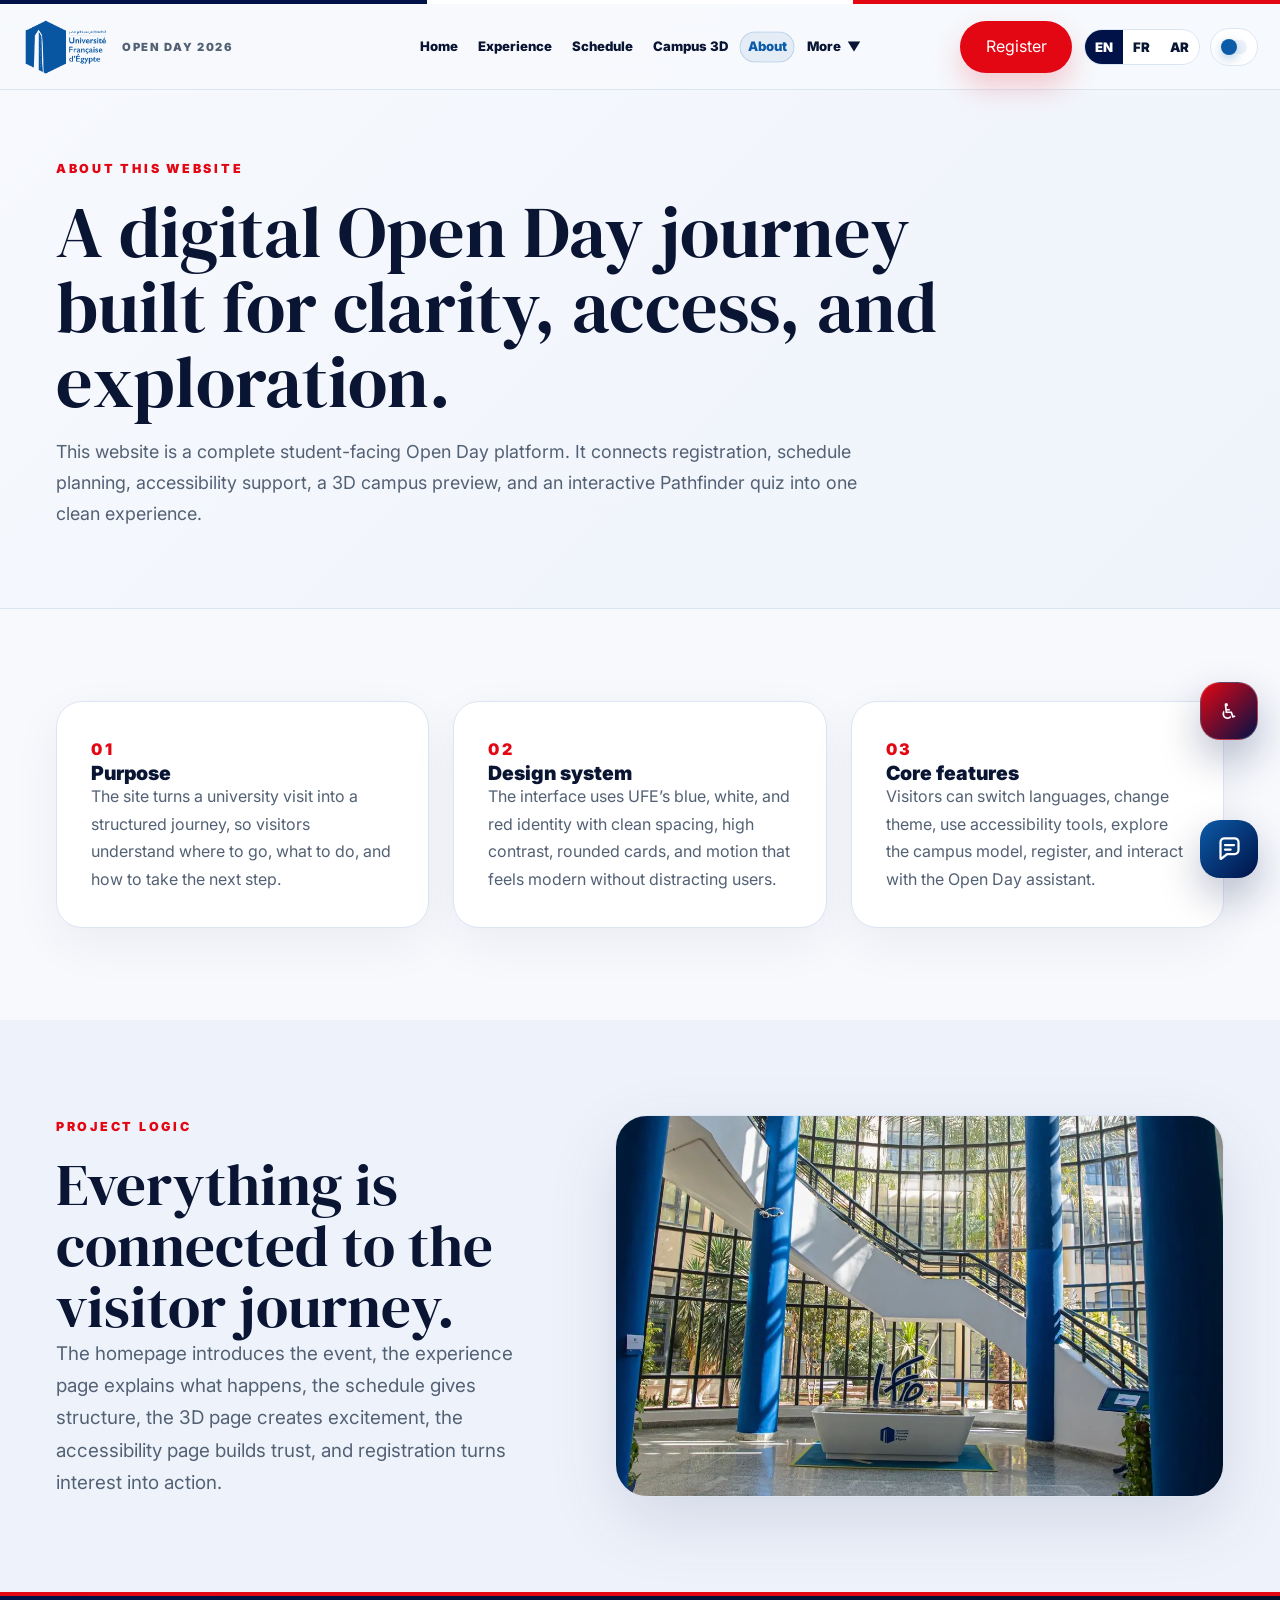
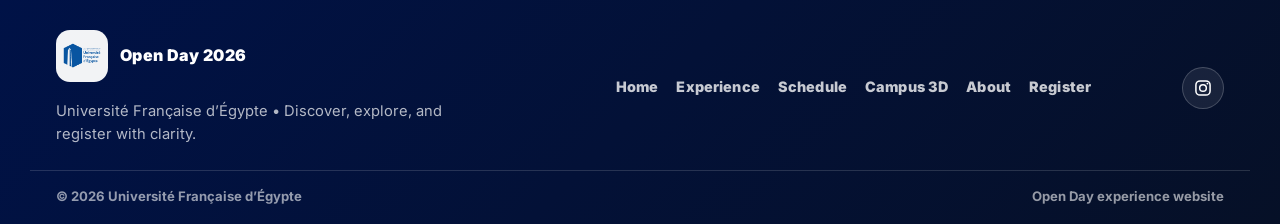
<file: pages/about.html>
<!DOCTYPE html><html lang="en"><head><meta charset="UTF-8"><meta name="viewport" content="width=device-width, initial-scale=1.0"><title>About the Website — UFE Open Day 2026</title><link rel="stylesheet" href="../styles/main.css"></head><body><a class="skip-link" href="#main">Skip to content</a>
<div class="tricolor-bar"></div>
<nav class="nav" id="mainNav"><div class="container nav-inner">
<a href="../index.html" class="nav-logo"><img class="logo-img" src="../visuals/UFE_Logo_Blue.png" alt="UFE Logo"><span class="logo-sub" data-i18n="openDay">Open Day 2026</span></a>
<button class="nav-toggle" id="navToggle" aria-label="Toggle navigation"><span></span><span></span><span></span></button>
<div class="nav-links" id="navLinks">
<a href="../index.html" data-i18n="home">Home</a>
<a href="../pages/majors.html" data-i18n="experience">Experience</a>
<a href="../pages/schedule.html" data-i18n="schedule">Schedule</a>
<a href="../pages/campus3d.html" data-i18n="campus">Campus 3D</a>
<a href="../pages/about.html" data-i18n="about">About</a>
<div class="dropdown"><button class="menu-btn" type="button"><span data-i18n="menu">More</span> ▼</button><div class="dropdown-panel">
<a href="../pages/accessibility.html" data-i18n="accessibility">Accessibility</a>
<a href="../pages/quiz.html" data-i18n="quiz">Quiz</a>
<a href="../pages/admin.html">Admin</a>
<button id="accessToggle" type="button" data-i18n="access">Accessibility Tools</button>
</div></div>
</div>
            <div class="nav-actions">
<a href="../pages/register.html" class="nav-cta" data-i18n="register">Register</a>
<div class="nav-controls"><div class="lang-switcher"><button data-lang="en">EN</button><button data-lang="fr">FR</button><button data-lang="ar">AR</button></div><button class="theme-toggle" id="themeToggle" type="button" aria-label="Dark mode"></button></div></div></div></nav><main id="main"><header class="page-hero"><div class="container"><span class="eyebrow t" data-en="About this website" data-fr="À propos de ce site" data-ar="عن هذا الموقع">About this website</span><h1 class="t" data-en="A digital Open Day journey built for clarity, access, and exploration." data-fr="Un parcours digital pour la clarté, l’accès et l’exploration." data-ar="رحلة رقمية لليوم المفتوح مبنية للوضوح والإتاحة والاستكشاف.">A digital Open Day journey built for clarity, access, and exploration.</h1><p class="t" data-en="This website is a complete student-facing Open Day platform. It connects registration, schedule planning, accessibility support, a 3D campus preview, and an interactive Pathfinder quiz into one clean experience." data-fr="Ce site est une plateforme complète pour l’Open Day. Il relie l’inscription, le programme, l’accessibilité, l’aperçu 3D du campus et le quiz Pathfinder dans une expérience claire." data-ar="هذا الموقع منصة كاملة موجهة للطلاب في اليوم المفتوح. يجمع بين التسجيل والجدول ودعم الإتاحة ومعاينة الحرم ثلاثي الأبعاد واختبار باثفايندر في تجربة واحدة واضحة.">This website is a complete student-facing Open Day platform. It connects registration, schedule planning, accessibility support, a 3D campus preview, and an interactive Pathfinder quiz into one clean experience.</p></div></header><section class="section"><div class="container grid-3"><article class="card fade-up"><span class="num">01</span><h3 class="t" data-en="Purpose" data-fr="Objectif" data-ar="الهدف">Purpose</h3><p class="t" data-en="The site turns a university visit into a structured journey, so visitors understand where to go, what to do, and how to take the next step." data-fr="Le site transforme la visite en parcours structuré afin que les visiteurs sachent où aller, quoi faire et quelle étape suivre." data-ar="يحول الموقع الزيارة الجامعية إلى رحلة منظمة حتى يعرف الزوار أين يذهبون وماذا يفعلون وما هي الخطوة التالية.">The site turns a university visit into a structured journey, so visitors understand where to go, what to do, and how to take the next step.</p></article><article class="card fade-up"><span class="num">02</span><h3 class="t" data-en="Design system" data-fr="Système visuel" data-ar="النظام البصري">Design system</h3><p class="t" data-en="The interface uses UFE’s blue, white, and red identity with clean spacing, high contrast, rounded cards, and motion that feels modern without distracting users." data-fr="L’interface utilise l’identité bleu, blanc et rouge d’UFE avec des espacements propres, un contraste clair, des cartes arrondies et une animation légère." data-ar="تستخدم الواجهة هوية UFE بالأزرق والأبيض والأحمر مع مساحات نظيفة وتباين واضح وبطاقات مستديرة وحركة حديثة غير مشتتة.">The interface uses UFE’s blue, white, and red identity with clean spacing, high contrast, rounded cards, and motion that feels modern without distracting users.</p></article><article class="card fade-up"><span class="num">03</span><h3 class="t" data-en="Core features" data-fr="Fonctionnalités" data-ar="الخصائص الأساسية">Core features</h3><p class="t" data-en="Visitors can switch languages, change theme, use accessibility tools, explore the campus model, register, and interact with the Open Day assistant." data-fr="Les visiteurs peuvent changer de langue, de thème, utiliser les outils d’accessibilité, explorer le modèle 3D, s’inscrire et interagir avec l’assistant." data-ar="يمكن للزوار تغيير اللغة والمظهر واستخدام أدوات الإتاحة واستكشاف نموذج الحرم والتسجيل والتفاعل مع مساعد اليوم المفتوح.">Visitors can switch languages, change theme, use accessibility tools, explore the campus model, register, and interact with the Open Day assistant.</p></article></div></section><section class="section section-soft"><div class="container split"><div><span class="eyebrow t" data-en="Project logic" data-fr="Logique du projet" data-ar="منطق المشروع">Project logic</span><h2 class="t" data-en="Everything is connected to the visitor journey." data-fr="Tout est lié au parcours du visiteur." data-ar="كل شيء مرتبط برحلة الزائر.">Everything is connected to the visitor journey.</h2><p class="lead t" data-en="The homepage introduces the event, the experience page explains what happens, the schedule gives structure, the 3D page creates excitement, the accessibility page builds trust, and registration turns interest into action." data-fr="L’accueil présente l’événement, l’expérience explique le contenu, le programme structure la visite, la 3D crée l’intérêt, l’accessibilité construit la confiance et l’inscription transforme l’intérêt en action." data-ar="الصفحة الرئيسية تقدم الحدث، وصفحة التجربة تشرح ما سيحدث، والجدول ينظم الزيارة، وصفحة 3D تخلق الحماس، وصفحة الإتاحة تبني الثقة، والتسجيل يحول الاهتمام إلى إجراء.">The homepage introduces the event, the experience page explains what happens, the schedule gives structure, the 3D page creates excitement, the accessibility page builds trust, and registration turns interest into action.</p></div><div class="image-card"><img src="../visuals/about-hero.png" alt="UFE interior"></div></div></section></main><footer class="ufe-footer">
        <div class="container ufe-footer-inner">
            <div class="ufe-footer-brand">
                <a class="ufe-footer-logo" href="../index.html" aria-label="UFE Open Day Home">
                    <img class="ufe-footer-logo-img" src="../visuals/UFE_Logo_Blue.png" alt="UFE Logo">
                    <span class="t"
                        data-en="Open Day 2026"
                        data-fr="Open Day 2026"
                        data-ar="اليوم المفتوح 2026">Open Day 2026</span>
                </a>

                <p class="ufe-footer-copy t"
                    data-en="Université Française d’Égypte • Discover, explore, and register with clarity."
                    data-fr="Université Française d’Égypte • Découvrir, explorer et s’inscrire clairement."
                    data-ar="الجامعة الفرنسية في مصر • اكتشف، استكشف، وسجل بوضوح.">
                    Université Française d’Égypte • Discover, explore, and register with clarity.
                </p>
            </div>

            <nav class="ufe-footer-links" aria-label="Footer navigation">
                <a href="../index.html" data-i18n="home">Home</a>
                <a href="majors.html" data-i18n="experience">Experience</a>
                <a href="schedule.html" data-i18n="schedule">Schedule</a>
                <a href="campus3d.html" data-i18n="campus">Campus 3D</a>
                <a href="about.html" data-i18n="about">About</a>
                <a href="register.html" data-i18n="register">Register</a>
            </nav>

            <div class="ufe-footer-social">
                <a class="ufe-instagram-icon"
                    href="https://www.instagram.com/ufe_fans?igsh=b2RvZDdsczBjNmdx&utm_source=qr"
                    target="_blank"
                    rel="noopener noreferrer"
                    aria-label="Open UFE Instagram profile">
                    <svg viewBox="0 0 24 24" fill="none" aria-hidden="true">
                        <rect x="3.5" y="3.5" width="17" height="17" rx="5" stroke="currentColor" stroke-width="1.8"></rect>
                        <circle cx="12" cy="12" r="4" stroke="currentColor" stroke-width="1.8"></circle>
                        <circle cx="17.3" cy="6.7" r="1.1" fill="currentColor"></circle>
                    </svg>
                </a>
            </div>
        </div>

        <div class="container ufe-footer-bottom">
            <span class="t"
                data-en="© 2026 Université Française d’Égypte"
                data-fr="© 2026 Université Française d’Égypte"
                data-ar="© 2026 الجامعة الفرنسية في مصر">
                © 2026 Université Française d’Égypte
            </span>
            <span class="t"
                data-en="Open Day experience website"
                data-fr="Site de l’expérience Open Day"
                data-ar="موقع تجربة اليوم المفتوح">
                Open Day experience website
            </span>
        </div>
    </footer>
<div class="access-panel" id="accessPanel"><button id="largeTextBtn" data-i18n="largeText">A+ Large Text</button><button id="contrastBtn" data-i18n="contrast">High Contrast</button><button id="motionBtn" data-i18n="motion">Reduce Motion</button><button id="readPageBtn" data-i18n="read">Read Page Aloud</button><button id="stopSpeechBtn" data-i18n="stop">Stop Speech</button></div>
<div class="chatbot" id="ufeChatbot"><button class="chatbot-launch" aria-label="Open chatbot"><svg viewBox="0 0 24 24" fill="none" aria-hidden="true"><path d="M4 5.5A3.5 3.5 0 0 1 7.5 2h9A3.5 3.5 0 0 1 20 5.5v7A3.5 3.5 0 0 1 16.5 16H10l-5.2 4.1c-.33.26-.8.02-.8-.4V5.5Z" stroke="currentColor" stroke-width="2" stroke-linejoin="round"/><path d="M8 8h8M8 12h5" stroke="currentColor" stroke-width="2" stroke-linecap="round"/></svg></button><div class="chatbot-panel"><div class="chatbot-head"><strong class="chatbot-title">UFE Assistant</strong><button class="chatbot-close" type="button">×</button></div><div class="chatbot-messages"><div class="bot-msg" data-fixed="hello">Hi! Ask me about Open Day.</div></div><form class="chatbot-form"><input aria-label="Chat message"><button type="submit">Send</button></form></div></div>
<script src="../js/data.js"></script><script src="../js/main.js"></script></body></html>
</file>
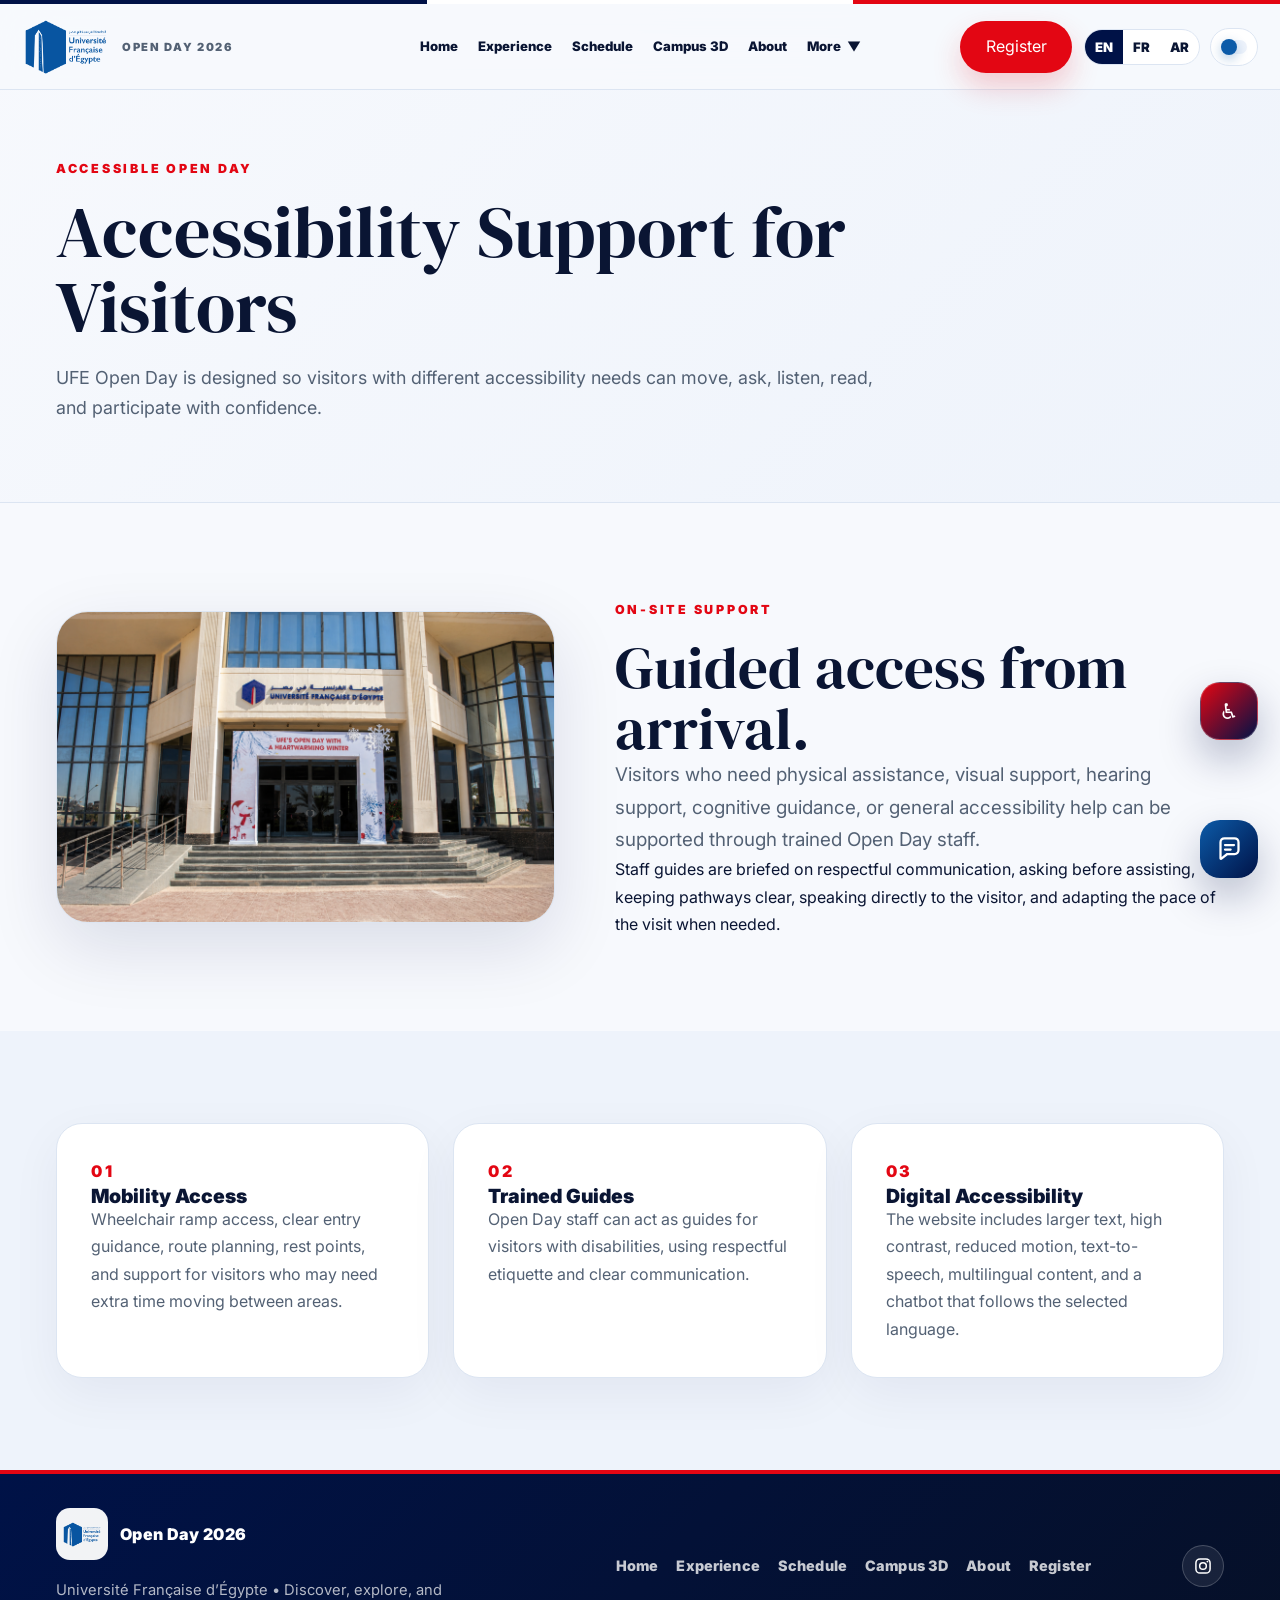
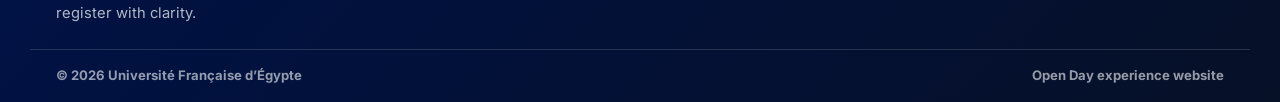
<file: pages/accessibility.html>
<!DOCTYPE html><html lang="en"><head><meta charset="UTF-8"><meta name="viewport" content="width=device-width, initial-scale=1.0"><title>Accessibility — UFE Open Day 2026</title><link rel="stylesheet" href="../styles/main.css"></head><body><a class="skip-link" href="#main">Skip to content</a>
<div class="tricolor-bar"></div>
<nav class="nav" id="mainNav"><div class="container nav-inner">
<a href="../index.html" class="nav-logo"><img class="logo-img" src="../visuals/UFE_Logo_Blue.png" alt="UFE Logo"><span class="logo-sub" data-i18n="openDay">Open Day 2026</span></a>
<button class="nav-toggle" id="navToggle" aria-label="Toggle navigation"><span></span><span></span><span></span></button>
<div class="nav-links" id="navLinks">
<a href="../index.html" data-i18n="home">Home</a>
<a href="../pages/majors.html" data-i18n="experience">Experience</a>
<a href="../pages/schedule.html" data-i18n="schedule">Schedule</a>
<a href="../pages/campus3d.html" data-i18n="campus">Campus 3D</a>
<a href="../pages/about.html" data-i18n="about">About</a>
<div class="dropdown"><button class="menu-btn" type="button"><span data-i18n="menu">More</span> ▼</button><div class="dropdown-panel">
<a href="../pages/accessibility.html" data-i18n="accessibility">Accessibility</a>
<a href="../pages/quiz.html" data-i18n="quiz">Quiz</a>
<a href="../pages/admin.html">Admin</a>
<button id="accessToggle" type="button" data-i18n="access">Accessibility Tools</button>
</div></div>
</div>
            <div class="nav-actions">
<a href="../pages/register.html" class="nav-cta" data-i18n="register">Register</a>
<div class="nav-controls"><div class="lang-switcher"><button data-lang="en">EN</button><button data-lang="fr">FR</button><button data-lang="ar">AR</button></div><button class="theme-toggle" id="themeToggle" type="button" aria-label="Dark mode"></button></div></div></div></nav><main id="main"><header class="page-hero"><div class="container"><span class="eyebrow t" data-en="Accessible Open Day" data-fr="Open Day accessible" data-ar="يوم مفتوح متاح للجميع">Accessible Open Day</span><h1 class="t" data-en="Accessibility Support for Visitors" data-fr="Accompagnement accessibilité pour les visiteurs" data-ar="دعم الإتاحة للزوار">Accessibility Support for Visitors</h1><p class="t" data-en="UFE Open Day is designed so visitors with different accessibility needs can move, ask, listen, read, and participate with confidence." data-fr="L’Open Day UFE est conçu pour que les visiteurs ayant différents besoins puissent se déplacer, demander, écouter, lire et participer en confiance." data-ar="تم تصميم اليوم المفتوح في UFE حتى يتمكن الزوار ذوو الاحتياجات المختلفة من الحركة والسؤال والاستماع والقراءة والمشاركة بثقة.">UFE Open Day is designed so visitors with different accessibility needs can move, ask, listen, read, and participate with confidence.</p></div></header><section class="section"><div class="container split"><div class="image-card"><img src="../visuals/accessibility-ramp.png" alt="Wheelchair ramp at UFE entrance"></div><div><span class="eyebrow t" data-en="On-site support" data-fr="Soutien sur place" data-ar="دعم داخل الموقع">On-site support</span><h2 class="t" data-en="Guided access from arrival." data-fr="Un accès guidé dès l’arrivée." data-ar="إتاحة موجهة منذ لحظة الوصول.">Guided access from arrival.</h2><p class="lead t" data-en="Visitors who need physical assistance, visual support, hearing support, cognitive guidance, or general accessibility help can be supported through trained Open Day staff." data-fr="Les visiteurs ayant besoin d’assistance physique, visuelle, auditive, cognitive ou générale peuvent être accompagnés par une équipe formée." data-ar="يمكن دعم الزوار الذين يحتاجون إلى مساعدة حركية أو بصرية أو سمعية أو إرشاد معرفي أو دعم عام من خلال فريق مدرب لليوم المفتوح.">Visitors who need physical assistance, visual support, hearing support, cognitive guidance, or general accessibility help can be supported through trained Open Day staff.</p><p class="t" data-en="Staff guides are briefed on respectful communication, asking before assisting, keeping pathways clear, speaking directly to the visitor, and adapting the pace of the visit when needed." data-fr="Les guides sont formés à communiquer avec respect, demander avant d’aider, garder les passages libres, parler directement au visiteur et adapter le rythme si nécessaire." data-ar="يتم تدريب المرشدين على التواصل باحترام، والسؤال قبل تقديم المساعدة، وإبقاء الممرات واضحة، والتحدث مباشرة مع الزائر، وتعديل سرعة الجولة عند الحاجة.">Staff guides are briefed on respectful communication, asking before assisting, keeping pathways clear, speaking directly to the visitor, and adapting the pace of the visit when needed.</p></div></div></section><section class="section section-soft"><div class="container grid-3"><article class="card fade-up"><span class="num">01</span><h3 class="t" data-en="Mobility Access" data-fr="Accès mobilité" data-ar="إتاحة الحركة">Mobility Access</h3><p class="t" data-en="Wheelchair ramp access, clear entry guidance, route planning, rest points, and support for visitors who may need extra time moving between areas." data-fr="Rampes, orientation claire, itinéraires, points de repos et soutien pour les visiteurs qui ont besoin de plus de temps." data-ar="منحدرات للكراسي المتحركة، إرشاد واضح للدخول، تخطيط للمسار، نقاط راحة، ودعم للزوار الذين يحتاجون وقتًا إضافيًا.">Wheelchair ramp access, clear entry guidance, route planning, rest points, and support for visitors who may need extra time moving between areas.</p></article><article class="card fade-up"><span class="num">02</span><h3 class="t" data-en="Trained Guides" data-fr="Guides formés" data-ar="مرشدون مدربون">Trained Guides</h3><p class="t" data-en="Open Day staff can act as guides for visitors with disabilities, using respectful etiquette and clear communication." data-fr="L’équipe Open Day peut guider les visiteurs en situation de handicap avec respect et communication claire." data-ar="يمكن لفريق اليوم المفتوح مرافقة الزوار ذوي الإعاقة بأسلوب محترم وتواصل واضح.">Open Day staff can act as guides for visitors with disabilities, using respectful etiquette and clear communication.</p></article><article class="card fade-up"><span class="num">03</span><h3 class="t" data-en="Digital Accessibility" data-fr="Accessibilité digitale" data-ar="الإتاحة الرقمية">Digital Accessibility</h3><p class="t" data-en="The website includes larger text, high contrast, reduced motion, text-to-speech, multilingual content, and a chatbot that follows the selected language." data-fr="Le site inclut grand texte, contraste élevé, mouvement réduit, synthèse vocale, contenu multilingue et chatbot lié à la langue choisie." data-ar="يتضمن الموقع تكبير النص والتباين العالي وتقليل الحركة والقراءة الصوتية والمحتوى متعدد اللغات وروبوت محادثة يتبع اللغة المختارة.">The website includes larger text, high contrast, reduced motion, text-to-speech, multilingual content, and a chatbot that follows the selected language.</p></article></div></section></main><footer class="ufe-footer">
        <div class="container ufe-footer-inner">
            <div class="ufe-footer-brand">
                <a class="ufe-footer-logo" href="../index.html" aria-label="UFE Open Day Home">
                    <img class="ufe-footer-logo-img" src="../visuals/UFE_Logo_Blue.png" alt="UFE Logo">
                    <span class="t"
                        data-en="Open Day 2026"
                        data-fr="Open Day 2026"
                        data-ar="اليوم المفتوح 2026">Open Day 2026</span>
                </a>

                <p class="ufe-footer-copy t"
                    data-en="Université Française d’Égypte • Discover, explore, and register with clarity."
                    data-fr="Université Française d’Égypte • Découvrir, explorer et s’inscrire clairement."
                    data-ar="الجامعة الفرنسية في مصر • اكتشف، استكشف، وسجل بوضوح.">
                    Université Française d’Égypte • Discover, explore, and register with clarity.
                </p>
            </div>

            <nav class="ufe-footer-links" aria-label="Footer navigation">
                <a href="../index.html" data-i18n="home">Home</a>
                <a href="majors.html" data-i18n="experience">Experience</a>
                <a href="schedule.html" data-i18n="schedule">Schedule</a>
                <a href="campus3d.html" data-i18n="campus">Campus 3D</a>
                <a href="about.html" data-i18n="about">About</a>
                <a href="register.html" data-i18n="register">Register</a>
            </nav>

            <div class="ufe-footer-social">
                <a class="ufe-instagram-icon"
                    href="https://www.instagram.com/ufe_fans?igsh=b2RvZDdsczBjNmdx&utm_source=qr"
                    target="_blank"
                    rel="noopener noreferrer"
                    aria-label="Open UFE Instagram profile">
                    <svg viewBox="0 0 24 24" fill="none" aria-hidden="true">
                        <rect x="3.5" y="3.5" width="17" height="17" rx="5" stroke="currentColor" stroke-width="1.8"></rect>
                        <circle cx="12" cy="12" r="4" stroke="currentColor" stroke-width="1.8"></circle>
                        <circle cx="17.3" cy="6.7" r="1.1" fill="currentColor"></circle>
                    </svg>
                </a>
            </div>
        </div>

        <div class="container ufe-footer-bottom">
            <span class="t"
                data-en="© 2026 Université Française d’Égypte"
                data-fr="© 2026 Université Française d’Égypte"
                data-ar="© 2026 الجامعة الفرنسية في مصر">
                © 2026 Université Française d’Égypte
            </span>
            <span class="t"
                data-en="Open Day experience website"
                data-fr="Site de l’expérience Open Day"
                data-ar="موقع تجربة اليوم المفتوح">
                Open Day experience website
            </span>
        </div>
    </footer>
<div class="access-panel" id="accessPanel"><button id="largeTextBtn" data-i18n="largeText">A+ Large Text</button><button id="contrastBtn" data-i18n="contrast">High Contrast</button><button id="motionBtn" data-i18n="motion">Reduce Motion</button><button id="readPageBtn" data-i18n="read">Read Page Aloud</button><button id="stopSpeechBtn" data-i18n="stop">Stop Speech</button></div>
<div class="chatbot" id="ufeChatbot"><button class="chatbot-launch" aria-label="Open chatbot"><svg viewBox="0 0 24 24" fill="none" aria-hidden="true"><path d="M4 5.5A3.5 3.5 0 0 1 7.5 2h9A3.5 3.5 0 0 1 20 5.5v7A3.5 3.5 0 0 1 16.5 16H10l-5.2 4.1c-.33.26-.8.02-.8-.4V5.5Z" stroke="currentColor" stroke-width="2" stroke-linejoin="round"/><path d="M8 8h8M8 12h5" stroke="currentColor" stroke-width="2" stroke-linecap="round"/></svg></button><div class="chatbot-panel"><div class="chatbot-head"><strong class="chatbot-title">UFE Assistant</strong><button class="chatbot-close" type="button">×</button></div><div class="chatbot-messages"><div class="bot-msg" data-fixed="hello">Hi! Ask me about Open Day.</div></div><form class="chatbot-form"><input aria-label="Chat message"><button type="submit">Send</button></form></div></div>
<script src="../js/data.js"></script><script src="../js/main.js"></script></body></html>
</file>
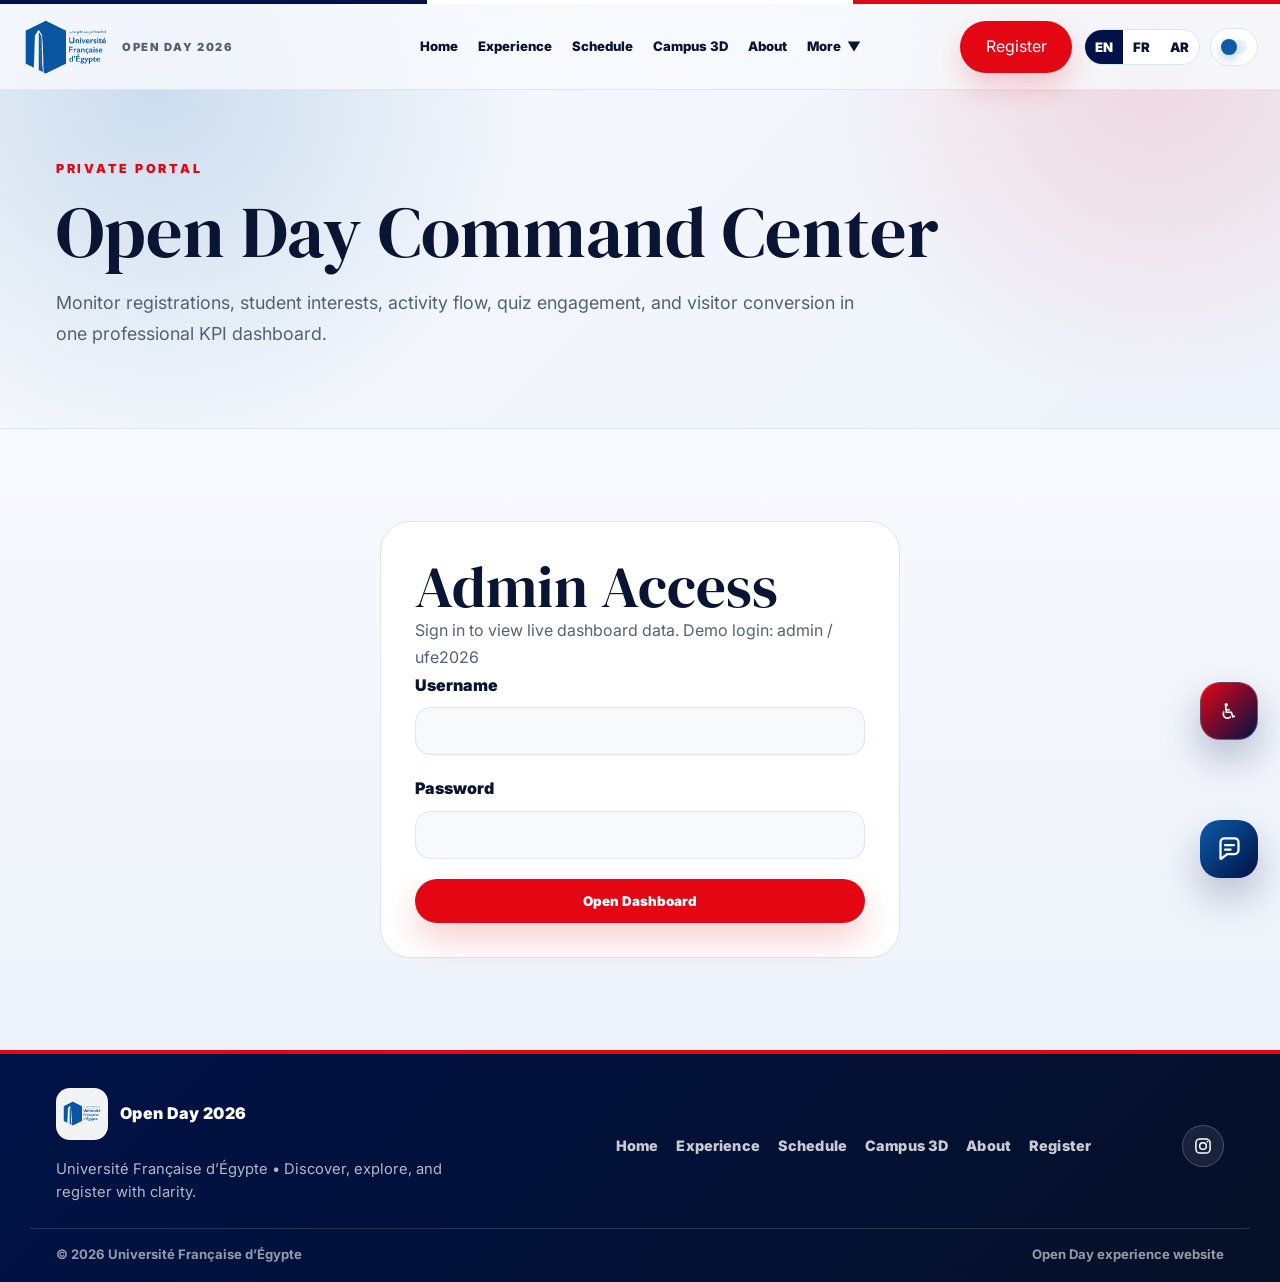
<file: pages/admin.html>
<!DOCTYPE html>
<html lang="en">
<head>
    <meta charset="UTF-8">
    <meta name="viewport" content="width=device-width, initial-scale=1.0">
    <title>Admin Dashboard — UFE Open Day 2026</title>
    <link rel="stylesheet" href="../styles/main.css">
</head>
<body>
<a class="skip-link" href="#main">Skip to content</a>
<div class="tricolor-bar"></div>
<nav class="nav" id="mainNav">
    <div class="container nav-inner">
        <a href="../index.html" class="nav-logo">
            <img class="logo-img" src="../visuals/UFE_Logo_Blue.png" alt="UFE Logo">
            <span class="logo-sub" data-i18n="openDay">Open Day 2026</span>
        </a>
        <button class="nav-toggle" id="navToggle" aria-label="Toggle navigation"><span></span><span></span><span></span></button>
        <div class="nav-links" id="navLinks">
            <a href="../index.html" data-i18n="home">Home</a>
            <a href="../pages/majors.html" data-i18n="experience">Experience</a>
            <a href="../pages/schedule.html" data-i18n="schedule">Schedule</a>
            <a href="../pages/campus3d.html" data-i18n="campus">Campus 3D</a>
            <a href="../pages/about.html" data-i18n="about">About</a>
            <div class="dropdown">
                <button class="menu-btn" type="button"><span data-i18n="menu">More</span> ▼</button>
                <div class="dropdown-panel">
                    <a href="../pages/accessibility.html" data-i18n="accessibility">Accessibility</a>
                    <a href="../pages/quiz.html" data-i18n="quiz">Quiz</a>
                    <a href="../pages/admin.html">Admin</a>
                    <button id="accessToggle" type="button" data-i18n="access">Accessibility Tools</button>
                </div>
            </div>
        </div>
        <div class="nav-actions">
            <a href="../pages/register.html" class="nav-cta" data-i18n="register">Register</a>
            <div class="nav-controls">
                <div class="lang-switcher"><button data-lang="en">EN</button><button data-lang="fr">FR</button><button data-lang="ar">AR</button></div>
                <button class="theme-toggle" id="themeToggle" type="button" aria-label="Dark mode"></button>
            </div>
        </div>
    </div>
</nav>

<main id="main">
    <header class="page-hero admin-page-hero">
        <div class="container">
            <span class="eyebrow t" data-en="Private Portal" data-fr="Portail privé" data-ar="بوابة خاصة">Private Portal</span>
            <h1 class="t" data-en="Open Day Command Center" data-fr="Centre de contrôle Open Day" data-ar="مركز إدارة اليوم المفتوح">Open Day Command Center</h1>
            <p class="t" data-en="Monitor registrations, student interests, activity flow, quiz engagement, and visitor conversion in one professional KPI dashboard." data-fr="Suivez inscriptions, intérêts étudiants, activité, quiz et conversion dans un tableau KPI professionnel." data-ar="تابع التسجيلات واهتمامات الطلاب وحركة التفاعل ونتائج الاختبار ومعدل التحويل من خلال لوحة مؤشرات احترافية واحدة.">Monitor registrations, student interests, activity flow, quiz engagement, and visitor conversion in one professional KPI dashboard.</p>
        </div>
    </header>

    <section class="section admin-section">
        <div class="container">
            <div class="admin-login" id="adminLogin">
                <h2 class="t" data-en="Admin Access" data-fr="Accès Admin" data-ar="دخول الإدارة">Admin Access</h2>
                <p class="muted t" data-en="Sign in to view live dashboard data. Demo login: admin / ufe2026" data-fr="Connectez-vous pour voir les données. Démo : admin / ufe2026" data-ar="سجل الدخول لعرض بيانات اللوحة. الدخول التجريبي: admin / ufe2026">Sign in to view live dashboard data. Demo login: admin / ufe2026</p>
                <p id="adminError" style="color:var(--red);font-weight:900"></p>
                <form id="adminLoginForm">
                    <div class="form-group"><label class="form-label t" data-en="Username" data-fr="Nom d’utilisateur" data-ar="اسم المستخدم">Username</label><input class="form-input" name="username" required></div>
                    <div class="form-group"><label class="form-label t" data-en="Password" data-fr="Mot de passe" data-ar="كلمة المرور">Password</label><input class="form-input" type="password" name="password" required></div>
                    <button class="btn btn-primary t" style="width:100%" data-en="Open Dashboard" data-fr="Ouvrir le tableau" data-ar="فتح لوحة التحكم">Open Dashboard</button>
                </form>
            </div>

            <div class="admin-dashboard admin-pro-shell" id="adminDashboard">
                <div class="admin-command-top">
                    <div>
                        <span class="admin-live-pill"><span></span> LIVE KPI VIEW</span>
                        <h2 class="t" data-en="Executive Performance Dashboard" data-fr="Tableau de performance" data-ar="لوحة الأداء التنفيذية">Executive Performance Dashboard</h2>
                        <p class="muted t" data-en="Built from browser localStorage for the demo site. When no live entries exist, the dashboard displays a clean sample preview so the interface still looks complete." data-fr="Données issues du localStorage du navigateur. Sans données, un aperçu démo est affiché." data-ar="تعتمد اللوحة على بيانات localStorage في المتصفح. عند عدم وجود بيانات فعلية، تظهر بيانات تجريبية منظمة لعرض شكل اللوحة الكامل.">Built from browser localStorage for the demo site. When no live entries exist, the dashboard displays a clean sample preview so the interface still looks complete.</p>
                    </div>
                    <div class="admin-command-actions">
                        <span id="adminKpiUpdated">Updated now</span>
                        <button class="admin-export-btn" id="adminExportCsv" type="button">Export CSV</button>
                    </div>
                </div>

                <div class="admin-kpi-grid">
                    <article class="admin-kpi-card"><span>Total Registrations</span><strong id="adminTotal">0</strong><small id="adminTotalDelta">Across all submitted forms</small></article>
                    <article class="admin-kpi-card"><span>Today</span><strong id="adminToday">0</strong><small>Same-day registrations</small></article>
                    <article class="admin-kpi-card"><span>Interactions</span><strong id="adminInteractions">0</strong><small>Clicks and page views</small></article>
                    <article class="admin-kpi-card"><span>Quiz Souvenirs</span><strong id="adminQuiz">0</strong><small>Completed quiz results</small></article>
                    <article class="admin-kpi-card"><span>Conversion Rate</span><strong id="adminConversion">0%</strong><small>Registration vs. page views</small></article>
                    <article class="admin-kpi-card"><span>Engagement Score</span><strong id="adminAvgEngagement">0</strong><small>Interactions per registration</small></article>
                </div>

                <div class="admin-chart-grid">
                    <section class="admin-panel admin-panel-large">
                        <div class="admin-panel-head"><div><h3>7-Day Registration Trend</h3><p>Daily volume of submitted forms.</p></div><span class="admin-tag">Admissions</span></div>
                        <div class="admin-bars" id="adminTrendBars"></div>
                    </section>
                    <section class="admin-panel">
                        <div class="admin-panel-head"><div><h3>Open Day Funnel</h3><p>From awareness to action.</p></div><span class="admin-tag">Journey</span></div>
                        <div class="admin-funnel" id="adminFunnel"></div>
                    </section>
                    <section class="admin-panel">
                        <div class="admin-panel-head"><div><h3>Major Interest</h3><p>Preferred paths from registration.</p></div><span class="admin-tag">Demand</span></div>
                        <div class="admin-horizontal-bars" id="adminMajorChart"></div>
                    </section>
                    <section class="admin-panel admin-panel-large">
                        <div class="admin-panel-head"><div><h3>Page Engagement</h3><p>Which pages visitors interact with most.</p></div><span class="admin-tag">UX</span></div>
                        <div class="admin-horizontal-bars page-bars" id="adminPageChart"></div>
                    </section>
                </div>

                <div class="admin-table-panel">
                    <div class="admin-panel-head"><div><h3>Registered Users</h3><p>Latest form submissions and preferred academic paths.</p></div><span class="admin-tag" id="adminDataMode">Live data</span></div>
                    <div style="overflow:auto"><table class="admin-table admin-pro-table"><thead><tr><th>Name</th><th>Email</th><th>Major</th><th>City</th><th>Date</th><th>Status</th></tr></thead><tbody id="adminTableBody"></tbody></table></div>
                </div>
            </div>
        </div>
    </section>
</main>

<footer class="ufe-footer">
    <div class="container ufe-footer-inner">
        <div class="ufe-footer-brand">
            <a class="ufe-footer-logo" href="../index.html" aria-label="UFE Open Day Home"><img class="ufe-footer-logo-img" src="../visuals/UFE_Logo_Blue.png" alt="UFE Logo"><span class="t" data-en="Open Day 2026" data-fr="Open Day 2026" data-ar="اليوم المفتوح 2026">Open Day 2026</span></a>
            <p class="ufe-footer-copy t" data-en="Université Française d’Égypte • Discover, explore, and register with clarity." data-fr="Université Française d’Égypte • Découvrir, explorer et s’inscrire clairement." data-ar="الجامعة الفرنسية في مصر • اكتشف، استكشف، وسجل بوضوح.">Université Française d’Égypte • Discover, explore, and register with clarity.</p>
        </div>
        <nav class="ufe-footer-links" aria-label="Footer navigation">
            <a href="../index.html" data-i18n="home">Home</a><a href="majors.html" data-i18n="experience">Experience</a><a href="schedule.html" data-i18n="schedule">Schedule</a><a href="campus3d.html" data-i18n="campus">Campus 3D</a><a href="about.html" data-i18n="about">About</a><a href="register.html" data-i18n="register">Register</a>
        </nav>
        <div class="ufe-footer-social"><a class="ufe-instagram-icon" href="https://www.instagram.com/ufe_fans?igsh=b2RvZDdsczBjNmdx&utm_source=qr" target="_blank" rel="noopener noreferrer" aria-label="Open UFE Instagram profile"><svg viewBox="0 0 24 24" fill="none" aria-hidden="true"><rect x="3.5" y="3.5" width="17" height="17" rx="5" stroke="currentColor" stroke-width="1.8"></rect><circle cx="12" cy="12" r="4" stroke="currentColor" stroke-width="1.8"></circle><circle cx="17.3" cy="6.7" r="1.1" fill="currentColor"></circle></svg></a></div>
    </div>
    <div class="container ufe-footer-bottom"><span class="t" data-en="© 2026 Université Française d’Égypte" data-fr="© 2026 Université Française d’Égypte" data-ar="© 2026 الجامعة الفرنسية في مصر">© 2026 Université Française d’Égypte</span><span class="t" data-en="Open Day experience website" data-fr="Site de l’expérience Open Day" data-ar="موقع تجربة اليوم المفتوح">Open Day experience website</span></div>
</footer>

<div class="access-panel" id="accessPanel"><button id="largeTextBtn" data-i18n="largeText">A+ Large Text</button><button id="contrastBtn" data-i18n="contrast">High Contrast</button><button id="motionBtn" data-i18n="motion">Reduce Motion</button><button id="readPageBtn" data-i18n="read">Read Page Aloud</button><button id="stopSpeechBtn" data-i18n="stop">Stop Speech</button></div>
<div class="chatbot" id="ufeChatbot"><button class="chatbot-launch" aria-label="Open chatbot"><svg viewBox="0 0 24 24" fill="none" aria-hidden="true"><path d="M4 5.5A3.5 3.5 0 0 1 7.5 2h9A3.5 3.5 0 0 1 20 5.5v7A3.5 3.5 0 0 1 16.5 16H10l-5.2 4.1c-.33.26-.8.02-.8-.4V5.5Z" stroke="currentColor" stroke-width="2" stroke-linejoin="round"/><path d="M8 8h8M8 12h5" stroke="currentColor" stroke-width="2" stroke-linecap="round"/></svg></button><div class="chatbot-panel"><div class="chatbot-head"><strong class="chatbot-title">UFE Assistant</strong><button class="chatbot-close" type="button">×</button></div><div class="chatbot-messages"><div class="bot-msg" data-fixed="hello">Hi! Ask me about Open Day.</div></div><form class="chatbot-form"><input aria-label="Chat message"><button type="submit">Send</button></form></div></div>
<script src="../js/data.js"></script><script src="../js/main.js"></script>
</body>
</html>
</file>
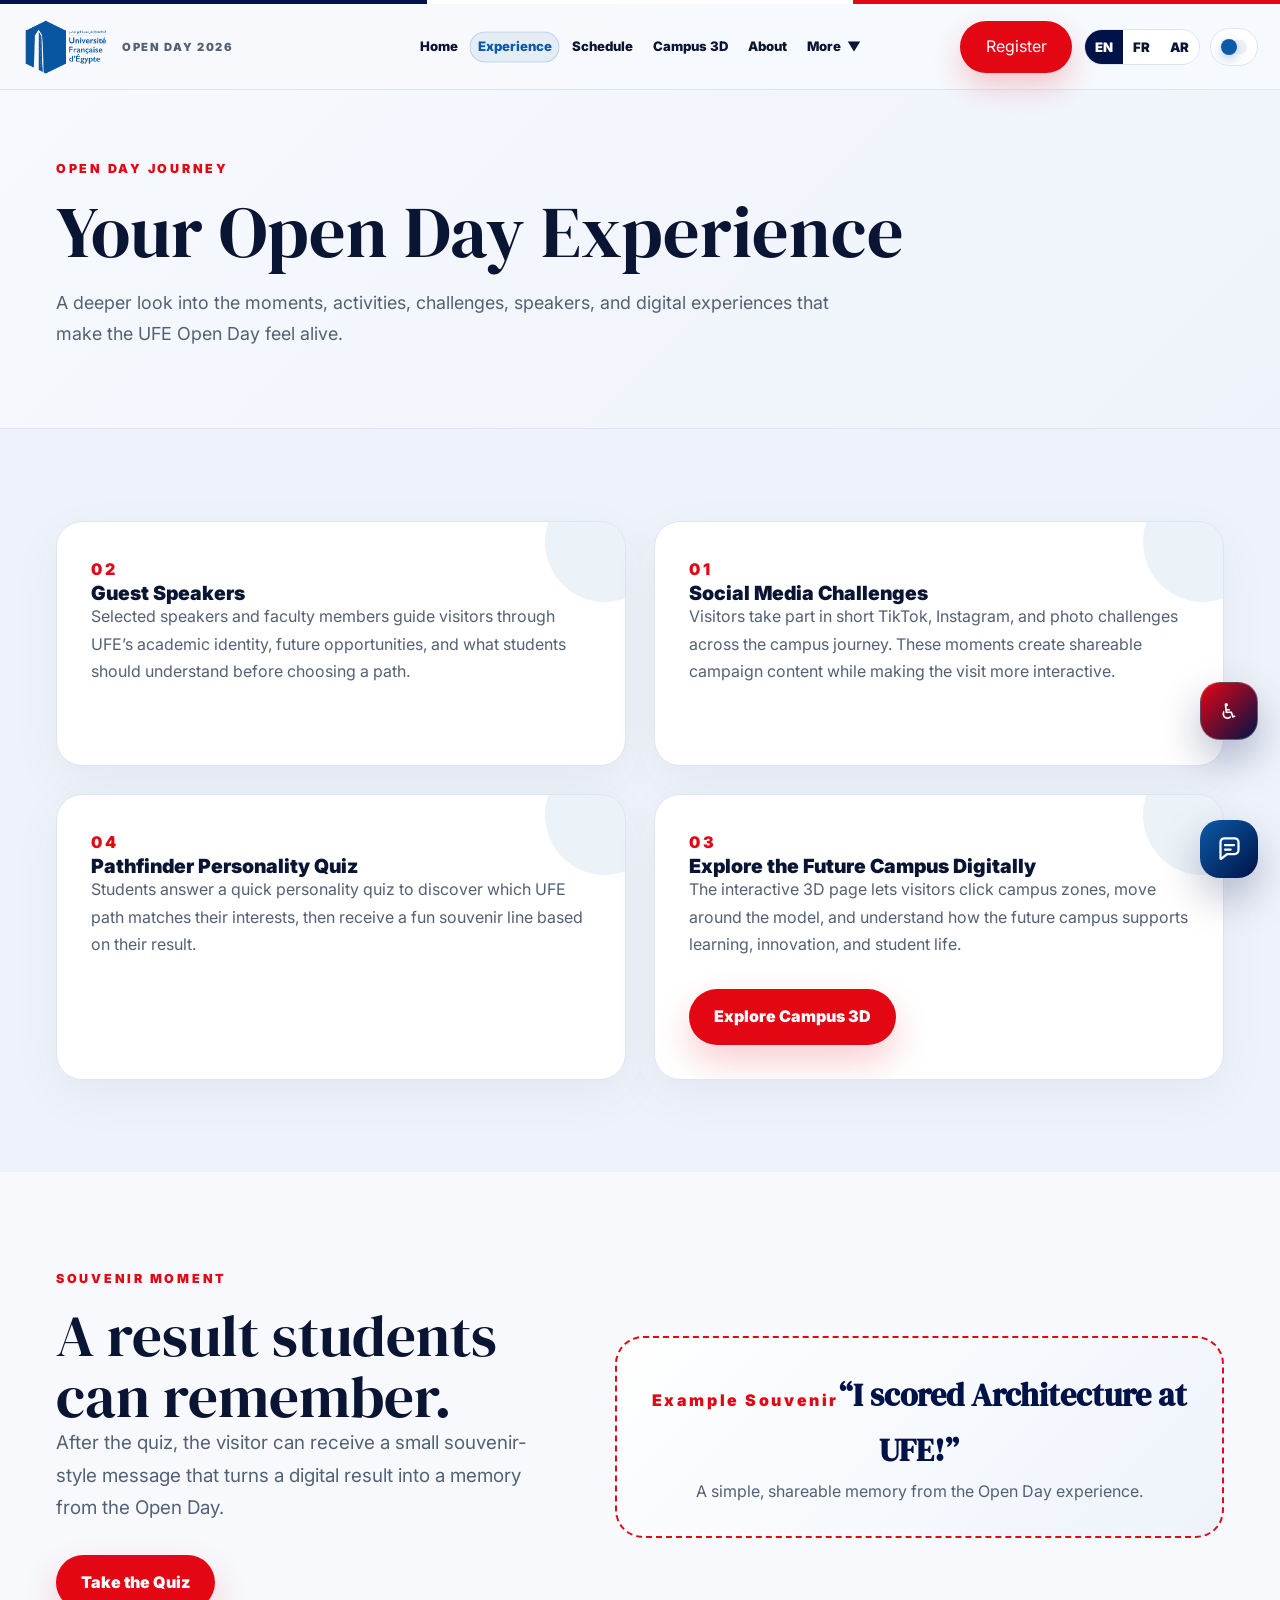
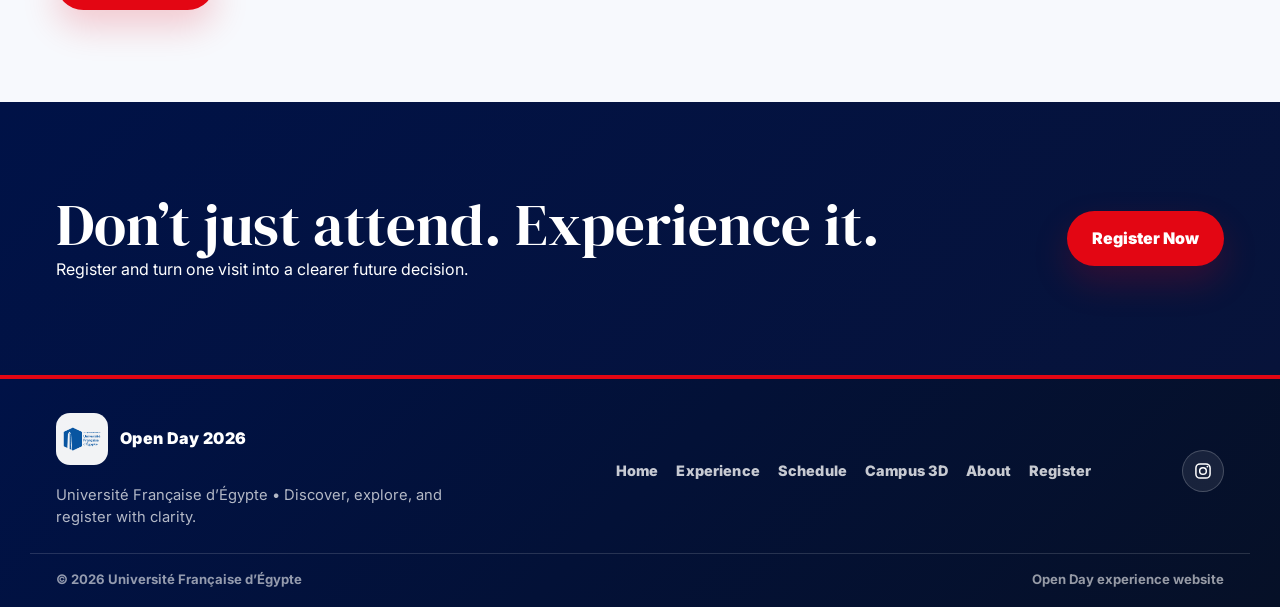
<file: pages/majors.html>
<!DOCTYPE html><html lang="en"><head><meta charset="UTF-8"><meta name="viewport" content="width=device-width, initial-scale=1.0"><title>Experience — UFE Open Day 2026</title><link rel="stylesheet" href="../styles/main.css"></head><body><a class="skip-link" href="#main">Skip to content</a>
<div class="tricolor-bar"></div>
<nav class="nav" id="mainNav"><div class="container nav-inner">
<a href="../index.html" class="nav-logo"><img class="logo-img" src="../visuals/UFE_Logo_Blue.png" alt="UFE Logo"><span class="logo-sub" data-i18n="openDay">Open Day 2026</span></a>
<button class="nav-toggle" id="navToggle" aria-label="Toggle navigation"><span></span><span></span><span></span></button>
<div class="nav-links" id="navLinks">
<a href="../index.html" data-i18n="home">Home</a>
<a href="../pages/majors.html" data-i18n="experience">Experience</a>
<a href="../pages/schedule.html" data-i18n="schedule">Schedule</a>
<a href="../pages/campus3d.html" data-i18n="campus">Campus 3D</a>
<a href="../pages/about.html" data-i18n="about">About</a>
<div class="dropdown"><button class="menu-btn" type="button"><span data-i18n="menu">More</span> ▼</button><div class="dropdown-panel">
<a href="../pages/accessibility.html" data-i18n="accessibility">Accessibility</a>
<a href="../pages/quiz.html" data-i18n="quiz">Quiz</a>
<a href="../pages/admin.html">Admin</a>
<button id="accessToggle" type="button" data-i18n="access">Accessibility Tools</button>
</div></div>
</div>
            <div class="nav-actions">
<a href="../pages/register.html" class="nav-cta" data-i18n="register">Register</a>
<div class="nav-controls"><div class="lang-switcher"><button data-lang="en">EN</button><button data-lang="fr">FR</button><button data-lang="ar">AR</button></div><button class="theme-toggle" id="themeToggle" type="button" aria-label="Dark mode"></button></div></div></div></nav><main id="main"><header class="page-hero"><div class="container"><span class="eyebrow t" data-en="Open Day Journey" data-fr="Parcours Open Day" data-ar="رحلة اليوم المفتوح">Open Day Journey</span><h1 class="t" data-en="Your Open Day Experience" data-fr="Votre expérience Open Day" data-ar="تجربتك في اليوم المفتوح">Your Open Day Experience</h1><p class="t" data-en="A deeper look into the moments, activities, challenges, speakers, and digital experiences that make the UFE Open Day feel alive." data-fr="Un aperçu des moments, activités, défis, intervenants et expériences digitales de l’Open Day UFE." data-ar="نظرة أعمق على اللحظات والأنشطة والتحديات والمتحدثين والتجارب الرقمية التي تجعل اليوم المفتوح تجربة حية.">A deeper look into the moments, activities, challenges, speakers, and digital experiences that make the UFE Open Day feel alive.</p></div></header><section class="section section-soft"><div class="container grid-2 experience-grid"><article class="card experience-card"><span class="num">02</span><h3 class="t" data-en="Guest Speakers" data-fr="Intervenants invités" data-ar="المتحدثون الضيوف">Guest Speakers</h3><p class="t" data-en="Selected speakers and faculty members guide visitors through UFE’s academic identity, future opportunities, and what students should understand before choosing a path." data-fr="Des intervenants et professeurs présentent l’identité académique d’UFE et les opportunités." data-ar="يوجه المتحدثون وأعضاء هيئة التدريس الزوار لفهم هوية UFE الأكاديمية والفرص المستقبلية قبل اختيار المسار.">Selected speakers and faculty members guide visitors through UFE’s academic identity, future opportunities, and what students should understand before choosing a path.</p></article><article class="card experience-card"><span class="num">01</span><h3 class="t" data-en="Social Media Challenges" data-fr="Défis réseaux sociaux" data-ar="تحديات السوشيال ميديا">Social Media Challenges</h3><p class="t" data-en="Visitors take part in short TikTok, Instagram, and photo challenges across the campus journey. These moments create shareable campaign content while making the visit more interactive." data-fr="Les visiteurs participent à de courts défis TikTok, Instagram et photo pendant le parcours." data-ar="يشارك الزوار في تحديات قصيرة لتیک توك وإنستجرام والتصوير خلال الرحلة، مما يجعل الزيارة أكثر تفاعلًا.">Visitors take part in short TikTok, Instagram, and photo challenges across the campus journey. These moments create shareable campaign content while making the visit more interactive.</p></article><article class="card experience-card"><span class="num">04</span><h3 class="t" data-en="Pathfinder Personality Quiz" data-fr="Quiz Pathfinder" data-ar="اختبار باثفايندر">Pathfinder Personality Quiz</h3><p class="t" data-en="Students answer a quick personality quiz to discover which UFE path matches their interests, then receive a fun souvenir line based on their result." data-fr="Les étudiants passent un quiz et reçoivent une phrase souvenir liée au résultat." data-ar="يجيب الطلاب على اختبار شخصية سريع لاكتشاف المسار الأقرب لهم ثم يحصلون على جملة تذكارية حسب النتيجة.">Students answer a quick personality quiz to discover which UFE path matches their interests, then receive a fun souvenir line based on their result.</p></article><article class="card experience-card"><span class="num">03</span><h3 class="t" data-en="Explore the Future Campus Digitally" data-fr="Explorer le futur campus" data-ar="استكشف الحرم المستقبلي رقميًا">Explore the Future Campus Digitally</h3><p class="t" data-en="The interactive 3D page lets visitors click campus zones, move around the model, and understand how the future campus supports learning, innovation, and student life." data-fr="La page 3D permet de cliquer sur les zones du campus et de comprendre leur rôle." data-ar="تتيح صفحة 3D للزوار الضغط على مناطق الحرم وفهم دور كل مساحة في التعلم والابتكار والحياة الطلابية.">The interactive 3D page lets visitors click campus zones, move around the model, and understand how the future campus supports learning, innovation, and student life.</p><div class="hero-actions"><a class="btn btn-primary t" href="campus3d.html" data-en="Explore Campus 3D" data-fr="Explorer le Campus 3D" data-ar="استكشف الحرم 3D">Explore Campus 3D</a></div></article></div></section><section class="section"><div class="container split"><div><span class="eyebrow t" data-en="Souvenir Moment" data-fr="Moment souvenir" data-ar="لحظة تذكارية">Souvenir Moment</span><h2 class="t" data-en="A result students can remember." data-fr="Un résultat à retenir." data-ar="نتيجة يتذكرها الطالب.">A result students can remember.</h2><p class="lead t" data-en="After the quiz, the visitor can receive a small souvenir-style message that turns a digital result into a memory from the Open Day." data-fr="Après le quiz, le visiteur reçoit un message souvenir transformant le résultat digital en mémoire." data-ar="بعد الاختبار يمكن للزائر الحصول على رسالة تذكارية تحول النتيجة الرقمية إلى ذكرى من اليوم المفتوح.">After the quiz, the visitor can receive a small souvenir-style message that turns a digital result into a memory from the Open Day.</p><div class="hero-actions"><a class="btn btn-primary t" href="quiz.html" data-en="Take the Quiz" data-fr="Faire le quiz" data-ar="ابدأ الاختبار">Take the Quiz</a></div></div><div class="souvenir"><span class="num t" data-en="Example Souvenir" data-fr="Exemple souvenir" data-ar="مثال تذكاري">Example Souvenir</span><strong class="t" data-en="“I scored Architecture at UFE!”" data-fr="« J’ai obtenu Architecture à UFE ! »" data-ar="أنا مناسب لمسار العمارة في UFE!">“I scored Architecture at UFE!”</strong><p class="muted t" data-en="A simple, shareable memory from the Open Day experience." data-fr="Un souvenir simple et partageable de l’Open Day." data-ar="ذكرى بسيطة قابلة للمشاركة من تجربة اليوم المفتوح.">A simple, shareable memory from the Open Day experience.</p></div></div></section><section class="section dark-cta"><div class="container cta-row"><div><h2 class="t" data-en="Don’t just attend. Experience it." data-fr="Ne venez pas seulement. Vivez l’expérience." data-ar="لا تحضر فقط. عش التجربة.">Don’t just attend. Experience it.</h2><p class="t" data-en="Register and turn one visit into a clearer future decision." data-fr="Inscrivez-vous et transformez une visite en décision plus claire." data-ar="سجل وحول زيارة واحدة إلى قرار أوضح للمستقبل.">Register and turn one visit into a clearer future decision.</p></div><a href="register.html" class="btn btn-primary t" data-en="Register Now" data-fr="S’inscrire" data-ar="سجل الآن">Register Now</a></div></section></main><footer class="ufe-footer">
        <div class="container ufe-footer-inner">
            <div class="ufe-footer-brand">
                <a class="ufe-footer-logo" href="../index.html" aria-label="UFE Open Day Home">
                    <img class="ufe-footer-logo-img" src="../visuals/UFE_Logo_Blue.png" alt="UFE Logo">
                    <span class="t"
                        data-en="Open Day 2026"
                        data-fr="Open Day 2026"
                        data-ar="اليوم المفتوح 2026">Open Day 2026</span>
                </a>

                <p class="ufe-footer-copy t"
                    data-en="Université Française d’Égypte • Discover, explore, and register with clarity."
                    data-fr="Université Française d’Égypte • Découvrir, explorer et s’inscrire clairement."
                    data-ar="الجامعة الفرنسية في مصر • اكتشف، استكشف، وسجل بوضوح.">
                    Université Française d’Égypte • Discover, explore, and register with clarity.
                </p>
            </div>

            <nav class="ufe-footer-links" aria-label="Footer navigation">
                <a href="../index.html" data-i18n="home">Home</a>
                <a href="majors.html" data-i18n="experience">Experience</a>
                <a href="schedule.html" data-i18n="schedule">Schedule</a>
                <a href="campus3d.html" data-i18n="campus">Campus 3D</a>
                <a href="about.html" data-i18n="about">About</a>
                <a href="register.html" data-i18n="register">Register</a>
            </nav>

            <div class="ufe-footer-social">
                <a class="ufe-instagram-icon"
                    href="https://www.instagram.com/ufe_fans?igsh=b2RvZDdsczBjNmdx&utm_source=qr"
                    target="_blank"
                    rel="noopener noreferrer"
                    aria-label="Open UFE Instagram profile">
                    <svg viewBox="0 0 24 24" fill="none" aria-hidden="true">
                        <rect x="3.5" y="3.5" width="17" height="17" rx="5" stroke="currentColor" stroke-width="1.8"></rect>
                        <circle cx="12" cy="12" r="4" stroke="currentColor" stroke-width="1.8"></circle>
                        <circle cx="17.3" cy="6.7" r="1.1" fill="currentColor"></circle>
                    </svg>
                </a>
            </div>
        </div>

        <div class="container ufe-footer-bottom">
            <span class="t"
                data-en="© 2026 Université Française d’Égypte"
                data-fr="© 2026 Université Française d’Égypte"
                data-ar="© 2026 الجامعة الفرنسية في مصر">
                © 2026 Université Française d’Égypte
            </span>
            <span class="t"
                data-en="Open Day experience website"
                data-fr="Site de l’expérience Open Day"
                data-ar="موقع تجربة اليوم المفتوح">
                Open Day experience website
            </span>
        </div>
    </footer>
<div class="access-panel" id="accessPanel"><button id="largeTextBtn" data-i18n="largeText">A+ Large Text</button><button id="contrastBtn" data-i18n="contrast">High Contrast</button><button id="motionBtn" data-i18n="motion">Reduce Motion</button><button id="readPageBtn" data-i18n="read">Read Page Aloud</button><button id="stopSpeechBtn" data-i18n="stop">Stop Speech</button></div>
<div class="chatbot" id="ufeChatbot"><button class="chatbot-launch" aria-label="Open chatbot"><svg viewBox="0 0 24 24" fill="none" aria-hidden="true"><path d="M4 5.5A3.5 3.5 0 0 1 7.5 2h9A3.5 3.5 0 0 1 20 5.5v7A3.5 3.5 0 0 1 16.5 16H10l-5.2 4.1c-.33.26-.8.02-.8-.4V5.5Z" stroke="currentColor" stroke-width="2" stroke-linejoin="round"/><path d="M8 8h8M8 12h5" stroke="currentColor" stroke-width="2" stroke-linecap="round"/></svg></button><div class="chatbot-panel"><div class="chatbot-head"><strong class="chatbot-title">UFE Assistant</strong><button class="chatbot-close" type="button">×</button></div><div class="chatbot-messages"><div class="bot-msg" data-fixed="hello">Hi! Ask me about Open Day.</div></div><form class="chatbot-form"><input aria-label="Chat message"><button type="submit">Send</button></form></div></div>
<script src="../js/data.js"></script><script src="../js/main.js"></script></body></html>
</file>
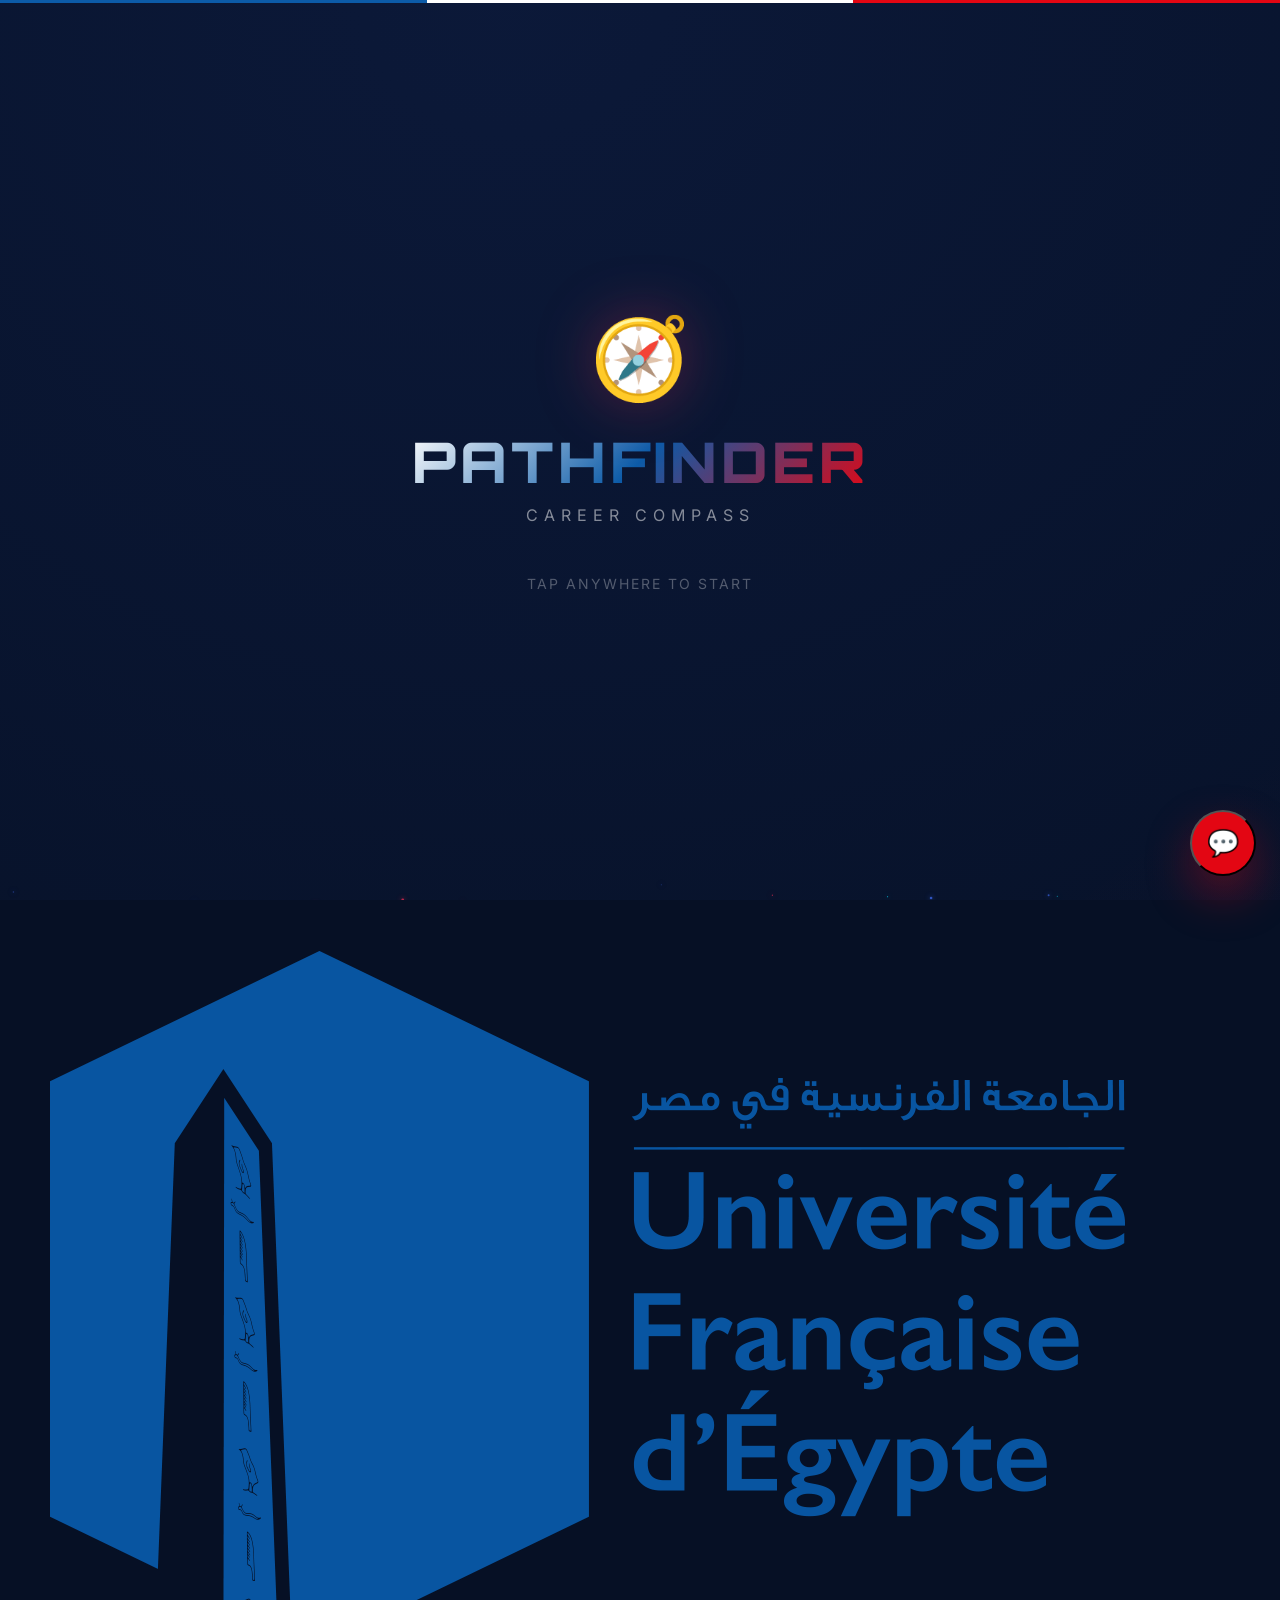
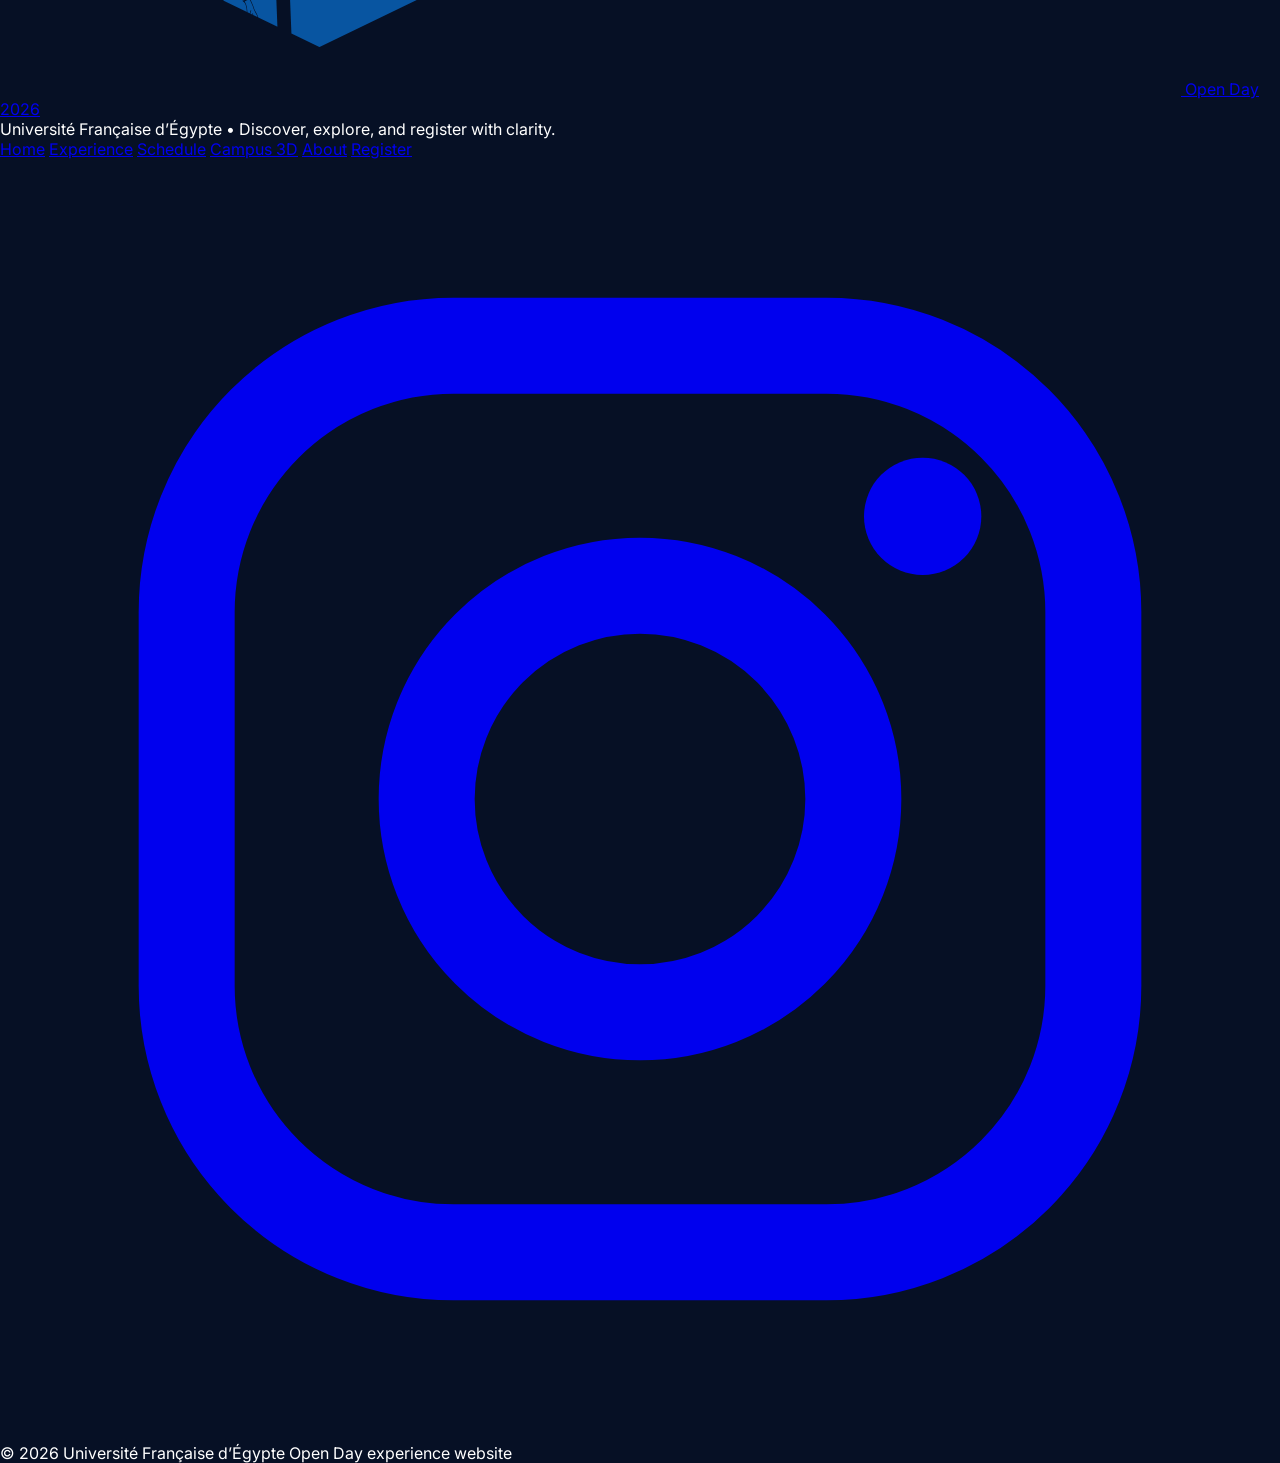
<file: pages/quiz.html>
<!DOCTYPE html>
<html lang="en">

<head>
    <meta charset="UTF-8">
    <meta name="viewport" content="width=device-width, initial-scale=1.0, user-scalable=no">
    <title>Pathfinder | Career Compass</title>
    <link
        href="https://fonts.googleapis.com/css2?family=Orbitron:wght@400;600;700;900&family=Inter:wght@300;400;500;600;700&display=swap"
        rel="stylesheet">
    <style>
        :root {
            --blue: #3358c7;
            --blue-g: rgba(51, 88, 199, .4);
            --red: #ff2d55;
            --red-g: rgba(255, 45, 85, .4);
            --gold: #ffd700;
            --gold-g: rgba(255, 215, 0, .4);
            --green: #00e676;
            --green-g: rgba(0, 230, 118, .4);
            --purple: #a855f7;
            --purple-g: rgba(168, 85, 247, .4);
            --cyan: #06b6d4;
            --cyan-g: rgba(6, 182, 212, .4);
            --bg: #050a18;
            --card: rgba(255, 255, 255, .05);
            --card-b: rgba(255, 255, 255, .08);
            --txt: rgba(255, 255, 255, .5);
            --txt-m: rgba(255, 255, 255, .3)
        }

        * {
            box-sizing: border-box;
            margin: 0;
            padding: 0
        }

        body {
            font-family: 'Inter', sans-serif;
            color: #fff;
            overflow-x: hidden;
            background: var(--bg);
            touch-action: none;
            -webkit-user-select: none;
            user-select: none
        }

        body.rtl {
            direction: rtl
        }

        #fx {
            position: fixed;
            inset: 0;
            z-index: 9999;
            pointer-events: none
        }

        .screen {
            display: none;
            min-height: 100vh
        }

        .screen.active {
            display: flex;
            flex-direction: column;
            animation: si .5s cubic-bezier(.16, 1, .3, 1)
        }

        @keyframes si {
            0% {
                opacity: 0;
                transform: translateY(20px) scale(.98)
            }

            100% {
                opacity: 1;
                transform: translateY(0) scale(1)
            }
        }

        @keyframes fiu {
            0% {
                opacity: 0;
                transform: translateY(25px)
            }

            100% {
                opacity: 1;
                transform: translateY(0)
            }
        }

        @keyframes pulse {

            0%,
            100% {
                opacity: 1
            }

            50% {
                opacity: .4
            }
        }

        @keyframes float {

            0%,
            100% {
                transform: translateY(0)
            }

            50% {
                transform: translateY(-10px)
            }
        }

        @keyframes glow {

            0%,
            100% {
                box-shadow: 0 0 20px var(--red-g)
            }

            50% {
                box-shadow: 0 0 40px var(--red-g), 0 0 60px rgba(255, 45, 85, .12)
            }
        }

        @keyframes shake {

            0%,
            100% {
                transform: translateX(0)
            }

            20% {
                transform: translateX(-4px)
            }

            40% {
                transform: translateX(4px)
            }

            60% {
                transform: translateX(-3px)
            }

            80% {
                transform: translateX(2px)
            }
        }

        @keyframes comboIn {
            0% {
                opacity: 0;
                transform: scale(1.6)
            }

            50% {
                transform: scale(.9)
            }

            100% {
                opacity: 1;
                transform: scale(1)
            }
        }

        @keyframes scorePop {
            0% {
                opacity: 1;
                transform: translateY(0) scale(1)
            }

            100% {
                opacity: 0;
                transform: translateY(-50px) scale(.5)
            }
        }

        @keyframes cardFlip {
            0% {
                transform: rotateY(90deg);
                opacity: 0
            }

            100% {
                transform: rotateY(0);
                opacity: 1
            }
        }

        @keyframes starPop {
            0% {
                transform: scale(0) rotate(-20deg);
                opacity: 0
            }

            60% {
                transform: scale(1.3) rotate(5deg);
                opacity: 1
            }

            100% {
                transform: scale(1) rotate(0);
                opacity: 1
            }
        }

        @keyframes timerPulse {

            0%,
            100% {
                opacity: 1
            }

            50% {
                opacity: .5
            }
        }

        @keyframes bgShift {
            0% {
                background-position: 0% 50%
            }

            50% {
                background-position: 100% 50%
            }

            100% {
                background-position: 0% 50%
            }
        }

        @keyframes bounceIn {
            0% {
                transform: scale(0);
                opacity: 0
            }

            50% {
                transform: scale(1.15)
            }

            100% {
                transform: scale(1);
                opacity: 1
            }
        }

        @keyframes slideUp {
            0% {
                transform: translateY(100%);
                opacity: 0
            }

            100% {
                transform: translateY(0);
                opacity: 1
            }
        }

        @keyframes ripple {
            0% {
                transform: scale(0);
                opacity: .5
            }

            100% {
                transform: scale(4);
                opacity: 0
            }
        }

        .bg-layer {
            position: fixed;
            inset: 0;
            z-index: 0;
            background: radial-gradient(ellipse at 20% 0%, rgba(51, 88, 199, .12) 0%, transparent 60%), radial-gradient(ellipse at 80% 100%, rgba(255, 45, 85, .07) 0%, transparent 50%), var(--bg);
            background-size: 200% 200%;
            animation: bgShift 15s ease-in-out infinite
        }

        .french-bar {
            position: fixed;
            top: 0;
            left: 0;
            right: 0;
            height: 3px;
            z-index: 10000;
            background: linear-gradient(90deg, var(--blue) 0%, var(--blue) 33.33%, #fff 33.33%, #fff 66.66%, var(--red) 66.66%, var(--red) 100%)
        }

        #splash {
            align-items: center;
            justify-content: center;
            text-align: center;
            position: relative;
            z-index: 10
        }

        .splash-icon {
            font-size: 80px;
            animation: float 3s ease-in-out infinite;
            filter: drop-shadow(0 0 30px rgba(255, 45, 85, .3));
            margin-bottom: 20px
        }

        .splash-title {
            font-family: 'Orbitron', sans-serif;
            font-size: clamp(2rem, 7vw, 3.5rem);
            font-weight: 900;
            letter-spacing: 4px;
            background: linear-gradient(135deg, #fff, var(--blue), var(--red));
            -webkit-background-clip: text;
            -webkit-text-fill-color: transparent;
            background-clip: text;
            margin-bottom: 8px
        }

        .splash-sub {
            color: var(--txt);
            font-size: clamp(.8rem, 2.5vw, 1rem);
            letter-spacing: 6px;
            text-transform: uppercase;
            margin-bottom: 50px
        }

        .splash-tap {
            color: var(--txt-m);
            font-size: 14px;
            animation: pulse 2s ease-in-out infinite;
            letter-spacing: 2px
        }

        .navbar {
            position: fixed;
            top: 3px;
            left: 0;
            right: 0;
            z-index: 1000;
            padding: 12px 24px;
            display: flex;
            align-items: center;
            justify-content: space-between;
            transition: all .4s;
            background: transparent
        }

        .navbar.scrolled {
            background: rgba(5, 10, 24, .92);
            backdrop-filter: blur(20px);
            -webkit-backdrop-filter: blur(20px);
            box-shadow: 0 4px 30px rgba(0, 0, 0, .3);
            border-bottom: 1px solid rgba(255, 255, 255, .05)
        }

        .nav-logo {
            display: flex;
            align-items: center;
            gap: 8px;
            color: #fff;
            text-decoration: none
        }

        .nav-logo-icon {
            width: 34px;
            height: 34px;
            border-radius: 9px;
            background: linear-gradient(135deg, var(--blue), var(--red));
            display: flex;
            align-items: center;
            justify-content: center;
            font-size: 17px;
            box-shadow: 0 3px 12px var(--blue-g)
        }

        .nav-logo-text {
            font-family: 'Orbitron', sans-serif;
            font-size: 15px;
            font-weight: 700;
            letter-spacing: 1px
        }

        .nav-links {
            display: flex;
            align-items: center;
            gap: 16px
        }

        .nav-links a {
            color: rgba(255, 255, 255, .55);
            text-decoration: none;
            font-size: 12px;
            font-weight: 500;
            transition: color .3s;
            position: relative
        }

        .nav-links a:hover {
            color: #fff
        }

        .nav-links a::after {
            content: '';
            position: absolute;
            bottom: -3px;
            left: 0;
            width: 0;
            height: 2px;
            background: var(--red);
            transition: width .3s
        }

        .nav-links a:hover::after {
            width: 100%
        }

        .nav-cta {
            background: linear-gradient(135deg, var(--red), #c41e2a) !important;
            color: #fff !important;
            padding: 9px 18px;
            border-radius: 9px;
            font-weight: 600 !important;
            box-shadow: 0 3px 12px var(--red-g);
            transition: all .3s !important
        }

        .nav-cta:hover {
            transform: translateY(-2px);
            box-shadow: 0 6px 20px var(--red-g) !important
        }

        .nav-cta::after {
            display: none !important
        }

        .lang-wrap {
            position: relative
        }

        .lang-btn {
            display: flex;
            align-items: center;
            gap: 5px;
            background: rgba(255, 255, 255, .06);
            border: 1px solid rgba(255, 255, 255, .08);
            color: rgba(255, 255, 255, .6);
            padding: 6px 12px;
            border-radius: 8px;
            cursor: pointer;
            font-size: 11px;
            font-weight: 500;
            transition: all .3s;
            font-family: inherit
        }

        .lang-btn:hover {
            background: rgba(255, 255, 255, .1);
            color: #fff
        }

        .lang-btn .arr {
            font-size: 8px;
            transition: transform .3s
        }

        .lang-btn.open .arr {
            transform: rotate(180deg)
        }

        .lang-dd {
            position: absolute;
            top: calc(100% + 6px);
            right: 0;
            background: rgba(5, 10, 24, .96);
            backdrop-filter: blur(30px);
            border: 1px solid rgba(255, 255, 255, .08);
            border-radius: 12px;
            padding: 5px;
            min-width: 180px;
            box-shadow: 0 15px 40px rgba(0, 0, 0, .5);
            opacity: 0;
            visibility: hidden;
            transform: translateY(-6px) scale(.95);
            transition: all .25s cubic-bezier(.16, 1, .3, 1);
            z-index: 200
        }

        body.rtl .lang-dd {
            right: auto;
            left: 0
        }

        .lang-dd.show {
            opacity: 1;
            visibility: visible;
            transform: translateY(0) scale(1)
        }

        .lang-dd-title {
            padding: 6px 10px 3px;
            font-size: 9px;
            font-weight: 700;
            color: var(--txt-m);
            text-transform: uppercase;
            letter-spacing: 1.5px
        }

        .lang-opt {
            display: flex;
            align-items: center;
            gap: 8px;
            padding: 9px 10px;
            border-radius: 7px;
            cursor: pointer;
            border: none;
            background: none;
            width: 100%;
            text-align: left;
            font-family: inherit;
            color: rgba(255, 255, 255, .6);
            font-size: 12px;
            transition: all .2s
        }

        body.rtl .lang-opt {
            text-align: right
        }

        .lang-opt:hover {
            background: rgba(51, 88, 199, .2);
            color: #fff
        }

        .lang-opt.active {
            background: rgba(51, 88, 199, .25);
            color: #fff
        }

        .lang-opt .lf {
            font-size: 16px;
            width: 24px;
            text-align: center
        }

        .lang-opt .ln {
            font-weight: 600
        }

        .lang-opt .ls {
            font-size: 9px;
            color: var(--txt-m);
            margin-top: 1px
        }

        .lang-opt .lc {
            margin-left: auto;
            font-size: 11px;
            color: var(--red);
            opacity: 0;
            transition: opacity .2s
        }

        body.rtl .lang-opt .lc {
            margin-left: 0;
            margin-right: auto
        }

        .lang-opt.active .lc {
            opacity: 1
        }

        .mob-btn {
            display: none;
            background: none;
            border: none;
            color: #fff;
            font-size: 20px;
            cursor: pointer
        }

        .hero {
            min-height: 100vh;
            display: flex;
            align-items: center;
            padding: 100px 24px 70px;
            position: relative;
            overflow: hidden
        }

        .hero-content {
            max-width: 680px
        }

        .hero-badge {
            display: inline-flex;
            align-items: center;
            gap: 7px;
            background: rgba(255, 45, 85, .1);
            border: 1px solid rgba(255, 45, 85, .25);
            padding: 6px 16px;
            border-radius: 50px;
            margin-bottom: 20px;
            color: var(--red);
            font-size: 11px;
            font-weight: 600;
            letter-spacing: 1.5px;
            text-transform: uppercase;
            animation: fiu .8s .2s both
        }

        .hero-badge-dot {
            width: 5px;
            height: 5px;
            border-radius: 50%;
            background: var(--red);
            animation: pulse 2s infinite
        }

        .hero-title {
            font-family: 'Orbitron', sans-serif;
            font-size: clamp(2rem, 5.5vw, 3.4rem);
            font-weight: 900;
            line-height: 1.15;
            color: #fff;
            margin-bottom: 18px;
            animation: fiu .8s .4s both
        }

        .hero-title span {
            background: linear-gradient(135deg, var(--red), #ff8a92);
            -webkit-background-clip: text;
            -webkit-text-fill-color: transparent;
            background-clip: text
        }

        .hero-desc {
            font-size: clamp(.85rem, 2.2vw, 1rem);
            line-height: 1.7;
            color: rgba(255, 255, 255, .5);
            margin-bottom: 30px;
            max-width: 520px;
            animation: fiu .8s .6s both
        }

        .hero-btns {
            display: flex;
            gap: 12px;
            flex-wrap: wrap;
            animation: fiu .8s .8s both
        }

        .btn-gp {
            display: inline-flex;
            align-items: center;
            gap: 7px;
            background: linear-gradient(135deg, var(--red), #c41e2a);
            color: #fff;
            padding: 14px 28px;
            border-radius: 11px;
            font-size: 13px;
            font-weight: 600;
            text-decoration: none;
            letter-spacing: .4px;
            border: none;
            cursor: pointer;
            transition: all .3s;
            box-shadow: 0 5px 20px var(--red-g);
            font-family: inherit;
            animation: glow 3s ease-in-out infinite
        }

        .btn-gp:hover {
            transform: translateY(-2px);
            box-shadow: 0 8px 30px var(--red-g)
        }

        .btn-go {
            display: inline-flex;
            align-items: center;
            gap: 7px;
            background: transparent;
            color: #fff;
            padding: 14px 28px;
            border-radius: 11px;
            font-size: 13px;
            font-weight: 600;
            text-decoration: none;
            letter-spacing: .4px;
            border: 2px solid rgba(255, 255, 255, .15);
            cursor: pointer;
            transition: all .3s;
            font-family: inherit
        }

        .btn-go:hover {
            border-color: rgba(255, 255, 255, .3);
            background: rgba(255, 255, 255, .03);
            transform: translateY(-2px)
        }

        .hero-stats {
            display: flex;
            gap: 32px;
            margin-top: 40px;
            padding-top: 30px;
            border-top: 1px solid rgba(255, 255, 255, .05);
            animation: fiu .8s 1s both
        }

        .hs-n {
            font-family: 'Orbitron', sans-serif;
            font-size: clamp(1.4rem, 3.5vw, 2rem);
            font-weight: 900;
            color: #fff
        }

        .hs-n span {
            color: var(--red)
        }

        .hs-l {
            font-size: 11px;
            color: var(--txt);
            margin-top: 2px;
            letter-spacing: .4px
        }

        .hero-deco {
            position: absolute;
            right: 5%;
            top: 50%;
            transform: translateY(-50%);
            width: 260px;
            height: 260px;
            border-radius: 50%;
            border: 1px solid rgba(255, 45, 85, .12);
            animation: dSpin 20s linear infinite
        }

        .hero-deco::before {
            content: '';
            position: absolute;
            inset: 22px;
            border-radius: 50%;
            border: 1px solid rgba(51, 88, 199, .12);
            animation: dSpin 15s linear infinite reverse
        }

        .hero-deco::after {
            content: '🎓';
            position: absolute;
            top: -16px;
            left: 50%;
            transform: translateX(-50%);
            font-size: 32px;
            filter: drop-shadow(0 0 15px rgba(255, 45, 85, .2))
        }

        @keyframes dSpin {
            0% {
                transform: translateY(-50%) rotate(0)
            }

            100% {
                transform: translateY(-50%) rotate(360deg)
            }
        }

        .welcome-sec {
            padding: 70px 24px;
            background: rgba(5, 10, 24, .4);
            border-top: 1px solid rgba(255, 255, 255, .03);
            border-bottom: 1px solid rgba(255, 255, 255, .03)
        }

        .welcome-inner {
            max-width: 1000px;
            margin: 0 auto;
            display: grid;
            grid-template-columns: 1fr 1fr;
            gap: 50px;
            align-items: center
        }

        .stag {
            display: inline-flex;
            align-items: center;
            gap: 7px;
            font-size: 10px;
            font-weight: 700;
            letter-spacing: 2px;
            text-transform: uppercase;
            color: var(--red);
            margin-bottom: 12px
        }

        .stag::before {
            content: '';
            width: 22px;
            height: 2px;
            background: var(--red)
        }

        .stitle {
            font-family: 'Orbitron', sans-serif;
            font-size: clamp(1.3rem, 3.5vw, 1.9rem);
            font-weight: 700;
            color: #fff;
            line-height: 1.3;
            margin-bottom: 16px
        }

        .stext {
            font-size: 14px;
            line-height: 1.7;
            color: rgba(255, 255, 255, .4);
            margin-bottom: 20px
        }

        .wf-item {
            display: flex;
            gap: 14px;
            padding: 18px;
            background: var(--card);
            border: 1px solid var(--card-b);
            border-radius: 13px;
            margin-bottom: 12px;
            transition: all .3s
        }

        .wf-item:hover {
            background: rgba(255, 255, 255, .07);
            border-color: rgba(51, 88, 199, .18);
            transform: translateX(4px)
        }

        .wf-ic {
            width: 42px;
            height: 42px;
            border-radius: 11px;
            flex-shrink: 0;
            display: flex;
            align-items: center;
            justify-content: center;
            font-size: 20px
        }

        .wf-t {
            color: #fff;
            font-weight: 600;
            font-size: 14px;
            margin-bottom: 3px
        }

        .wf-d {
            color: rgba(255, 255, 255, .3);
            font-size: 12px;
            line-height: 1.4
        }

        .prog-sec {
            padding: 70px 24px
        }

        .prog-hdr {
            max-width: 1000px;
            margin: 0 auto 40px
        }

        .prog-grid {
            max-width: 1000px;
            margin: 0 auto;
            display: grid;
            grid-template-columns: repeat(4, 1fr);
            gap: 16px
        }

        .pcard {
            background: var(--card);
            border: 1px solid var(--card-b);
            border-radius: 16px;
            padding: 24px;
            transition: all .4s;
            position: relative;
            overflow: hidden;
            cursor: pointer
        }

        .pcard::before {
            content: '';
            position: absolute;
            top: 0;
            left: 0;
            right: 0;
            height: 3px;
            background: linear-gradient(90deg, var(--blue), #fff, var(--red));
            opacity: 0;
            transition: opacity .4s
        }

        .pcard:hover {
            background: rgba(255, 255, 255, .06);
            transform: translateY(-5px);
            border-color: rgba(51, 88, 199, .18);
            box-shadow: 0 12px 35px rgba(0, 0, 0, .25)
        }

        .pcard:hover::before {
            opacity: 1
        }

        .pc-ic {
            width: 46px;
            height: 46px;
            border-radius: 11px;
            margin-bottom: 14px;
            display: flex;
            align-items: center;
            justify-content: center;
            font-size: 22px
        }

        .pc-n {
            color: #fff;
            font-weight: 700;
            font-size: 14px;
            margin-bottom: 6px
        }

        .pc-d {
            color: rgba(255, 255, 255, .3);
            font-size: 12px;
            line-height: 1.4;
            margin-bottom: 14px
        }

        .pc-l {
            color: var(--red);
            font-size: 12px;
            font-weight: 600;
            text-decoration: none;
            display: inline-flex;
            align-items: center;
            gap: 4px;
            transition: gap .3s
        }

        .pc-l:hover {
            gap: 8px
        }

        .home-ft {
            padding: 24px;
            text-align: center;
            border-top: 1px solid rgba(255, 255, 255, .03);
            color: var(--txt-m);
            font-size: 12px;
            position: relative;
            z-index: 10
        }

        #profile {
            align-items: center;
            justify-content: center;
            padding: 20px;
            position: relative;
            z-index: 10
        }

        .profile-card {
            width: 100%;
            max-width: 460px;
            background: rgba(255, 255, 255, .04);
            backdrop-filter: blur(40px);
            border: 1px solid rgba(255, 255, 255, .07);
            border-radius: 24px;
            padding: 32px 24px;
            position: relative;
            overflow: hidden
        }

        .profile-card::before {
            content: '';
            position: absolute;
            top: -50%;
            left: -50%;
            width: 200%;
            height: 200%;
            background: conic-gradient(from 0deg, transparent, rgba(51, 88, 199, .02), transparent, rgba(255, 45, 85, .02), transparent);
            animation: cSh 8s linear infinite;
            pointer-events: none
        }

        @keyframes cSh {
            0% {
                transform: rotate(0)
            }

            100% {
                transform: rotate(360deg)
            }
        }

        .profile-icon {
            font-size: 46px;
            margin-bottom: 10px;
            animation: float 3s ease-in-out infinite;
            filter: drop-shadow(0 0 18px rgba(51, 88, 199, .3))
        }

        .profile-title {
            font-family: 'Orbitron', sans-serif;
            font-size: 1.3rem;
            font-weight: 700;
            margin-bottom: 5px;
            text-align: center
        }

        .profile-sub {
            color: var(--txt);
            font-size: 12px;
            margin-bottom: 24px;
            text-align: center
        }

        .fg {
            margin-bottom: 16px;
            text-align: left
        }

        .fg label {
            display: block;
            font-size: 12px;
            font-weight: 600;
            margin-bottom: 6px;
            color: rgba(255, 255, 255, .65)
        }

        .fg label span {
            color: var(--red)
        }

        .fg input {
            width: 100%;
            padding: 12px 14px;
            border: 1px solid rgba(255, 255, 255, .08);
            border-radius: 11px;
            font-size: 14px;
            background: rgba(255, 255, 255, .03);
            color: #fff;
            transition: all .3s;
            font-family: inherit;
            outline: none
        }

        .fg input::placeholder {
            color: var(--txt-m)
        }

        .fg input:focus {
            border-color: var(--blue);
            box-shadow: 0 0 0 3px rgba(51, 88, 199, .12);
            background: rgba(255, 255, 255, .05)
        }

        .btn-start {
            background: linear-gradient(135deg, var(--blue), #1a3a8a);
            color: #fff;
            border: none;
            padding: 15px;
            border-radius: 13px;
            width: 100%;
            font-size: 14px;
            font-weight: 600;
            cursor: pointer;
            margin-top: 6px;
            transition: all .3s;
            font-family: inherit;
            position: relative;
            overflow: hidden
        }

        .btn-start::before {
            content: '';
            position: absolute;
            top: 0;
            left: -100%;
            width: 100%;
            height: 100%;
            background: linear-gradient(90deg, transparent, rgba(255, 255, 255, .1), transparent);
            transition: left .5s
        }

        .btn-start:hover::before {
            left: 100%
        }

        .btn-start:hover {
            transform: translateY(-2px);
            box-shadow: 0 6px 20px var(--blue-g)
        }

        .lang-qbtn {
            position: absolute;
            top: 14px;
            right: 14px;
            z-index: 20;
            display: flex;
            align-items: center;
            gap: 4px;
            background: rgba(51, 88, 199, .08);
            border: 1px solid rgba(51, 88, 199, .15);
            color: var(--blue);
            padding: 5px 10px;
            border-radius: 7px;
            cursor: pointer;
            font-size: 10px;
            font-weight: 600;
            transition: all .3s;
            font-family: inherit
        }

        body.rtl .lang-qbtn {
            right: auto;
            left: 14px
        }

        .lang-qbtn:hover {
            background: rgba(51, 88, 199, .15)
        }

        .lang-qbtn .arr {
            font-size: 7px;
            transition: transform .3s
        }

        .lang-qbtn.open .arr {
            transform: rotate(180deg)
        }

        .lang-qdd {
            position: absolute;
            top: calc(100% + 5px);
            right: 14px;
            z-index: 25;
            background: rgba(5, 10, 24, .96);
            backdrop-filter: blur(30px);
            border: 1px solid rgba(255, 255, 255, .08);
            border-radius: 11px;
            padding: 4px;
            min-width: 160px;
            box-shadow: 0 12px 35px rgba(0, 0, 0, .5);
            opacity: 0;
            visibility: hidden;
            transform: translateY(-5px) scale(.95);
            transition: all .25s cubic-bezier(.16, 1, .3, 1)
        }

        body.rtl .lang-qdd {
            right: auto;
            left: 14px
        }

        .lang-qdd.show {
            opacity: 1;
            visibility: visible;
            transform: translateY(0) scale(1)
        }

        .lq-opt {
            display: flex;
            align-items: center;
            gap: 7px;
            padding: 8px 9px;
            border-radius: 6px;
            cursor: pointer;
            border: none;
            background: none;
            width: 100%;
            text-align: left;
            font-family: inherit;
            color: rgba(255, 255, 255, .6);
            font-size: 11px;
            transition: all .2s
        }

        body.rtl .lq-opt {
            text-align: right
        }

        .lq-opt:hover {
            background: rgba(51, 88, 199, .2);
            color: #fff
        }

        .lq-opt.active {
            background: rgba(51, 88, 199, .25);
            color: #fff
        }

        .lq-opt .lqf {
            font-size: 14px
        }

        .lq-opt .lqc {
            margin-left: auto;
            font-size: 10px;
            color: var(--red);
            opacity: 0;
            transition: opacity .2s
        }

        body.rtl .lq-opt .lqc {
            margin-left: 0;
            margin-right: auto
        }

        .lq-opt.active .lqc {
            opacity: 1
        }

        #quiz {
            align-items: center;
            justify-content: flex-start;
            padding: 0;
            position: relative;
            z-index: 10
        }

        .game-hud {
            width: 100%;
            max-width: 580px;
            margin: 0 auto;
            padding: 14px 18px 0;
            display: flex;
            align-items: center;
            justify-content: space-between;
            gap: 10px
        }

        .hud-left {
            display: flex;
            align-items: center;
            gap: 8px
        }

        .xp-wrap {
            width: 100px;
            height: 7px;
            background: rgba(255, 255, 255, .06);
            border-radius: 10px;
            overflow: hidden
        }

        .xp-fill {
            height: 100%;
            background: linear-gradient(90deg, var(--blue), var(--green));
            width: 0%;
            transition: width .4s;
            border-radius: 10px
        }

        .hud-level {
            font-family: 'Orbitron', sans-serif;
            font-size: 10px;
            font-weight: 700;
            color: var(--gold);
            text-shadow: 0 0 8px var(--gold-g)
        }

        .hud-score {
            font-family: 'Orbitron', sans-serif;
            font-size: 16px;
            font-weight: 900;
            color: #fff
        }

        .hud-combo {
            font-family: 'Orbitron', sans-serif;
            font-size: 13px;
            font-weight: 700;
            color: var(--gold);
            opacity: 0;
            transition: all .2s;
            text-shadow: 0 0 10px var(--gold-g)
        }

        .hud-combo.on {
            opacity: 1;
            animation: comboIn .3s ease-out
        }

        .quiz-body {
            width: 100%;
            max-width: 580px;
            margin: 0 auto;
            padding: 10px 18px 16px;
            flex: 1;
            display: flex;
            flex-direction: column
        }

        .q-meta {
            display: flex;
            justify-content: space-between;
            align-items: center;
            margin-bottom: 6px
        }

        .q-count {
            color: var(--txt);
            font-size: 11px;
            font-weight: 500
        }

        .q-streak {
            color: var(--red);
            font-size: 11px;
            font-weight: 600;
            opacity: 0;
            transition: opacity .2s
        }

        .q-streak.on {
            opacity: 1
        }

        .timer-track {
            width: 100%;
            height: 5px;
            background: rgba(255, 255, 255, .05);
            border-radius: 10px;
            margin-bottom: 5px;
            overflow: hidden
        }

        .timer-fill {
            height: 100%;
            border-radius: 10px;
            transition: width .1s linear, background .3s;
            width: 100%;
            background: var(--green)
        }

        .timer-fill.warn {
            background: var(--gold)
        }

        .timer-fill.danger {
            background: var(--red);
            animation: timerPulse .5s ease-in-out infinite
        }

        .dots {
            display: flex;
            justify-content: center;
            gap: 3px;
            margin-bottom: 14px;
            flex-wrap: wrap
        }

        .dot {
            width: 8px;
            height: 3px;
            background: rgba(255, 255, 255, .06);
            border-radius: 2px;
            transition: background .3s
        }

        .dot.done {
            background: var(--blue)
        }

        .dot.now {
            background: var(--green);
            box-shadow: 0 0 6px var(--green-g)
        }

        .q-card {
            background: rgba(255, 255, 255, .04);
            border: 1px solid rgba(255, 255, 255, .05);
            border-radius: 18px;
            padding: 24px 20px;
            margin-bottom: 14px;
            flex-shrink: 0
        }

        .q-text {
            font-size: clamp(.95rem, 2.8vw, 1.2rem);
            font-weight: 700;
            line-height: 1.5;
            text-align: left
        }

        body.rtl .q-text {
            text-align: right
        }

        .opts {
            display: flex;
            flex-direction: column;
            gap: 8px;
            flex: 1
        }

        .opt-btn {
            width: 100%;
            text-align: left;
            padding: 14px 18px;
            border: 1px solid rgba(255, 255, 255, .05);
            background: rgba(255, 255, 255, .02);
            border-radius: 14px;
            cursor: pointer;
            font-size: 14px;
            transition: all .15s;
            display: flex;
            align-items: center;
            font-family: inherit;
            color: rgba(255, 255, 255, .75);
            position: relative;
            overflow: hidden
        }

        body.rtl .opt-btn {
            text-align: right
        }

        .opt-btn::after {
            content: '';
            position: absolute;
            inset: 0;
            background: radial-gradient(circle at var(--rx, 50%) var(--ry, 50%), rgba(51, 88, 199, .12), transparent 60%);
            opacity: 0;
            transition: opacity .3s
        }

        .opt-btn:hover {
            border-color: rgba(51, 88, 199, .25);
            background: rgba(51, 88, 199, .05)
        }

        .opt-btn:hover::after {
            opacity: 1
        }

        .opt-btn:active {
            transform: scale(.97)
        }

        .opt-btn.sel {
            background: rgba(51, 88, 199, .12);
            border-color: var(--blue);
            transform: scale(.97)
        }

        .opt-btn.sel .ol {
            background: var(--blue);
            color: #fff;
            border-color: var(--blue);
            transform: scale(1.1)
        }

        .opt-btn.disabled {
            pointer-events: none;
            opacity: .4
        }

        .ol {
            width: 28px;
            height: 28px;
            border: 1px solid rgba(255, 255, 255, .12);
            border-radius: 50%;
            display: inline-flex;
            align-items: center;
            justify-content: center;
            margin-right: 12px;
            color: rgba(255, 255, 255, .35);
            font-size: 12px;
            font-weight: 600;
            transition: all .2s;
            flex-shrink: 0
        }

        body.rtl .ol {
            margin-right: 0;
            margin-left: 12px
        }

        .pu-row {
            display: flex;
            gap: 8px;
            margin-top: 12px;
            padding-top: 12px;
            border-top: 1px solid rgba(255, 255, 255, .03)
        }

        .pu-btn {
            flex: 1;
            display: flex;
            align-items: center;
            justify-content: center;
            gap: 5px;
            padding: 10px;
            border-radius: 11px;
            border: 1px solid rgba(255, 255, 255, .06);
            background: rgba(255, 255, 255, .02);
            cursor: pointer;
            font-size: 11px;
            font-weight: 600;
            font-family: inherit;
            color: rgba(255, 255, 255, .45);
            transition: all .2s
        }

        .pu-btn:hover:not(.used) {
            background: rgba(255, 255, 255, .05);
            border-color: rgba(255, 255, 255, .12);
            color: #fff
        }

        .pu-btn.used {
            opacity: .2;
            cursor: default;
            pointer-events: none
        }

        .pu-btn .pu-ic {
            font-size: 14px
        }

        .pu-btn.pu-skip .pu-ic {
            color: var(--blue)
        }

        .pu-btn.pu-dbl .pu-ic {
            color: var(--gold)
        }

        .pu-btn.pu-time .pu-ic {
            color: var(--green)
        }

        .score-popup {
            position: fixed;
            pointer-events: none;
            font-family: 'Orbitron', sans-serif;
            font-weight: 900;
            font-size: 18px;
            color: var(--gold);
            text-shadow: 0 0 12px var(--gold-g);
            z-index: 10001;
            animation: scorePop .7s ease-out forwards
        }

        .quiz-back {
            position: absolute;
            top: 14px;
            left: 14px;
            z-index: 20;
            background: rgba(255, 255, 255, .05);
            border: 1px solid rgba(255, 255, 255, .07);
            color: rgba(255, 255, 255, .45);
            width: 34px;
            height: 34px;
            border-radius: 9px;
            display: flex;
            align-items: center;
            justify-content: center;
            cursor: pointer;
            font-size: 15px;
            transition: all .3s
        }

        body.rtl .quiz-back {
            left: auto;
            right: 14px
        }

        .quiz-back:hover {
            background: rgba(255, 255, 255, .08);
            color: #fff
        }

        #arcade {
            align-items: center;
            justify-content: flex-start;
            padding: 20px;
            padding-top: 70px;
            position: relative;
            z-index: 10
        }

        .arcade-header {
            text-align: center;
            margin-bottom: 30px
        }

        .arcade-emoji {
            font-size: 50px;
            margin-bottom: 8px;
            animation: float 3s ease-in-out infinite
        }

        .arcade-title {
            font-family: 'Orbitron', sans-serif;
            font-size: clamp(1.5rem, 5vw, 2.2rem);
            font-weight: 900;
            margin-bottom: 5px;
            background: linear-gradient(135deg, var(--gold), var(--red));
            -webkit-background-clip: text;
            -webkit-text-fill-color: transparent;
            background-clip: text
        }

        .arcade-sub {
            color: var(--txt);
            font-size: 13px
        }

        .arcade-grid {
            display: grid;
            grid-template-columns: repeat(2, 1fr);
            gap: 16px;
            max-width: 520px;
            width: 100%
        }

        .arcade-card {
            background: var(--card);
            border: 1px solid var(--card-b);
            border-radius: 20px;
            padding: 28px 20px;
            text-align: center;
            cursor: pointer;
            transition: all .4s;
            position: relative;
            overflow: hidden
        }

        .arcade-card::before {
            content: '';
            position: absolute;
            inset: 0;
            background: radial-gradient(circle at 50% 120%, var(--ac-glow, .1), transparent 70%);
            opacity: 0;
            transition: opacity .4s
        }

        .arcade-card:hover {
            transform: translateY(-6px);
            border-color: var(--ac-border, rgba(255, 255, 255, .15));
            box-shadow: 0 15px 40px rgba(0, 0, 0, .3)
        }

        .arcade-card:hover::before {
            opacity: 1
        }

        .ac-icon {
            font-size: 44px;
            margin-bottom: 12px;
            position: relative;
            z-index: 1
        }

        .ac-name {
            font-family: 'Orbitron', sans-serif;
            font-size: 14px;
            font-weight: 700;
            margin-bottom: 6px;
            position: relative;
            z-index: 1
        }

        .ac-desc {
            color: var(--txt);
            font-size: 11px;
            line-height: 1.4;
            position: relative;
            z-index: 1
        }

        .ac-best {
            margin-top: 10px;
            font-family: 'Orbitron', sans-serif;
            font-size: 11px;
            font-weight: 700;
            color: var(--gold);
            position: relative;
            z-index: 1
        }

        .arcade-back {
            position: fixed;
            top: 50px;
            left: 20px;
            z-index: 1001;
            background: rgba(255, 255, 255, .05);
            border: 1px solid rgba(255, 255, 255, .07);
            color: rgba(255, 255, 255, .45);
            width: 38px;
            height: 38px;
            border-radius: 10px;
            display: flex;
            align-items: center;
            justify-content: center;
            cursor: pointer;
            font-size: 16px;
            transition: all .3s
        }

        body.rtl .arcade-back {
            left: auto;
            right: 20px
        }

        .arcade-back:hover {
            background: rgba(255, 255, 255, .08);
            color: #fff
        }

        .game-screen {
            align-items: center;
            justify-content: flex-start;
            padding: 20px;
            padding-top: 70px;
            position: relative;
            z-index: 10
        }

        .game-top {
            width: 100%;
            max-width: 480px;
            display: flex;
            align-items: center;
            justify-content: space-between;
            margin-bottom: 16px
        }

        .game-back {
            background: rgba(255, 255, 255, .05);
            border: 1px solid rgba(255, 255, 255, .07);
            color: rgba(255, 255, 255, .45);
            width: 38px;
            height: 38px;
            border-radius: 10px;
            display: flex;
            align-items: center;
            justify-content: center;
            cursor: pointer;
            font-size: 16px;
            transition: all .3s;
            flex-shrink: 0
        }

        .game-back:hover {
            background: rgba(255, 255, 255, .08);
            color: #fff
        }

        .game-hud-c {
            display: flex;
            gap: 14px;
            align-items: center
        }

        .gh-item {
            text-align: center
        }

        .gh-val {
            font-family: 'Orbitron', sans-serif;
            font-size: 18px;
            font-weight: 900;
            color: #fff
        }

        .gh-lbl {
            font-size: 9px;
            color: var(--txt-m);
            text-transform: uppercase;
            letter-spacing: 1px
        }

        .mem-grid {
            display: grid;
            grid-template-columns: repeat(4, 1fr);
            gap: 10px;
            max-width: 400px;
            width: 100%;
            margin-bottom: 20px
        }

        .mem-card {
            aspect-ratio: 1;
            border-radius: 14px;
            cursor: pointer;
            perspective: 600px;
            position: relative
        }

        .mem-card-inner {
            width: 100%;
            height: 100%;
            position: relative;
            transition: transform .4s;
            transform-style: preserve-3d
        }

        .mem-card.flip .mem-card-inner {
            transform: rotateY(180deg)
        }

        .mem-card.matched .mem-card-inner {
            transform: rotateY(180deg)
        }

        .mem-card.matched {
            animation: bounceIn .4s ease-out
        }

        .mem-face {
            position: absolute;
            inset: 0;
            border-radius: 14px;
            display: flex;
            align-items: center;
            justify-content: center;
            backface-visibility: hidden;
            -webkit-backface-visibility: hidden
        }

        .mem-back {
            background: linear-gradient(135deg, var(--blue), #1a3a8a);
            border: 1px solid rgba(255, 255, 255, .1);
            font-size: 24px
        }

        .mem-front {
            background: rgba(255, 255, 255, .06);
            border: 1px solid rgba(255, 255, 255, .1);
            transform: rotateY(180deg);
            font-size: 32px
        }

        .mem-card.matched .mem-front {
            background: rgba(0, 230, 118, .1);
            border-color: rgba(0, 230, 118, .3)
        }

        .scramble-word {
            font-family: 'Orbitron', sans-serif;
            font-size: clamp(2rem, 8vw, 3.5rem);
            font-weight: 900;
            letter-spacing: 12px;
            color: #fff;
            text-align: center;
            margin: 20px 0;
            padding: 30px;
            background: var(--card);
            border: 1px solid var(--card-b);
            border-radius: 20px;
            min-height: 100px;
            display: flex;
            align-items: center;
            justify-content: center
        }

        .scramble-hint {
            color: var(--txt);
            font-size: 13px;
            text-align: center;
            margin-bottom: 20px
        }

        .scramble-input-row {
            display: flex;
            gap: 10px;
            max-width: 400px;
            width: 100%;
            margin-bottom: 16px
        }

        .scramble-input {
            flex: 1;
            padding: 14px 18px;
            border: 1px solid rgba(255, 255, 255, .08);
            border-radius: 12px;
            font-size: 18px;
            background: rgba(255, 255, 255, .04);
            color: #fff;
            text-align: center;
            font-family: 'Orbitron', sans-serif;
            font-weight: 700;
            letter-spacing: 4px;
            text-transform: uppercase;
            outline: none;
            transition: all .3s
        }

        .scramble-input:focus {
            border-color: var(--cyan);
            box-shadow: 0 0 0 3px rgba(6, 182, 212, .12)
        }

        .scramble-submit {
            background: linear-gradient(135deg, var(--cyan), #0891b2);
            color: #fff;
            border: none;
            padding: 14px 24px;
            border-radius: 12px;
            font-size: 14px;
            font-weight: 600;
            cursor: pointer;
            transition: all .3s;
            font-family: inherit
        }

        .scramble-submit:hover {
            transform: translateY(-2px);
            box-shadow: 0 6px 20px var(--cyan-g)
        }

        .scramble-skip {
            background: none;
            border: 1px solid rgba(255, 255, 255, .08);
            color: var(--txt);
            padding: 10px 20px;
            border-radius: 10px;
            cursor: pointer;
            font-size: 12px;
            font-weight: 500;
            transition: all .3s;
            font-family: inherit
        }

        .scramble-skip:hover {
            border-color: rgba(255, 255, 255, .15);
            color: #fff
        }

        .scramble-letters {
            display: flex;
            gap: 6px;
            justify-content: center;
            flex-wrap: wrap;
            margin-bottom: 16px
        }

        .sc-letter {
            width: 38px;
            height: 38px;
            border-radius: 9px;
            background: rgba(255, 255, 255, .04);
            border: 1px solid rgba(255, 255, 255, .06);
            display: flex;
            align-items: center;
            justify-content: center;
            font-family: 'Orbitron', sans-serif;
            font-size: 16px;
            font-weight: 700;
            color: rgba(255, 255, 255, .6);
            cursor: pointer;
            transition: all .2s
        }

        .sc-letter:hover {
            background: rgba(6, 182, 212, .15);
            border-color: var(--cyan);
            color: #fff;
            transform: translateY(-2px)
        }

        .sc-letter.used {
            opacity: .2;
            pointer-events: none
        }

        .tap-area {
            width: min(350px, 80vw);
            height: min(350px, 80vw);
            border-radius: 50%;
            background: radial-gradient(circle, rgba(255, 45, 85, .15), rgba(255, 45, 85, .03));
            border: 3px solid rgba(255, 45, 85, .25);
            display: flex;
            align-items: center;
            justify-content: center;
            cursor: pointer;
            transition: all .1s;
            position: relative;
            margin: 20px 0
        }

        .tap-area:active {
            transform: scale(.95);
            border-color: rgba(255, 45, 85, .5)
        }

        .tap-area .tap-text {
            font-family: 'Orbitron', sans-serif;
            font-size: clamp(1.2rem, 4vw, 1.6rem);
            font-weight: 900;
            color: rgba(255, 255, 255, .7);
            text-align: center;
            line-height: 1.4;
            pointer-events: none
        }

        .tap-ripple {
            position: absolute;
            width: 40px;
            height: 40px;
            border-radius: 50%;
            background: rgba(255, 45, 85, .3);
            animation: ripple .6s ease-out forwards;
            pointer-events: none
        }

        .color-grid {
            display: grid;
            grid-template-columns: repeat(3, 1fr);
            gap: 12px;
            max-width: 320px;
            width: 100%;
            margin: 16px 0
        }

        .color-cell {
            aspect-ratio: 1;
            border-radius: 16px;
            cursor: pointer;
            transition: all .15s;
            border: 3px solid transparent;
            position: relative
        }

        .color-cell:hover {
            transform: scale(1.05)
        }

        .color-cell:active {
            transform: scale(.92)
        }

        .color-cell.correct {
            animation: bounceIn .3s ease-out;
            border-color: var(--green);
            box-shadow: 0 0 20px var(--green-g)
        }

        .color-cell.wrong {
            animation: shake .3s ease-out;
            border-color: var(--red);
            box-shadow: 0 0 20px var(--red-g)
        }

        .color-target {
            display: flex;
            align-items: center;
            justify-content: center;
            gap: 12px;
            margin-bottom: 10px;
            padding: 16px;
            background: var(--card);
            border: 1px solid var(--card-b);
            border-radius: 16px
        }

        .color-swatch {
            width: 40px;
            height: 40px;
            border-radius: 10px;
            border: 2px solid rgba(255, 255, 255, .1)
        }

        .color-label {
            font-family: 'Orbitron', sans-serif;
            font-size: 14px;
            font-weight: 700
        }

        .game-over {
            position: fixed;
            inset: 0;
            background: rgba(5, 10, 24, .85);
            backdrop-filter: blur(15px);
            -webkit-backdrop-filter: blur(15px);
            z-index: 10002;
            display: none;
            align-items: center;
            justify-content: center;
            padding: 20px
        }

        .game-over.show {
            display: flex
        }

        .go-card {
            background: rgba(255, 255, 255, .05);
            backdrop-filter: blur(30px);
            border: 1px solid rgba(255, 255, 255, .08);
            border-radius: 24px;
            padding: 32px 28px;
            max-width: 380px;
            width: 100%;
            text-align: center;
            animation: bounceIn .4s ease-out
        }

        .go-emoji {
            font-size: 50px;
            margin-bottom: 10px
        }

        .go-title {
            font-family: 'Orbitron', sans-serif;
            font-size: 1.3rem;
            font-weight: 900;
            margin-bottom: 6px
        }

        .go-sub {
            color: var(--txt);
            font-size: 13px;
            margin-bottom: 20px
        }

        .go-stats {
            display: flex;
            justify-content: center;
            gap: 24px;
            margin-bottom: 24px
        }

        .go-s-val {
            font-family: 'Orbitron', sans-serif;
            font-size: 22px;
            font-weight: 900;
            color: var(--gold)
        }

        .go-s-lbl {
            font-size: 10px;
            color: var(--txt-m);
            text-transform: uppercase;
            letter-spacing: 1px;
            margin-top: 2px
        }

        .go-btns {
            display: flex;
            gap: 10px
        }

        .go-btn {
            flex: 1;
            padding: 14px;
            border-radius: 12px;
            font-size: 13px;
            font-weight: 600;
            cursor: pointer;
            transition: all .3s;
            font-family: inherit;
            border: none
        }

        .go-btn-primary {
            background: linear-gradient(135deg, var(--blue), #1a3a8a);
            color: #fff
        }

        .go-btn-primary:hover {
            transform: translateY(-2px);
            box-shadow: 0 6px 20px var(--blue-g)
        }

        .go-btn-secondary {
            background: rgba(255, 255, 255, .05);
            border: 1px solid rgba(255, 255, 255, .08) !important;
            color: rgba(255, 255, 255, .6)
        }

        .go-btn-secondary:hover {
            background: rgba(255, 255, 255, .08);
            color: #fff
        }

        #results {
            align-items: center;
            justify-content: flex-start;
            padding: 20px;
            position: relative;
            z-index: 10
        }

        .res-card {
            width: 100%;
            max-width: 520px
        }

        .res-header {
            text-align: center;
            margin-bottom: 24px
        }

        .res-emoji {
            font-size: 50px;
            margin-bottom: 8px;
            animation: float 3s ease-in-out infinite
        }

        .res-title {
            font-family: 'Orbitron', sans-serif;
            font-size: clamp(1.2rem, 3.5vw, 1.6rem);
            font-weight: 900;
            margin-bottom: 5px
        }

        .res-sub {
            color: var(--txt);
            font-size: 13px
        }

        .res-name {
            color: var(--blue);
            font-weight: 700
        }

        .res-score-box {
            background: rgba(255, 255, 255, .03);
            border: 1px solid rgba(255, 255, 255, .05);
            border-radius: 16px;
            padding: 18px;
            margin-bottom: 20px;
            display: flex;
            align-items: center;
            justify-content: space-around;
            flex-wrap: wrap;
            gap: 16px
        }

        .rsb-item {
            text-align: center
        }

        .rsb-val {
            font-family: 'Orbitron', sans-serif;
            font-size: 20px;
            font-weight: 900;
            color: #fff
        }

        .rsb-lbl {
            font-size: 10px;
            color: var(--txt-m);
            margin-top: 2px
        }

        .stars {
            display: flex;
            justify-content: center;
            gap: 5px;
            margin-bottom: 5px
        }

        .star {
            font-size: 26px;
            opacity: 0;
            animation: starPop .4s ease-out forwards
        }

        .star.filled {
            color: var(--gold);
            filter: drop-shadow(0 0 6px var(--gold-g))
        }

        .star.empty {
            color: rgba(255, 255, 255, .1)
        }

        .result-card {
            background: rgba(255, 255, 255, .03);
            border: 1px solid rgba(255, 255, 255, .05);
            border-radius: 18px;
            padding: 20px;
            margin-bottom: 12px;
            display: flex;
            align-items: flex-start;
            opacity: 0;
            animation: cardFlip .5s ease-out forwards
        }

        .result-card.best {
            border-color: rgba(255, 215, 0, .25);
            box-shadow: 0 0 25px rgba(255, 215, 0, .06);
            background: rgba(255, 215, 0, .03)
        }

        .rc-icon {
            width: 48px;
            height: 48px;
            border-radius: 13px;
            margin-right: 14px;
            display: flex;
            align-items: center;
            justify-content: center;
            font-size: 24px;
            flex-shrink: 0
        }

        .ic-bus {
            background: rgba(255, 45, 85, .1);
            color: var(--red)
        }

        .ic-dm {
            background: rgba(51, 88, 199, .1);
            color: var(--blue)
        }

        .ic-mgmt {
            background: rgba(51, 88, 199, .12);
            color: #5b7ff0
        }

        .ic-me {
            background: rgba(0, 230, 118, .08);
            color: var(--green)
        }

        .ic-ce {
            background: rgba(255, 45, 85, .07);
            color: #ff6b7a
        }

        .ic-arch {
            background: rgba(255, 255, 255, .05);
            color: rgba(255, 255, 255, .6)
        }

        .ic-al {
            background: rgba(255, 215, 0, .08);
            color: var(--gold)
        }

        .rc-info {
            flex: 1
        }

        .rc-top {
            display: flex;
            align-items: center;
            flex-wrap: wrap;
            gap: 6px
        }

        .rc-name {
            font-weight: 700;
            font-size: 15px;
            color: #fff
        }

        .rc-badge {
            background: rgba(255, 215, 0, .12);
            color: var(--gold);
            font-size: 9px;
            font-weight: 700;
            padding: 3px 9px;
            border-radius: 20px;
            letter-spacing: .4px
        }

        .rc-desc {
            font-size: 12px;
            color: var(--txt);
            margin: 5px 0 10px;
            line-height: 1.4
        }

        .rc-bar {
            width: 100%;
            height: 5px;
            background: rgba(255, 255, 255, .05);
            border-radius: 10px;
            overflow: hidden
        }

        .rc-fill {
            height: 100%;
            border-radius: 10px;
            background: linear-gradient(90deg, var(--blue), var(--green));
            transition: width .6s ease-out
        }

        .rc-pct {
            font-family: 'Orbitron', sans-serif;
            font-weight: 700;
            font-size: 14px;
            color: var(--blue);
            margin-left: 12px;
            flex-shrink: 0;
            min-width: 38px;
            text-align: right
        }

        body.rtl .rc-icon {
            margin-right: 0;
            margin-left: 14px
        }

        body.rtl .rc-pct {
            margin-left: 0;
            margin-right: 12px
        }

        body.rtl .result-card {
            flex-direction: row-reverse
        }

        .res-actions {
            display: flex;
            gap: 10px;
            margin-top: 16px
        }

        .btn-retake {
            background: linear-gradient(135deg, var(--blue), #1a3a8a);
            color: #fff;
            border: none;
            padding: 14px;
            border-radius: 12px;
            flex: 1;
            font-size: 14px;
            font-weight: 600;
            cursor: pointer;
            transition: all .3s;
            font-family: inherit
        }

        .btn-retake:hover {
            transform: translateY(-2px);
            box-shadow: 0 6px 18px var(--blue-g)
        }

        .btn-share {
            background: rgba(255, 255, 255, .03);
            border: 1px solid rgba(255, 255, 255, .06);
            color: rgba(255, 255, 255, .5);
            padding: 14px 20px;
            border-radius: 12px;
            font-weight: 600;
            cursor: pointer;
            transition: all .3s;
            font-family: inherit;
            font-size: 14px
        }

        .btn-share:hover {
            border-color: rgba(255, 255, 255, .12);
            color: #fff;
            background: rgba(255, 255, 255, .05)
        }

        .toast {
            position: fixed;
            top: 55px;
            left: 50%;
            transform: translateX(-50%) translateY(-15px);
            background: rgba(5, 10, 24, .95);
            backdrop-filter: blur(20px);
            border: 1px solid rgba(255, 255, 255, .08);
            border-radius: 12px;
            padding: 10px 16px;
            display: flex;
            align-items: center;
            gap: 8px;
            z-index: 10003;
            opacity: 0;
            transition: all .3s cubic-bezier(.16, 1, .3, 1);
            pointer-events: none;
            white-space: nowrap
        }

        .toast.show {
            opacity: 1;
            transform: translateX(-50%) translateY(0)
        }

        .toast-ic {
            font-size: 20px
        }

        .toast-txt {
            font-size: 12px;
            font-weight: 600;
            color: #fff
        }

        .toast-sub {
            font-size: 10px;
            color: var(--txt)
        }

        @media(max-width:900px) {
            .hero-deco {
                display: none
            }

            .welcome-inner {
                grid-template-columns: 1fr;
                gap: 30px
            }

            .prog-grid {
                grid-template-columns: repeat(2, 1fr)
            }

            .nav-links .nav-text-link {
                display: none
            }

            .mob-btn {
                display: block
            }
        }

        @media(max-width:600px) {
            .hero {
                padding: 85px 18px 50px
            }

            .hero-stats {
                gap: 18px;
                flex-wrap: wrap
            }

            .hero-btns {
                flex-direction: column
            }

            .btn-gp,
            .btn-go {
                width: 100%;
                justify-content: center
            }

            .prog-sec,
            .welcome-sec {
                padding: 45px 18px
            }

            .prog-grid {
                grid-template-columns: 1fr
            }

            .navbar {
                padding: 10px 14px
            }

            .profile-card {
                padding: 24px 18px
            }

            .q-card {
                padding: 18px 16px
            }

            .game-hud {
                padding: 10px 14px 0
            }

            .quiz-body {
                padding: 8px 14px 14px
            }

            .arcade-grid {
                gap: 12px
            }

            .mem-grid {
                gap: 8px
            }

            .result-card {
                flex-direction: column;
                align-items: center;
                text-align: center
            }

            .rc-icon {
                margin-right: 0 !important;
                margin-left: 0 !important;
                margin-bottom: 8px
            }

            .rc-pct {
                margin-left: 0 !important;
                margin-right: 0 !important;
                margin-top: 6px
            }

            body.rtl .result-card {
                flex-direction: column
            }

            .wf-item:hover {
                transform: translateX(0)
            }
        }

        @media(prefers-reduced-motion:reduce) {
            * {
                animation-duration: 0s !important;
                transition-duration: 0s !important
            }
        }

        :root {
            --blue: #0c5ba8;
            --red: #e30613;
            --bg: #061025
        }

        .ufe-quiz-logo {
            width: 54px;
            height: 54px;
            object-fit: contain;
            background: #fff;
            border-radius: 14px;
            padding: 3px
        }

        .nav-cta,
        .btn-gp {
            background: linear-gradient(135deg, #e30613, #b70510) !important
        }

        .btn-start,
        .btn-retake,
        .go-btn-primary {
            background: linear-gradient(135deg, #0c5ba8, #001247) !important
        }

        .navbar.scrolled {
            background: rgba(6, 16, 37, .92) !important
        }

        .hero-title {
            font-family: Orbitron, sans-serif
        }

        .pcard,
        .profile-card,
        .q-card,
        .result-card {
            border-color: rgba(255, 255, 255, .12)
        }
    </style>
</head>

<body>
    <div class="french-bar"></div>
    <div class="bg-layer"></div>
    <canvas id="fx"></canvas>

    <div id="splash" class="screen active">
        <div class="splash-icon">🧭</div>
        <div class="splash-title">PATHFINDER</div>
        <div class="splash-sub">Career Compass</div>
        <div class="splash-tap">TAP ANYWHERE TO START</div>
    </div>

    <div id="home" class="screen">
        <nav class="navbar" id="navbar"><a href="../index.html" class="nav-logo"><img class="ufe-quiz-logo"
                    src="../visuals/UFE_Logo_Blue.png" alt="UFE Logo"><span class="nav-logo-text">UFE
                    Pathfinder</span></a>
            <div class="nav-links"><a href="#hero" class="nav-text-link" onclick="sm(event,'hero')">About</a><a
                    href="#programs" class="nav-text-link" onclick="sm(event,'programs')">Programs</a><a href="#welcome"
                    class="nav-text-link" onclick="sm(event,'welcome')">How It Works</a>
                <div class="lang-wrap" id="nav-lw"><button class="lang-btn" id="nav-lb" onclick="tglNav()"><span
                            id="nav-lf">🇺🇸</span><span id="nav-ll">English</span><span class="arr">▼</span></button>
                    <div class="lang-dd" id="nav-ld">
                        <div class="lang-dd-title" id="nav-dt">Language</div><button class="lang-opt active"
                            data-lang="en" onclick="chLang('en')"><span class="lf">🇺🇸</span>
                            <div>
                                <div class="ln">English</div>
                                <div class="ls">English</div>
                            </div><span class="lc">✓</span>
                        </button><button class="lang-opt" data-lang="ar" onclick="chLang('ar')"><span
                                class="lf">🇸🇦</span>
                            <div>
                                <div class="ln">العربية</div>
                                <div class="ls">Arabic</div>
                            </div><span class="lc">✓</span>
                        </button><button class="lang-opt" data-lang="fr" onclick="chLang('fr')"><span
                                class="lf">🇫🇷</span>
                            <div>
                                <div class="ln">Français</div>
                                <div class="ls">French</div>
                            </div><span class="lc">✓</span>
                        </button>
                    </div>
                </div><a href="#" class="nav-cta" onclick="goProfile();return false" id="nav-cta">Get Started</a>
            </div><button class="mob-btn" onclick="goProfile()">→</button>
        </nav>
        <section class="hero" id="hero">
            <div class="hero-content">
                <div class="hero-badge"><span class="hero-badge-dot"></span><span id="h-badge">Career Discovery
                        Quiz</span></div>
                <h1 class="hero-title" id="h-title">Find Your<br><span id="h-acc">Perfect Path</span></h1>
                <p class="hero-desc" id="h-desc">Uncover your ideal academic path with our career compass. Answer
                    curated questions and discover which major aligns with your passions.</p>
                <div class="hero-btns"><button class="btn-gp" onclick="goProfile()">Start Quiz →</button><button
                        class="btn-go" onclick="goArcade()">🎮 Arcade</button></div>
                <div class="hero-stats">
                    <div>
                        <div class="hs-n">7<span>+</span></div>
                        <div class="hs-l" id="hs1">Majors</div>
                    </div>
                    <div>
                        <div class="hs-n">21<span>Q</span></div>
                        <div class="hs-l" id="hs2">Questions</div>
                    </div>
                    <div>
                        <div class="hs-n">4<span>🎮</span></div>
                        <div class="hs-l" id="hs3">Mini Games</div>
                    </div>
                    <div>
                        <div class="hs-n">3<span>lang</span></div>
                        <div class="hs-l" id="hs4">Languages</div>
                    </div>
                </div>
            </div>
            <div class="hero-deco"></div>
        </section>
        <section class="welcome-sec" id="welcome">
            <div class="welcome-inner">
                <div>
                    <div class="stag" id="w-tag">Welcome</div>
                    <h2 class="stitle" id="w-title">Find Your Perfect Major</h2>
                    <p class="stext" id="w-text">Our assessment analyzes your preferences across multiple dimensions to
                        match you with the academic path where you'll thrive.</p>
                </div>
                <div>
                    <div class="wf-item">
                        <div class="wf-ic" style="background:rgba(51,88,199,.12)">🎯</div>
                        <div>
                            <div class="wf-t" id="wf1t">Precision Matching</div>
                            <div class="wf-d" id="wf1d">Algorithm scores your answers across 7 categories.</div>
                        </div>
                    </div>
                    <div class="wf-item">
                        <div class="wf-ic" style="background:rgba(255,45,85,.12)">🌍</div>
                        <div>
                            <div class="wf-t" id="wf2t">Multilingual Support</div>
                            <div class="wf-d" id="wf2d">English, Arabic, or French with RTL support.</div>
                        </div>
                    </div>
                    <div class="wf-item">
                        <div class="wf-ic" style="background:rgba(255,255,255,.06)">📊</div>
                        <div>
                            <div class="wf-t" id="wf3t">Detailed Results</div>
                            <div class="wf-d" id="wf3d">Ranked breakdown with match percentages.</div>
                        </div>
                    </div>
                </div>
            </div>
        </section>
        <section class="prog-sec" id="programs">
            <div class="prog-hdr">
                <div>
                    <div class="stag" id="p-tag">Our Programs</div>
                    <h2 class="stitle" id="p-title">Explore Top Majors</h2>
                </div>
            </div>
            <div class="prog-grid" id="p-grid"></div>
        </section>
        <div class="home-ft" id="h-ft">© 2025 Pathfinder — Career Compass</div>
    </div>

    <div id="profile" class="screen">
        <div class="profile-card" style="position:relative"><button class="lang-qbtn" id="q-lb" onclick="tglQL()"><span
                    id="q-lf">🇺🇸</span><span id="q-ll">EN</span><span class="arr">▼</span></button>
            <div class="lang-qdd" id="q-ld"><button class="lq-opt active" data-lang="en" onclick="chLang('en')"><span
                        class="lqf">🇺🇸</span> English <span class="lqc">✓</span></button><button class="lq-opt"
                    data-lang="ar" onclick="chLang('ar')"><span class="lqf">🇸🇦</span> العربية <span
                        class="lqc">✓</span></button><button class="lq-opt" data-lang="fr" onclick="chLang('fr')"><span
                        class="lqf">🇫🇷</span> Français <span class="lqc">✓</span></button></div>
            <div class="profile-icon">🧭</div>
            <div class="profile-title" id="pr-title">Create Your Profile</div>
            <div class="profile-sub" id="pr-sub">Let's begin your career discovery</div>
            <div class="fg"><label id="lb-n">Full Name <span>*</span></label><input type="text" id="uName"
                    placeholder="Enter your name"></div>
            <div class="fg"><label id="lb-a">Age <span>*</span></label><input type="number" id="uAge"
                    placeholder="Your age"></div>
            <div class="fg"><label id="lb-s">School / Institution</label><input type="text" id="uSchool"
                    placeholder="Your school name"></div>
            <div class="fg"><label id="lb-e">Email (optional)</label><input type="email" id="uEmail"
                    placeholder="your@email.com"></div><button class="btn-start" id="btn-go" onclick="startQuiz()">Start
                Adventure →</button>
        </div>
    </div>

    <div id="quiz" class="screen"><button class="quiz-back" onclick="goProfile()">←</button>
        <div class="game-hud">
            <div class="hud-left">
                <div class="xp-wrap">
                    <div class="xp-fill" id="xp-bar"></div>
                </div>
                <div class="hud-level" id="hud-lvl">LV.1</div>
            </div>
            <div class="hud-score" id="hud-score">0</div>
            <div class="hud-combo" id="hud-combo">x2</div>
        </div>
        <div class="quiz-body">
            <div class="q-meta"><span class="q-count" id="q-count">Q 1 / 21</span><span class="q-streak"
                    id="q-streak">🔥 x0</span></div>
            <div class="timer-track">
                <div class="timer-fill" id="timer-bar"></div>
            </div>
            <div class="dots" id="dots"></div>
            <div class="q-card">
                <div class="q-text" id="q-text"></div>
            </div>
            <div class="opts" id="opts"></div>
            <div class="pu-row"><button class="pu-btn pu-skip" id="pu-skip" onclick="usePU('skip')"><span
                        class="pu-ic">⚡</span><span id="pu-skip-t">Skip</span></button><button class="pu-btn pu-dbl"
                    id="pu-dbl" onclick="usePU('dbl')"><span class="pu-ic">💎</span><span id="pu-dbl-t">2x
                        Points</span></button><button class="pu-btn pu-time" id="pu-time" onclick="usePU('time')"><span
                        class="pu-ic">⏰</span><span id="pu-time-t">+10s</span></button></div>
        </div>
    </div>

    <div id="arcade" class="screen"><button class="arcade-back" onclick="goHome()">←</button>
        <div class="arcade-header">
            <div class="arcade-emoji">🎮</div>
            <div class="arcade-title">ARCADE</div>
            <div class="arcade-sub">Play mini-games and train your brain</div>
        </div>
        <div class="arcade-grid">
            <div class="arcade-card" style="--ac-glow:rgba(168,85,247,.12);--ac-border:rgba(168,85,247,.25)"
                onclick="startMemory()">
                <div class="ac-icon">🃏</div>
                <div class="ac-name">Memory Match</div>
                <div class="ac-desc">Flip cards and find matching career icons</div>
                <div class="ac-best" id="mem-best">Best: --</div>
            </div>
            <div class="arcade-card" style="--ac-glow:rgba(6,182,212,.12);--ac-border:rgba(6,182,212,.25)"
                onclick="startScramble()">
                <div class="ac-icon">🔤</div>
                <div class="ac-name">Word Scramble</div>
                <div class="ac-desc">Unscramble career-related words</div>
                <div class="ac-best" id="scr-best">Best: --</div>
            </div>
            <div class="arcade-card" style="--ac-glow:rgba(255,45,85,.12);--ac-border:rgba(255,45,85,.25)"
                onclick="startTap()">
                <div class="ac-icon">👆</div>
                <div class="ac-name">Speed Tap</div>
                <div class="ac-desc">Tap as fast as you can in 10 seconds</div>
                <div class="ac-best" id="tap-best">Best: --</div>
            </div>
            <div class="arcade-card" style="--ac-glow:rgba(0,230,118,.12);--ac-border:rgba(0,230,118,.25)"
                onclick="startColor()">
                <div class="ac-icon">🎨</div>
                <div class="ac-name">Color Switch</div>
                <div class="ac-desc">Match colors before time runs out</div>
                <div class="ac-best" id="clr-best">Best: --</div>
            </div>
        </div>
    </div>

    <div id="g-memory" class="screen game-screen"><button class="game-back" onclick="goArcade()">←</button>
        <div class="game-top">
            <div></div>
            <div class="game-hud-c">
                <div class="gh-item">
                    <div class="gh-val" id="mem-moves">0</div>
                    <div class="gh-lbl">Moves</div>
                </div>
                <div class="gh-item">
                    <div class="gh-val" id="mem-pairs">0/8</div>
                    <div class="gh-lbl">Pairs</div>
                </div>
                <div class="gh-item">
                    <div class="gh-val" id="mem-time">0s</div>
                    <div class="gh-lbl">Time</div>
                </div>
            </div>
        </div>
        <div class="mem-grid" id="mem-grid"></div>
    </div>

    <div id="g-scramble" class="screen game-screen"><button class="game-back" onclick="goArcade()">←</button>
        <div class="game-top">
            <div></div>
            <div class="game-hud-c">
                <div class="gh-item">
                    <div class="gh-val" id="scr-score">0</div>
                    <div class="gh-lbl">Score</div>
                </div>
                <div class="gh-item">
                    <div class="gh-val" id="scr-round">1/10</div>
                    <div class="gh-lbl">Round</div>
                </div>
                <div class="gh-item">
                    <div class="gh-val" id="scr-time">0s</div>
                    <div class="gh-lbl">Time</div>
                </div>
            </div>
        </div>
        <div class="scramble-hint" id="scr-hint"></div>
        <div class="scramble-word" id="scr-word"></div>
        <div class="scramble-letters" id="scr-letters"></div>
        <div class="scramble-input-row"><input class="scramble-input" id="scr-input" placeholder="???" maxlength="15"
                autocomplete="off"><button class="scramble-submit" onclick="checkScramble()">GO</button></div><button
            class="scramble-skip" onclick="skipScramble()">Skip Word →</button>
    </div>

    <div id="g-tap" class="screen game-screen"><button class="game-back" onclick="goArcade()">←</button>
        <div class="game-top">
            <div></div>
            <div class="game-hud-c">
                <div class="gh-item">
                    <div class="gh-val" id="tap-count">0</div>
                    <div class="gh-lbl">Taps</div>
                </div>
                <div class="gh-item">
                    <div class="gh-val" id="tap-timer">10.0</div>
                    <div class="gh-lbl">Time</div>
                </div>
            </div>
        </div>
        <div class="tap-area" id="tap-area">
            <div class="tap-text" id="tap-text">TAP TO START</div>
        </div>
    </div>

    <div id="g-color" class="screen game-screen"><button class="game-back" onclick="goArcade()">←</button>
        <div class="game-top">
            <div></div>
            <div class="game-hud-c">
                <div class="gh-item">
                    <div class="gh-val" id="clr-score">0</div>
                    <div class="gh-lbl">Score</div>
                </div>
                <div class="gh-item">
                    <div class="gh-val" id="clr-round">0</div>
                    <div class="gh-lbl">Round</div>
                </div>
                <div class="gh-item">
                    <div class="gh-val" id="clr-time">0.0</div>
                    <div class="gh-lbl">Time</div>
                </div>
            </div>
        </div>
        <div class="color-target">
            <div class="color-swatch" id="clr-swatch"></div>
            <div class="color-label" id="clr-label">Find this color!</div>
        </div>
        <div class="color-grid" id="clr-grid"></div>
    </div>

    <div id="results" class="screen">
        <div class="res-card">
            <div class="res-header">
                <div class="res-emoji">🎉</div>
                <div class="res-title" id="r-title">Your Results!</div>
                <div class="res-sub"><span id="r-gj">Great job,</span> <span class="res-name" id="r-name">User</span>!
                </div>
            </div>
            <div class="res-score-box">
                <div class="rsb-item">
                    <div class="stars" id="r-stars"></div>
                    <div class="rsb-lbl">Rating</div>
                </div>
                <div class="rsb-item">
                    <div class="rsb-val" id="r-score">0</div>
                    <div class="rsb-lbl">Score</div>
                </div>
                <div class="rsb-item">
                    <div class="rsb-val" id="r-combo">x0</div>
                    <div class="rsb-lbl">Max Combo</div>
                </div>
                <div class="rsb-item">
                    <div class="rsb-val" id="r-time">0s</div>
                    <div class="rsb-lbl">Avg. Time</div>
                </div>
            </div>
            <div id="r-list"></div>
            <div class="res-actions"><button class="btn-retake" id="r-retake" onclick="location.reload()">Play
                    Again</button><button class="btn-share" id="r-share" onclick="goArcade()">🎮 Arcade</button></div>
        </div>
    </div>

    <div class="game-over" id="go-modal">
        <div class="go-card">
            <div class="go-emoji" id="go-emoji">🏆</div>
            <div class="go-title" id="go-title">Game Over</div>
            <div class="go-sub" id="go-sub">Amazing performance!</div>
            <div class="go-stats">
                <div class="rsb-item">
                    <div class="go-s-val" id="go-s1">0</div>
                    <div class="go-s-lbl" id="go-l1">Score</div>
                </div>
                <div class="rsb-item">
                    <div class="go-s-val" id="go-s2">0</div>
                    <div class="go-s-lbl" id="go-l2">Best</div>
                </div>
            </div>
            <div class="go-btns"><button class="go-btn go-btn-primary" onclick="replayGame()">Play Again</button><button
                    class="go-btn go-btn-secondary" onclick="closeGO();goArcade()">Arcade</button></div>
        </div>
    </div>

    <div class="toast" id="toast"><span class="toast-ic" id="toast-ic"></span>
        <div>
            <div class="toast-txt" id="toast-txt"></div>
            <div class="toast-sub" id="toast-sub"></div>
        </div>
    </div>

    <script>
        /* ===== PARTICLES ===== */
        const cv = document.getElementById('fx'), cx = cv.getContext('2d'); let pts = [];
        function rsz() { cv.width = innerWidth; cv.height = innerHeight } addEventListener('resize', rsz); rsz();
        function hr(h, a) { return `rgba(${parseInt(h.slice(1, 3), 16)},${parseInt(h.slice(3, 5), 16)},${parseInt(h.slice(5, 7), 16)},${a})` }
        function emit(x, y, col, n, sm = 1, szm = 1) { for (let i = 0; i < n; i++) { const a = Math.random() * 6.28, s = (Math.random() * 3 + 1) * sm; pts.push({ x, y, vx: Math.cos(a) * s, vy: Math.sin(a) * s, life: 1, dec: Math.random() * .025 + .015, col, sz: (Math.random() * 3 + 1.5) * szm }) } }
        function confetti(x, y, n = 50) { const cols = ['#ff2d55', '#3358c7', '#ffd700', '#00e676', '#ff6b35', '#a855f7', '#06b6d4']; for (let i = 0; i < n; i++) { const a = Math.random() * 6.28, s = Math.random() * 7 + 3; pts.push({ x: x + (Math.random() - .5) * 50, y: y + (Math.random() - .5) * 25, vx: Math.cos(a) * s, vy: Math.sin(a) * s - 3, life: 1, dec: Math.random() * .012 + .006, col: cols[Math.floor(Math.random() * cols.length)], sz: Math.random() * 3.5 + 1.5, grav: .11, rot: Math.random() * 6.28, rv: (Math.random() - .5) * .2 }) } }
        function animPts() { cx.clearRect(0, 0, cv.width, cv.height); for (let i = pts.length - 1; i >= 0; i--) { const p = pts[i]; p.x += p.vx; p.y += p.vy; if (p.grav) p.vy += p.grav; if (p.rv) p.rot += p.rv; p.vx *= .97; p.vy *= .97; p.life -= p.dec; if (p.life <= 0) { pts.splice(i, 1); continue } cx.globalAlpha = Math.max(0, p.life); cx.fillStyle = p.col; if (p.rot !== undefined) { cx.save(); cx.translate(p.x, p.y); cx.rotate(p.rot); cx.fillRect(-p.sz / 2, -p.sz / 2, p.sz, p.sz * 1.5); cx.restore() } else { cx.shadowColor = p.col; cx.shadowBlur = 5; cx.beginPath(); cx.arc(p.x, p.y, Math.max(.3, p.sz * p.life), 0, 6.28); cx.fill(); cx.shadowBlur = 0 } } cx.globalAlpha = 1; requestAnimationFrame(animPts) } animPts();
        setInterval(() => { const s = document.querySelector('.screen.active'); if (s && (s.id === 'home' || s.id === 'splash' || s.id === 'arcade')) pts.push({ x: Math.random() * cv.width, y: cv.height + 5, vx: (Math.random() - .5) * .3, vy: -Math.random() * .6 - .15, life: 1, dec: Math.random() * .004 + .003, col: ['#3358c7', '#ff2d55', '#a855f7', '#06b6d4'][Math.floor(Math.random() * 4)], sz: Math.random() * 1.8 + .4 }) }, 150);

        /* ===== AUDIO ===== */
        let ac = null; function ea() { if (!ac) ac = new (window.AudioContext || window.webkitAudioContext)(); if (ac.state === 'suspended') ac.resume(); return ac }
        function tone(f, d, t = 'sine', v = .1) { try { const c = ea(), n = c.currentTime, o = c.createOscillator(), g = c.createGain(); o.type = t; o.frequency.value = f; g.gain.setValueAtTime(v, n); g.gain.exponentialRampToValueAtTime(.001, n + d); o.connect(g).connect(c.destination); o.start(n); o.stop(n + d) } catch (e) { } }
        function sfxTap() { tone(800, .04, 'sine', .08) } function sfxSel() { tone(660, .07, 'sine', .12); setTimeout(() => tone(990, .05, 'triangle', .08), 30) } function sfxMatch() { tone(880, .1, 'sine', .12); setTimeout(() => tone(1320, .1, 'sine', .1), 80) } function sfxFail() { tone(200, .15, 'sawtooth', .06) } function sfxWin() { [523, 659, 784, 1047].forEach((f, i) => setTimeout(() => tone(f, .3, 'sine', .12), i * 100)) } function sfxCombo(lv) { tone(880 + lv * 100, .08, 'sine', .1); setTimeout(() => tone(1100 + lv * 100, .06, 'triangle', .07), 35) } function sfxPU() { tone(520, .05, 'sine', .08); setTimeout(() => tone(780, .05, 'sine', .08), 40); setTimeout(() => tone(1040, .08, 'sine', .1), 80) } function sfxResult() { [523, 659, 784, 1047].forEach((f, i) => setTimeout(() => tone(f, .3, 'sine', .12), i * 100)) } function sfxStar() { tone(1200, .12, 'sine', .08) } function sfxTapS() { tone(600 + Math.random() * 200, .04, 'sine', .06) } function sfxCorrect() { tone(1000, .08, 'sine', .1); setTimeout(() => tone(1400, .06, 'triangle', .08), 50) } function sfxWrong() { tone(150, .2, 'square', .05) } function sfxColorOk() { tone(900, .06, 'sine', .1); setTimeout(() => tone(1200, .06, 'sine', .08), 40) }

        /* ===== STATE ===== */
        let lang = 'en', qIdx = 0, totalQ = 21, scores = {}; const majors = ["Business", "Digital Marketing", "Management", "Mechanical Engineering", "Computer Engineering", "Architecture", "Applied Languages"];
        let gScore = 0, dScore = 0, combo = 0, maxCombo = 0, comboTimer = null, qTimer = 0, qTimerMax = 20, qTimerInt = null, qStartTime = 0;
        let puUsed = { skip: false, dbl: false, time: false }, dblActive = false, level = 1, xp = 0, xpNeeded = 200, totalTime = 0, questionTimes = [];
        let currentGame = null;

        /* ===== BEST SCORES ===== */
        function getBest(g) { return parseInt(localStorage.getItem('pf_best_' + g)) || 0 }
        function setBest(g, v) { const c = getBest(g); if (v > c) { localStorage.setItem('pf_best_' + g, v); return true } return false }
        function updateBests() { const mb = getBest('memory'), sb = getBest('scramble'), tb = getBest('tap'), cb = getBest('color'); document.getElementById('mem-best').textContent = mb ? 'Best: ' + mb + 'pts' : 'Best: --'; document.getElementById('scr-best').textContent = sb ? 'Best: ' + sb + 'pts' : 'Best: --'; document.getElementById('tap-best').textContent = tb ? 'Best: ' + tb : 'Best: --'; document.getElementById('clr-best').textContent = cb ? 'Best: ' + cb : 'Best: --' }

        /* ===== SCREENS ===== */
        function showScreen(id) { document.querySelectorAll('.screen').forEach(s => s.classList.remove('active')); document.getElementById(id).classList.add('active'); window.scrollTo(0, 0) }
        function sm(e, id) { e.preventDefault(); const el = document.getElementById(id); if (el) el.scrollIntoView({ behavior: 'smooth', block: 'start' }) }
        document.getElementById('splash').addEventListener('click', () => { sfxTap(); showScreen('home') });
        document.getElementById('splash').addEventListener('touchend', e => { e.preventDefault(); sfxTap(); showScreen('home') });
        addEventListener('scroll', () => { const nb = document.getElementById('navbar'); if (nb) nb.classList.toggle('scrolled', scrollY > 50) });

        /* Lang */
        function tglNav() { document.getElementById('nav-lb').classList.toggle('open'); document.getElementById('nav-ld').classList.toggle('show') }
        function tglQL() { document.getElementById('q-lb').classList.toggle('open'); document.getElementById('q-ld').classList.toggle('show') }
        document.addEventListener('click', e => { if (!document.getElementById('nav-lw').contains(e.target)) { document.getElementById('nav-lb').classList.remove('open'); document.getElementById('nav-ld').classList.remove('show') } const qw = document.getElementById('q-lb'); if (qw && qw.parentElement && !qw.parentElement.contains(e.target)) { qw.classList.remove('open'); document.getElementById('q-ld').classList.remove('show') } });
        function chLang(l) { if (lang === l) { tglNav(); tglQL(); return } lang = l; if (l === 'ar') { document.body.dir = 'rtl'; document.body.classList.add('rtl') } else { document.body.dir = 'ltr'; document.body.classList.remove('rtl') } document.querySelectorAll('.lang-opt,.lq-opt').forEach(o => o.classList.toggle('active', o.dataset.lang === l)); const m = { en: { f: '🇺🇸', l: 'English', s: 'EN', dt: 'Language' }, ar: { f: '🇸🇦', l: 'العربية', s: 'AR', dt: 'اللغة' }, fr: { f: '🇫🇷', l: 'Français', s: 'FR', dt: 'Langue' } }[l]; document.getElementById('nav-lf').textContent = m.f; document.getElementById('nav-ll').textContent = m.l; document.getElementById('nav-dt').textContent = m.dt; document.getElementById('q-lf').textContent = m.f; document.getElementById('q-ll').textContent = m.s; document.getElementById('nav-lb').classList.remove('open'); document.getElementById('nav-ld').classList.remove('show'); document.getElementById('q-lb').classList.remove('open'); document.getElementById('q-ld').classList.remove('show'); applyHome(); applyProfileUI(); if (document.getElementById('quiz').classList.contains('active') && qIdx > 0) loadQ() }
        function applyHome() { const h = { en: { badge: 'Career Discovery Quiz', title: 'Find Your<br>', acc: 'Perfect Path', desc: 'Uncover your ideal academic path with our career compass. Answer curated questions and discover which major aligns with your passions.', cta: 'Get Started', s1: 'Majors', s2: 'Questions', s3: 'Mini Games', s4: 'Languages', wT: 'Find Your Perfect Major', wTx: 'Our assessment analyzes your preferences across multiple dimensions to match you with the academic path where you\'ll thrive.', f1: 'Precision Matching', f1d: 'Algorithm scores your answers across 7 categories.', f2: 'Multilingual Support', f2d: 'English, Arabic, or French with RTL support.', f3: 'Detailed Results', f3d: 'Ranked breakdown with match percentages.', pT: 'Explore Top Majors', ft: '© 2025 Pathfinder — Career Compass' }, ar: { badge: 'اختبار اكتشاف المسار المهني', title: 'اعثر على<br>', acc: 'مسارك المثالي', desc: 'اكتشف مسارك الأكاديمي المثالي مع بوصلة المسار المهني.', cta: 'ابدأ الآن', s1: 'تخصصات', s2: 'أسئلة', s3: 'ألعاب مصغرة', s4: 'لغات', wT: 'اعثر على تخصصك المثالي', wTx: 'يقوم تقييمنا بتحليل تفضيلاتك لمطابقتك مع المسار المناسب.', f1: 'مطابقة دقيقة', f1d: 'خوارزميتنا تضع درجات عبر 7 فئات.', f2: 'دعم متعدد اللغات', f2d: 'الإنجليزية أو العربية أو الفرنسية.', f3: 'نتائج مفصلة', f3d: 'تصنيف مع نسب التطابق.', pT: 'استكشف أفضل التخصصات', ft: '© 2025 باثفايندر — البوصلة المهنية' }, fr: { badge: 'Quiz Découverte', title: 'Trouvez Votre<br>', acc: 'Parfait Parcours', desc: 'Découvrez votre parcours académique idéal avec notre boussole de carrière.', cta: 'Commencer', s1: 'Filières', s2: 'Questions', s3: 'Mini-Jeux', s4: 'Langues', wT: 'Trouvez Votre Filière Idéale', wTx: 'Notre évaluation analyse vos préférences pour vous correspondre au parcours idéal.', f1: 'Correspondance Précise', f1d: 'Algorithme note vos réponses dans 7 catégories.', f2: 'Support Multilingue', f2d: 'Anglais, arabe ou français.', f3: 'Résultats Détaillés', f3d: 'Classement avec pourcentages.', pT: 'Explorez les Filières', ft: '© 2025 Pathfinder — Boussole Carrière' } }[lang]; document.getElementById('h-badge').textContent = h.badge; document.getElementById('h-title').innerHTML = h.title + '<span id="h-acc">' + h.acc + '</span>'; document.getElementById('h-desc').textContent = h.desc; document.getElementById('nav-cta').textContent = h.cta; document.getElementById('hs1').textContent = h.s1; document.getElementById('hs2').textContent = h.s2; document.getElementById('hs3').textContent = h.s3; document.getElementById('hs4').textContent = h.s4; document.getElementById('w-title').textContent = h.wT; document.getElementById('w-text').textContent = h.wTx; document.getElementById('wf1t').textContent = h.f1; document.getElementById('wf1d').textContent = h.f1d; document.getElementById('wf2t').textContent = h.f2; document.getElementById('wf2d').textContent = h.f2d; document.getElementById('wf3t').textContent = h.f3; document.getElementById('wf3d').textContent = h.f3d; document.getElementById('p-title').textContent = h.pT; document.getElementById('h-ft').textContent = h.ft; renderProgs() }
        function renderProgs() { const PD = [{ ic: "📊", bg: "rgba(255,45,85,.08)", n: { en: "Business", ar: "الأعمال التجارية", fr: "Commerce" }, d: { en: "Analyze markets, manage finances.", ar: "تحليل الأسواق وإدارة الشؤون المالية.", fr: "Analyser les marchés et gérer les finances." } }, { ic: "📱", bg: "rgba(51,88,199,.08)", n: { en: "Digital Marketing", ar: "التسويق الرقمي", fr: "Marketing Digital" }, d: { en: "Craft campaigns, build brands.", ar: "صياغة الحملات وبناء العلامات التجارية.", fr: "Concevoir des campagnes et construire des marques." } }, { ic: "👔", bg: "rgba(51,88,199,.1)", n: { en: "Management", ar: "الإدارة", fr: "Gestion" }, d: { en: "Lead teams, drive organizations.", ar: "قيادة الفرق ودفع المؤسسات.", fr: "Diriger des équipes et orienter les organisations." } }, { ic: "⚙️", bg: "rgba(0,230,118,.06)", n: { en: "Mechanical Engineering", ar: "الهندسة الميكانيكية", fr: "Génie Mécanique" }, d: { en: "Design machines, build systems.", ar: "تصميم الآلات وبناء الأنظمة.", fr: "Concevoir des machines et construire des systèmes." } }, { ic: "💻", bg: "rgba(255,45,85,.06)", n: { en: "Computer Engineering", ar: "هندسة الحاسوب", fr: "Génie Informatique" }, d: { en: "Design systems and innovate.", ar: "تصميم الأنظمة والابتكار.", fr: "Concevoir des systèmes et innover." } }, { ic: "🏛️", bg: "rgba(255,255,255,.04)", n: { en: "Architecture", ar: "العمارة", fr: "Architecture" }, d: { en: "Design spaces, shape environment.", ar: "تصميم المساحات وتشكيل البيئة.", fr: "Concevoir des espaces et façonner l'environnement." } }, { ic: "🗣️", bg: "rgba(255,215,0,.06)", n: { en: "Applied Languages", ar: "اللغات التطبيقية", fr: "Langues Appliquées" }, d: { en: "Master languages, international careers.", ar: "إتقان لغات ومتابعة التواصل الدولي.", fr: "Maîtriser des langues et communication internationale." } }]; const e = { en: 'Explore →', ar: '← استكشف', fr: 'Explorer →' }; document.getElementById('p-grid').innerHTML = PD.map(p => `<div class="pcard" onclick="goProfile()"><div class="pc-ic" style="background:${p.bg}">${p.ic}</div><div class="pc-n">${p.n[lang]}</div><div class="pc-d">${p.d[lang]}</div><span class="pc-l">${e[lang]}</span></div>`).join('') }
        function applyProfileUI() { const t = { en: { prT: 'Create Your Profile', prS: 'Let\'s begin your career discovery', fn: 'Full Name <span>*</span>', ag: 'Age <span>*</span>', sc: 'School / Institution', em: 'Email (optional)', np: 'Enter your name', ap: 'Your age', sp: 'Your school name', ep: 'your@email.com', go: 'Start Adventure →' }, ar: { prT: 'أنشئ ملفك الشخصي', prS: 'لنبدأ رحلة اكتشاف مسارك', fn: 'الاسم الكامل <span>*</span>', ag: 'العمر <span>*</span>', sc: 'المدرسة / المؤسسة', em: 'البريد الإلكتروني (اختياري)', np: 'أدخل اسمك', ap: 'عمرك', sp: 'اسم مدرستك', ep: 'your@email.com', go: '← ابدأ المغامرة' }, fr: { prT: 'Créez Votre Profil', prS: 'Commençons votre découverte', fn: 'Nom complet <span>*</span>', ag: 'Âge <span>*</span>', sc: 'École / Établissement', em: 'E-mail (facultatif)', np: 'Entrez votre nom', ap: 'Votre âge', sp: 'Nom de votre école', ep: 'your@email.com', go: 'Commencer l\'Aventure →' } }[lang]; document.getElementById('pr-title').textContent = t.prT; document.getElementById('pr-sub').textContent = t.prS; document.getElementById('lb-n').innerHTML = t.fn; document.getElementById('lb-a').innerHTML = t.ag; document.getElementById('lb-s').textContent = t.sc; document.getElementById('lb-e').textContent = t.em; document.getElementById('uName').placeholder = t.np; document.getElementById('uAge').placeholder = t.ap; document.getElementById('uSchool').placeholder = t.sp; document.getElementById('uEmail').placeholder = t.ep; document.getElementById('btn-go').textContent = t.go }
        renderProgs();

        /* ===== NAVIGATE ===== */
        function goHome() { sfxTap(); showScreen('home') }
        function goProfile() { sfxTap(); showScreen('profile'); applyProfileUI() }
        function goArcade() { sfxTap(); updateBests(); showScreen('arcade') }
        function closeGO() { document.getElementById('go-modal').classList.remove('show') }

        /* ===== TOAST ===== */
        let toastT = null;
        function showToast(ic, txt, sub) { clearTimeout(toastT); document.getElementById('toast-ic').textContent = ic; document.getElementById('toast-txt').textContent = txt; document.getElementById('toast-sub').textContent = sub || ''; document.getElementById('toast').classList.add('show'); toastT = setTimeout(() => document.getElementById('toast').classList.remove('show'), 2200) }

        /* ===== QUIZ ===== */
        const QT = { en: { qOf: (n, t) => `Q ${n} / ${t}`, rT: 'Your Results!', gj: 'Great job,', retake: 'Play Again', share: 'Arcade', best: 'BEST MATCH', scL: 'Score', cmbL: 'Max Combo', tmL: 'Avg. Time', errN: 'Please enter your name.', errA: 'Please enter a valid age.', skip: 'Skip', dbl: '2x Pts', time: '+10s', mI: { "Business": { ic: "📊", c: "ic-bus", d: "Analyze markets, manage finances, create value." }, "Digital Marketing": { ic: "📱", c: "ic-dm", d: "Craft campaigns, build digital brands." }, "Management": { ic: "👔", c: "ic-mgmt", d: "Lead teams, optimize operations." }, "Mechanical Engineering": { ic: "⚙️", c: "ic-me", d: "Design machines, build systems." }, "Computer Engineering": { ic: "💻", c: "ic-ce", d: "Design hardware/software, innovate." }, "Architecture": { ic: "🏛️", c: "ic-arch", d: "Design spaces, shape environment." }, "Applied Languages": { ic: "🗣️", c: "ic-al", d: "Master languages, international careers." } }, mN: { "Business": "Business", "Digital Marketing": "Digital Marketing", "Management": "Management", "Mechanical Engineering": "Mechanical Engineering", "Computer Engineering": "Computer Engineering", "Architecture": "Architecture", "Applied Languages": "Applied Languages" }, qs: [{ q: "How do you prefer to spend your free time?", o: ["Studying market trends", "Creating social media content", "Organizing events", "Learning new languages"], t: ["Business", "Digital Marketing", "Management", "Applied Languages"] }, { q: "Which work environment excites you most?", o: ["A hardware testing lab", "An architecture studio", "A financial trading floor", "A digital agency"], t: ["Computer Engineering", "Architecture", "Business", "Digital Marketing"] }, { q: "If you could master any skill instantly?", o: ["Speaking every language fluently", "Building complex machines", "Designing a mobile app", "Negotiating million-dollar deals"], t: ["Applied Languages", "Mechanical Engineering", "Computer Engineering", "Business"] }, { q: "Favorite subject in school?", o: ["Business Administration", "Physics and Mechanics", "Computer Hardware", "Languages and Literature"], t: ["Management", "Mechanical Engineering", "Computer Engineering", "Applied Languages"] }, { q: "How do you approach a difficult problem?", o: ["Analyze costs and benefits", "Look at what appeals to people", "Organize a team", "Calculate and test physically"], t: ["Business", "Digital Marketing", "Management", "Mechanical Engineering"] }, { q: "What content do you enjoy consuming?", o: ["Foreign films in original languages", "Tech reviews and tutorials", "Architecture documentaries", "Financial news"], t: ["Applied Languages", "Computer Engineering", "Architecture", "Business"] }, { q: "Which tool would you use daily?", o: ["Oscilloscope and soldering iron", "Revit and SketchUp", "Excel and financial models", "Google Analytics"], t: ["Computer Engineering", "Architecture", "Business", "Digital Marketing"] }, { q: "Most fulfilling career path?", o: ["Diplomatic translator", "Leading a multinational", "Designing smart cities", "Developing AI systems"], t: ["Applied Languages", "Management", "Architecture", "Computer Engineering"] }, { q: "If you started a company?", o: ["Management consulting firm", "Robotics company", "IoT startup", "Sustainable architecture firm"], t: ["Management", "Mechanical Engineering", "Computer Engineering", "Architecture"] }, { q: "What projects excite you?", o: ["Financial analysis", "Creative campaigns", "Team coordination", "Physical prototyping"], t: ["Business", "Digital Marketing", "Management", "Mechanical Engineering"] }, { q: "Which hobby appeals to you?", o: ["Building custom PCs", "Sketching buildings", "Following stock markets", "Learning languages"], t: ["Computer Engineering", "Architecture", "Business", "Applied Languages"] }, { q: "Ideal workspace?", o: ["Executive office", "Engineering workshop", "Testing laboratory", "Design studio"], t: ["Management", "Mechanical Engineering", "Computer Engineering", "Architecture"] }, { q: "What fascinates you about cultures?", o: ["Their languages", "Their architecture", "Their business practices", "Their engineering innovations"], t: ["Applied Languages", "Architecture", "Business", "Mechanical Engineering"] }, { q: "How do you want to impact the world?", o: ["Create economic value", "Shape how people think", "Lead organizations", "Build better machines"], t: ["Business", "Digital Marketing", "Management", "Mechanical Engineering"] }, { q: "Fun weekend activity?", o: ["Hardware hackathon", "Architecture tour", "Investment workshop", "Language exchange"], t: ["Computer Engineering", "Architecture", "Business", "Applied Languages"] }, { q: "What do you value most?", o: ["Leadership", "Tangible results", "Technical innovation", "Creative expression"], t: ["Management", "Mechanical Engineering", "Computer Engineering", "Architecture"] }, { q: "Pick a superpower:", o: ["Know any market price", "Make content go viral", "Inspire anyone to follow", "Build anything"], t: ["Business", "Digital Marketing", "Management", "Mechanical Engineering"] }, { q: "Which describes you?", o: ["The hardware hacker", "The spatial thinker", "The numbers strategist", "The multilingual communicator"], t: ["Computer Engineering", "Architecture", "Business", "Applied Languages"] }, { q: "Best school project?", o: ["Multilingual magazine", "Working robot", "Mobile app", "Sustainable building model"], t: ["Applied Languages", "Mechanical Engineering", "Computer Engineering", "Architecture"] }, { q: "Meeting someone from another country?", o: ["Learn their language", "Discuss investments", "Explore their tech", "Admire their architecture"], t: ["Applied Languages", "Business", "Computer Engineering", "Architecture"] }, { q: "What puzzle do you enjoy?", o: ["Resource allocation", "Mechanical assembly", "Circuit design", "Spatial layout"], t: ["Management", "Mechanical Engineering", "Computer Engineering", "Architecture"] }] }, ar: { qOf: (n, t) => `س ${n} / ${t}`, rT: 'نتائجك!', gj: 'أحسنت،', retake: 'العب مرة أخرى', share: 'ألعاب', best: 'أفضل تطابق', scL: 'النقاط', cmbL: 'أقصى كومبو', tmL: 'متوسط الوقت', errN: 'يرجى إدخال اسمك.', errA: 'يرجى إدخال عمر صالح.', skip: 'تخطي', dbl: 'مضاعف', time: '+10ث', mI: { "Business": { ic: "📊", c: "ic-bus", d: "تحليل الأسواق وإدارة الشؤون المالية." }, "Digital Marketing": { ic: "📱", c: "ic-dm", d: "صياغة الحملات وبناء العلامات التجارية." }, "Management": { ic: "👔", c: "ic-mgmt", d: "قيادة الفرق ودفع المؤسسات." }, "Mechanical Engineering": { ic: "⚙️", c: "ic-me", d: "تصميم الآلات وبناء الأنظمة." }, "Computer Engineering": { ic: "💻", c: "ic-ce", d: "تصميم الأنظمة والابتكار." }, "Architecture": { ic: "🏛️", c: "ic-arch", d: "تصميم المساحات وتشكيل البيئة." }, "Applied Languages": { ic: "🗣️", c: "ic-al", d: "إتقان لغات ومتابعة التواصل الدولي." } }, mN: { "Business": "الأعمال التجارية", "Digital Marketing": "التسويق الرقمي", "Management": "الإدارة", "Mechanical Engineering": "الهندسة الميكانيكية", "Computer Engineering": "هندسة الحاسوب", "Architecture": "العمارة", "Applied Languages": "اللغات التطبيقية" }, qs: [{ q: "كيف تفضل قضاء وقتك الحر؟", o: ["دراسة اتجاهات السوق", "إنشاء محتوى رقمي", "تنظيم الفعاليات", "تعلم لغات جديدة"], t: ["Business", "Digital Marketing", "Management", "Applied Languages"] }, { q: "أي بيئة عمل تثير اهتمامك؟", o: ["مختبر اختبار أجهزة", "استوديو تصميم معماري", "قاعة تداول مالية", "وكالة رقمية"], t: ["Computer Engineering", "Architecture", "Business", "Digital Marketing"] }, { q: "لو أتقنت مهارة فوراً؟", o: ["التحدث بكل اللغات", "بناء آلات معقدة", "تصميم تطبيق", "التفاوض على صفقات"], t: ["Applied Languages", "Mechanical Engineering", "Computer Engineering", "Business"] }, { q: "ما مادتك المفضلة؟", o: ["إدارة الأعمال", "الفيزياء والميكانيكا", "أجهزة الحاسوب", "اللغات والأدب"], t: ["Management", "Mechanical Engineering", "Computer Engineering", "Applied Languages"] }, { q: "كيف تحل مشكلة صعبة؟", o: ["أحلل التكاليف والفوائد", "أنظر لما يلفت الناس", "أنظم فريقاً", "أختبر عملياً"], t: ["Business", "Digital Marketing", "Management", "Mechanical Engineering"] }, { q: "أي محتوى تستمتع به؟", o: ["أفلام أجنبية بلغاتها", "مراجعات تكنولوجية", "وثائقيات عمارة", "أخبار مالية"], t: ["Applied Languages", "Computer Engineering", "Architecture", "Business"] }, { q: "أي أداة تفضلها؟", o: ["راسم إشارة ولحام", "ريفيت وسكيتش أب", "إكسل ونماذج مالية", "تحليلات جوجل"], t: ["Computer Engineering", "Architecture", "Business", "Digital Marketing"] }, { q: "أي مسار أكثر إشباعاً؟", o: ["مترجم دبلوماسي", "قيادة متعددة الجنسيات", "تصميم مدن ذكية", "تطوير أنظمة ذكاء اصطناعي"], t: ["Applied Languages", "Management", "Architecture", "Computer Engineering"] }, { q: "لو بدأت شركة؟", o: ["استشارات إدارية", "روبوتات", "أجهزة ذكية", "عمارة مستدامة"], t: ["Management", "Mechanical Engineering", "Computer Engineering", "Architecture"] }, { q: "أي مشاريع تثير حماسك؟", o: ["تحليل مالي", "حملات إبداعية", "تنسيق فرق", "نماذج أولية"], t: ["Business", "Digital Marketing", "Management", "Mechanical Engineering"] }, { q: "أي هواية تجذبك؟", o: ["بناء حواسيب", "رسم مباني", "أسواق الأسهم", "تعلم لغات"], t: ["Computer Engineering", "Architecture", "Business", "Applied Languages"] }, { q: "مساحة عملك المثالية؟", o: ["مكتب تنفيذي", "ورشة هندسية", "مختبر", "استوديو تصميم"], t: ["Management", "Mechanical Engineering", "Computer Engineering", "Architecture"] }, { q: "ما يثير فضولك حول الثقافات؟", o: ["لغاتها", "عمارتها", "ممارساتها التجارية", "ابتكاراتها"], t: ["Applied Languages", "Architecture", "Business", "Mechanical Engineering"] }, { q: "كيف تريد التأثير في العالم؟", o: ["خلق قيمة اقتصادية", "تشكيل التفكير", "قيادة المؤسسات", "بناء آلات أفضل"], t: ["Business", "Digital Marketing", "Management", "Mechanical Engineering"] }, { q: "نشاط نهاية أسبوع ممتع؟", o: ["هاكاثون", "جولة معمارية", "ورشة استثمارية", "تبادل لغوي"], t: ["Computer Engineering", "Architecture", "Business", "Applied Languages"] }, { q: "ما تقدره أكثر؟", o: ["القيادة", "نتائج ملموسة", "ابتكار تقني", "تعبير إبداعي"], t: ["Management", "Mechanical Engineering", "Computer Engineering", "Architecture"] }, { q: "اختر قوة خارقة:", o: ["معرفة أي سعر", "محتوى منتشر", "إلهام أي شخص", "بناء أي شيء"], t: ["Business", "Digital Marketing", "Management", "Mechanical Engineering"] }, { q: "أي وصف يناسبك؟", o: ["هاكر الأجهزة", "المفكر المكاني", "المستراتيجي", "المتواصل متعدد اللغات"], t: ["Computer Engineering", "Architecture", "Business", "Applied Languages"] }, { q: "أفضل مشروع مدرسي؟", o: ["مجلة متعددة اللغات", "روبوت", "تطبيق موبايل", "نموذج مبنى"], t: ["Applied Languages", "Mechanical Engineering", "Computer Engineering", "Architecture"] }, { q: "لقاء شخص من بلد آخر؟", o: ["تعلم لغته", "مناقشة استثمارات", "استكشاف تكنولوجيته", "الإعجاب بمعالمه"], t: ["Applied Languages", "Business", "Computer Engineering", "Architecture"] }, { q: "أي ألغاز تستمتع بها؟", o: ["تخصيص موارد", "تجميع ميكانيكي", "تصميم دوائر", "ألغاز مساحية"], t: ["Management", "Mechanical Engineering", "Computer Engineering", "Architecture"] }] }, fr: { qOf: (n, t) => `Q ${n} / ${t}`, rT: 'Vos Résultats!', gj: 'Bravo,', retake: 'Rejouer', share: 'Arcade', best: 'MEILLEURE CORRESPONDANCE', scL: 'Score', cmbL: 'Max Combo', tmL: 'Temps Moy.', errN: 'Veuillez entrer votre nom.', errA: 'Veuillez entrer un âge valide.', skip: 'Passer', dbl: 'x2 Pts', time: '+10s', mI: { "Business": { ic: "📊", c: "ic-bus", d: "Analyser les marchés et gérer les finances." }, "Digital Marketing": { ic: "📱", c: "ic-dm", d: "Concevoir des campagnes et construire des marques." }, "Management": { ic: "👔", c: "ic-mgmt", d: "Diriger des équipes." }, "Mechanical Engineering": { ic: "⚙️", c: "ic-me", d: "Concevoir des machines." }, "Computer Engineering": { ic: "💻", c: "ic-ce", d: "Concevoir des systèmes et innover." }, "Architecture": { ic: "🏛️", c: "ic-arch", d: "Concevoir des espaces." }, "Applied Languages": { ic: "🗣️", c: "ic-al", d: "Maîtriser des langues." } }, mN: { "Business": "Commerce", "Digital Marketing": "Marketing Digital", "Management": "Gestion", "Mechanical Engineering": "Génie Mécanique", "Computer Engineering": "Génie Informatique", "Architecture": "Architecture", "Applied Languages": "Langues Appliquées" }, qs: [{ q: "Comment passez-vous votre temps libre ?", o: ["Étudier les marchés", "Créer du contenu digital", "Organiser des événements", "Apprendre des langues"], t: ["Business", "Digital Marketing", "Management", "Applied Languages"] }, { q: "Quel environnement vous excite ?", o: ["Laboratoire d'essai", "Studio d'architecture", "Parquet boursier", "Agence digitale"], t: ["Computer Engineering", "Architecture", "Business", "Digital Marketing"] }, { q: "Compétence à maîtriser instantanément ?", o: ["Parler toutes les langues", "Construire des machines", "Concevoir une app", "Négocier des millions"], t: ["Applied Languages", "Mechanical Engineering", "Computer Engineering", "Business"] }, { q: "Matière préférée ?", o: ["Administration", "Physique", "Informatique", "Langues"], t: ["Management", "Mechanical Engineering", "Computer Engineering", "Applied Languages"] }, { q: "Comment abordez-vous un problème ?", o: ["Analyse coûts/bénéfices", "Ce qui attire les gens", "Organiser une équipe", "Tester physiquement"], t: ["Business", "Digital Marketing", "Management", "Mechanical Engineering"] }, { q: "Quel contenu appréciez-vous ?", o: ["Films en VO", "Tech et tutoriels", "Documentaires d'architecture", "Actualités financières"], t: ["Applied Languages", "Computer Engineering", "Architecture", "Business"] }, { q: "Quel outil préféré ?", o: ["Oscilloscope", "Revit et SketchUp", "Excel", "Google Analytics"], t: ["Computer Engineering", "Architecture", "Business", "Digital Marketing"] }, { q: "Carrière la plus épanouissante ?", o: ["Traducteur diplomatique", "Diriger une multinationale", "Concevoir des villes smart", "Développer des systèmes IA"], t: ["Applied Languages", "Management", "Architecture", "Computer Engineering"] }, { q: "Si vous lanciez une entreprise ?", o: ["Conseil en gestion", "Robotique", "Startup IoT", "Architecture durable"], t: ["Management", "Mechanical Engineering", "Computer Engineering", "Architecture"] }, { q: "Quel type de projets ?", o: ["Analyses financières", "Campagnes créatives", "Coordination d'équipes", "Prototypage"], t: ["Business", "Digital Marketing", "Management", "Mechanical Engineering"] }, { q: "Quel loisir ?", o: ["Monter des PC", "Dessiner des bâtiments", "Suivre les marchés", "Apprendre des langues"], t: ["Computer Engineering", "Architecture", "Business", "Applied Languages"] }, { q: "Espace idéal ?", o: ["Bureau exécutif", "Atelier", "Labo", "Studio"], t: ["Management", "Mechanical Engineering", "Computer Engineering", "Architecture"] }, { q: "Ce qui fascine dans les cultures ?", o: ["Leurs langues", "Leur architecture", "Leurs pratiques", "Leurs innovations"], t: ["Applied Languages", "Architecture", "Business", "Mechanical Engineering"] }, { q: "Comment impacter le monde ?", o: ["Créer de la valeur", "Influencer la pensée", "Mener des organisations", "Construire des machines"], t: ["Business", "Digital Marketing", "Management", "Mechanical Engineering"] }, { q: "Activité de week-end ?", o: ["Hackathon", "Visite architecturale", "Atelier d'investissement", "Échange linguistique"], t: ["Computer Engineering", "Architecture", "Business", "Applied Languages"] }, { q: "Que valorisez-vous le plus ?", o: ["Leadership", "Résultats tangibles", "Innovation", "Expression créative"], t: ["Management", "Mechanical Engineering", "Computer Engineering", "Architecture"] }, { q: "Super-pouvoir ?", o: ["Connaître tout prix", "Contenu viral", "Inspirez quiconque", "Force surhumaine"], t: ["Business", "Digital Marketing", "Management", "Mechanical Engineering"] }, { q: "Description qui vous correspond ?", o: ["Hacker matériel", "Penseur spatial", "Stratège", "Communicant multilingue"], t: ["Computer Engineering", "Architecture", "Business", "Applied Languages"] }, { q: "Projet scolaire ?", o: ["Magazine multilingue", "Robot", "App mobile", "Modèle de bâtiment"], t: ["Applied Languages", "Mechanical Engineering", "Computer Engineering", "Architecture"] }, { q: "Rencontre avec un étranger ?", o: ["Apprendre sa langue", "Discuter investissements", "Explorer sa tech", "Admirer son architecture"], t: ["Applied Languages", "Business", "Computer Engineering", "Architecture"] }, { q: "Quel énigme ?", o: ["Allocation ressources", "Assemblage mécanique", "Conception circuits", "Puzzles spatiaux"], t: ["Management", "Mechanical Engineering", "Computer Engineering", "Architecture"] }] } };

        function startQuiz() { const t = QT[lang], nm = document.getElementById('uName').value.trim(), ag = document.getElementById('uAge').value; if (!nm) return alert(t.errN); if (!ag || ag <= 0) return alert(t.errA); ea(); majors.forEach(m => scores[m] = 0); qIdx = 0; gScore = 0; dScore = 0; combo = 0; maxCombo = 0; level = 1; xp = 0; xpNeeded = 200; totalTime = 0; questionTimes = []; puUsed = { skip: false, dbl: false, time: false }; dblActive = false; document.getElementById('r-name').textContent = nm; showScreen('quiz');['skip', 'dbl', 'time'].forEach(t => document.getElementById('pu-' + t).classList.remove('used')); loadQ() }
        function loadQ() { const t = QT[lang], d = t.qs[qIdx]; clearInterval(qTimerInt); clearTimeout(comboTimer); qTimer = qTimerMax; qStartTime = Date.now(); document.getElementById('q-count').textContent = t.qOf(qIdx + 1, totalQ); const dc = document.getElementById('dots'); dc.innerHTML = ''; for (let i = 0; i < totalQ; i++) { const dd = document.createElement('div'); dd.className = i < qIdx ? 'dot done' : i === qIdx ? 'dot now' : 'dot'; dc.appendChild(dd) } document.getElementById('q-text').textContent = d.q; const oc = document.getElementById('opts'); oc.innerHTML = ''; d.o.forEach((ot, i) => { const btn = document.createElement('button'); btn.className = 'opt-btn'; btn.innerHTML = `<span class="ol">${String.fromCharCode(65 + i)}</span>${ot}`; btn.addEventListener('pointerdown', e => { btn.style.setProperty('--rx', ((e.clientX - btn.getBoundingClientRect().left) / btn.offsetWidth * 100) + '%'); btn.style.setProperty('--ry', ((e.clientY - btn.getBoundingClientRect().top) / btn.offsetHeight * 100) + '%') }); btn.onclick = () => selectAns(i, btn); oc.appendChild(btn) }); updTimerBar(); qTimerInt = setInterval(tickTimer, 100); updateHUD() }
        function tickTimer() { qTimer -= .1; if (qTimer <= 0) { qTimer = 0; clearInterval(qTimerInt); sfxFail(); timeOut() } updTimerBar() }
        function updTimerBar() { const b = document.getElementById('timer-bar'), p = (qTimer / qTimerMax) * 100; b.style.width = p + '%'; b.classList.remove('warn', 'danger'); if (p < 25) b.classList.add('danger'); else if (p < 50) b.classList.add('warn'); if (qTimer <= 5 && qTimer > 0 && Math.abs(qTimer - Math.round(qTimer)) < .06) tone(200, .1, 'square', .04); if (qTimer <= 5) document.querySelector('.q-card').style.animation = 'shake .4s ease'; else document.querySelector('.q-card').style.animation = '' }
        function selectAns(idx, btn) { clearInterval(qTimerInt); clearTimeout(comboTimer); document.querySelectorAll('.opt-btn').forEach(b => { b.classList.add('disabled'); b.classList.remove('sel') }); btn.classList.add('sel'); btn.classList.remove('disabled'); sfxSel(); const r = btn.getBoundingClientRect(); emit(r.left + r.width / 2, r.top + r.height / 2, '#3358c7', 10, .7, .6); const el = (Date.now() - qStartTime) / 1000; questionTimes.push(el); totalTime += el; const d = QT[lang].qs[qIdx]; scores[d.t[idx]]++; let base = 100, sb = Math.max(0, Math.round((1 - el / qTimerMax) * 50)), cm = 1 + combo * .15; if (combo >= 2) cm = Math.min(3, 1 + combo * .25); let p = Math.round((base + sb) * cm); if (dblActive) { p *= 2; dblActive = false } gScore += p; addXP(p); const pop = document.createElement('div'); pop.className = 'score-popup'; pop.textContent = '+' + p; pop.style.left = (r.left + r.width / 2 - 25) + 'px'; pop.style.top = (r.top - 8) + 'px'; document.body.appendChild(pop); setTimeout(() => pop.remove(), 700); if (el < 6) { combo++; if (combo > maxCombo) maxCombo = combo; sfxCombo(combo); if (combo >= 3) document.getElementById('q-streak').classList.add('on'); document.getElementById('q-streak').textContent = '🔥 x' + combo; comboTimer = setTimeout(() => { combo = 0; document.getElementById('q-streak').classList.remove('on') }, 8000) } updateHUD(); setTimeout(advanceQ, 300) }
        function timeOut() { document.querySelectorAll('.opt-btn').forEach(b => b.classList.add('disabled')); combo = 0; document.getElementById('q-streak').classList.remove('on'); const d = QT[lang].qs[qIdx]; scores[d.t[Math.floor(Math.random() * 4)]]++; questionTimes.push(qTimerMax); totalTime += qTimerMax; addXP(25); updateHUD(); setTimeout(advanceQ, 350) }
        function advanceQ() { qIdx++; if (qIdx < totalQ) loadQ(); else showResults() }
        function usePU(type) { if (puUsed[type]) return; puUsed[type] = true; sfxPU(); if (type === 'skip') { document.getElementById('pu-skip').classList.add('used'); questionTimes.push(0); clearInterval(qTimerInt); setTimeout(advanceQ, 250) } else if (type === 'dbl') { document.getElementById('pu-dbl').classList.add('used'); dblActive = true; showToast('💎', '2x Activated!', ''); emit(innerWidth / 2, innerHeight / 2, '#ffd700', 12, .8, .7) } else if (type === 'time') { document.getElementById('pu-time').classList.add('used'); qTimer = Math.min(qTimer + 10, qTimerMax + 10); updTimerBar(); showToast('⏰', '+10 Seconds!', ''); emit(innerWidth / 2, innerHeight * .3, '#00e676', 8, .5, .5) } }
        function addXP(amt) { xp += amt; while (xp >= xpNeeded) { xp -= xpNeeded; level++; xpNeeded = Math.round(xpNeeded * 1.3); showToast('⬆️', 'LEVEL UP!', 'LV.' + level); sfxPU(); emit(innerWidth / 2, innerHeight / 2, '#ffd700', 20, 1.2, .8) } }
        function updateHUD() { document.getElementById('hud-score').textContent = Math.round(dScore); dScore += (gScore - dScore) * .15; if (Math.abs(dScore - gScore) < 1) dScore = gScore; document.getElementById('xp-bar').style.width = (xp / xpNeeded * 100) + '%'; document.getElementById('hud-lvl').textContent = 'LV.' + level; const hc = document.getElementById('hud-combo'); if (combo >= 2) { hc.textContent = 'x' + combo; hc.classList.add('on'); hc.style.animation = 'none'; hc.offsetHeight; hc.style.animation = 'comboIn .3s ease-out' } else hc.classList.remove('on') }
        function showResults() { try { localStorage.setItem("ufeLang", lang) } catch (e) { }; clearInterval(qTimerInt); clearTimeout(comboTimer); sfxResult(); showScreen('results'); const t = QT[lang]; document.getElementById('r-title').textContent = t.rT; document.getElementById('r-gj').textContent = t.gj; document.getElementById('r-retake').textContent = t.retake; document.getElementById('r-share').textContent = t.share; document.getElementById('r-score').textContent = gScore; document.getElementById('r-combo').textContent = 'x' + maxCombo; const at = questionTimes.length ? Math.round(totalTime / questionTimes.length * 10) / 10 : 0; document.getElementById('r-time').textContent = at + 's'; const mp = totalQ * 200, pct = gScore / mp, st = pct > .8 ? 5 : pct > .6 ? 4 : pct > .4 ? 3 : pct > .2 ? 2 : 1; const sc = document.getElementById('r-stars'); sc.innerHTML = ''; for (let i = 0; i < 5; i++) { const s = document.createElement('span'); s.className = 'star ' + (i < st ? 'filled' : 'empty'); s.textContent = '★'; s.style.animationDelay = (i * .12) + 's'; sc.appendChild(s); if (i < st) setTimeout(() => sfxStar(), i * 120 + 250) } const sorted = Object.entries(scores).sort((a, b) => b[1] - a[1]); try { const bestMajor = QT[lang].mN[sorted[0][0]]; const arr = JSON.parse(localStorage.getItem("ufeQuizSouvenirs") || "[]"); arr.push({ major: bestMajor, line: (lang === "ar" ? "حصلت على " + bestMajor + " في UFE!" : lang === "fr" ? "J’ai obtenu " + bestMajor + " à UFE !" : "I scored " + bestMajor + " at UFE!"), at: new Date().toISOString() }); localStorage.setItem("ufeQuizSouvenirs", JSON.stringify(arr)); } catch (e) { } const list = document.getElementById('r-list'); list.innerHTML = ''; sorted.forEach(([major, val], i) => { const p = Math.round(val / totalQ * 100), info = t.mI[major], name = t.mN[major], best = i === 0; const card = document.createElement('div'); card.className = 'result-card' + (best ? ' best' : ''); card.style.animationDelay = (i * .18) + 's'; card.innerHTML = `<div class="rc-icon ${info.c}">${info.ic}</div><div class="rc-info"><div class="rc-top"><span class="rc-name">${name}</span>${best ? '<span class="rc-badge">' + t.best + '</span>' : ''}</div><div class="rc-desc">${info.d}</div><div class="rc-bar"><div class="rc-fill" style="width:0%"></div></div></div><div class="rc-pct">${p}%</div>`; list.appendChild(card); setTimeout(() => { card.querySelector('.rc-fill').style.width = p + '%'; if (best) { confetti(innerWidth / 2, innerHeight * .3, 40); emit(innerWidth / 2, innerHeight * .3, '#ffd700', 25, 1.8, 1) } }, i * 180 + 350) }) }

        /* ===== MINI-GAME 1: MEMORY MATCH ===== */
        let memCards = [], memFlipped = [], memMatched = 0, memMoves = 0, memLocked = false, memTimerInt = null, memTime = 0;
        function startMemory() { ea(); sfxTap(); currentGame = 'memory'; memMatched = 0; memMoves = 0; memLocked = false; memTime = 0; memFlipped = []; const icons = ['📊', '📱', '👔', '⚙️', '💻', '🏛️', '🗣️', '🎯']; const pairs = [...icons, ...icons]; for (let i = pairs.length - 1; i > 0; i--) { const j = Math.floor(Math.random() * (i + 1));[pairs[i], pairs[j]] = [pairs[j], pairs[i]] } memCards = pairs; showScreen('g-memory'); updMemHUD(); clearInterval(memTimerInt); memTimerInt = setInterval(() => { memTime++; document.getElementById('mem-time').textContent = memTime + 's' }, 1000); const grid = document.getElementById('mem-grid'); grid.innerHTML = ''; pairs.forEach((ic, i) => { const card = document.createElement('div'); card.className = 'mem-card'; card.dataset.idx = i; card.innerHTML = `<div class="mem-card-inner"><div class="mem-face mem-back">?</div><div class="mem-face mem-front">${ic}</div></div>`; card.onclick = () => flipMemCard(i, card); grid.appendChild(card) }) }
        function flipMemCard(idx, card) { if (memLocked || card.classList.contains('flip') || card.classList.contains('matched')) return; sfxTap(); card.classList.add('flip'); memFlipped.push({ idx, card }); if (memFlipped.length === 2) { memLocked = true; memMoves++; updMemHUD(); const [a, b] = memFlipped; if (memCards[a.idx] === memCards[b.idx]) { setTimeout(() => { a.card.classList.add('matched'); b.card.classList.add('matched'); sfxMatch(); memMatched++; updMemHUD(); const r = a.card.getBoundingClientRect(); emit(r.left + r.width / 2, r.top + r.height / 2, '#00e676', 10, .7, .6); memFlipped = []; memLocked = false; if (memMatched === 8) { clearInterval(memTimerInt); const sc = Math.max(100, 1000 - memMoves * 15 - memTime * 5); showGO('🃏', 'Memory Complete!', sc + ' pts', sc, getBest('memory'), replayMemory) } }, 300) } else { setTimeout(() => { a.card.classList.remove('flip'); b.card.classList.remove('flip'); sfxFail(); memFlipped = []; memLocked = false }, 700) } } }
        function updMemHUD() { document.getElementById('mem-moves').textContent = memMoves; document.getElementById('mem-pairs').textContent = memMatched + '/8' }
        function replayMemory() { closeGO(); startMemory() }

        /* ===== MINI-GAME 2: WORD SCRAMBLE ===== */
        const scrWords = [{ w: 'BUSINESS', h: 'Related to commerce and trade' }, { w: 'MARKETING', h: 'Promoting products and brands' }, { w: 'ENGINEER', h: 'Design and build solutions' }, { w: 'ARCHITECT', h: 'Design buildings and spaces' }, { w: 'MANAGEMENT', h: 'Leading teams and operations' }, { w: 'COMPUTER', h: 'Digital technology field' }, { w: 'LANGUAGE', h: 'System of communication' }, { w: 'DIGITAL', h: 'Related to technology' }, { w: 'FINANCE', h: 'Managing money and investments' }, { w: 'STRATEGY', h: 'Long-term planning approach' }, { w: 'INNOVATE', h: 'Create something new' }, { w: 'ANALYZE', h: 'Examine in detail' }, { w: 'DESIGN', h: 'Plan and create visually' }, { w: 'PROGRAM', h: 'Write computer code' }, { w: 'NETWORK', h: 'Connected system of people' }];
        let scrIdx = 0, scrScore = 0, scrTime = 0, scrTimerInt = null, scrAnswer = '', scrUsedLetters = new Set(), scrWordStart = 0;
        function startScramble() { ea(); sfxTap(); currentGame = 'scramble'; scrIdx = 0; scrScore = 0; scrTime = 0; scrUsedLetters.clear(); showScreen('g-scramble'); clearInterval(scrTimerInt); scrTimerInt = setInterval(() => { scrTime++; document.getElementById('scr-time').textContent = scrTime + 's' }, 1000); loadScrambleWord() }
        function loadScrambleWord() { if (scrIdx >= 10) { clearInterval(scrTimerInt); showGO('🔤', 'Scramble Done!', scrScore + ' pts', scrScore, getBest('scramble'), replayScramble); return } const w = scrWords[scrIdx]; scrAnswer = w.w; scrUsedLetters.clear(); scrWordStart = scrTime; document.getElementById('scr-hint').textContent = w.h; document.getElementById('scr-round').textContent = (scrIdx + 1) + '/10'; document.getElementById('scr-input').value = ''; let letters = w.w.split(''); for (let i = letters.length - 1; i > 0; i--) { const j = Math.floor(Math.random() * (i + 1));[letters[i], letters[j]] = [letters[j], letters[i]] } if (letters.join('') === w.w && letters.length > 2) [letters[0], letters[1]] = [letters[1], letters[0]]; document.getElementById('scr-word').textContent = letters.join(''); const lc = document.getElementById('scr-letters'); lc.innerHTML = ''; letters.forEach((l, i) => { const btn = document.createElement('div'); btn.className = 'sc-letter'; btn.textContent = l; btn.onclick = () => { if (scrUsedLetters.has(i)) return; sfxTap(); scrUsedLetters.add(i); btn.classList.add('used'); document.getElementById('scr-input').value += l }; lc.appendChild(btn) }); document.getElementById('scr-score').textContent = scrScore }
        function checkScramble() { const inp = document.getElementById('scr-input').value.toUpperCase().trim(); if (inp === scrAnswer) { sfxCorrect(); const wordTime = scrTime - scrWordStart; scrScore += Math.max(10, 100 - wordTime * 3); document.getElementById('scr-score').textContent = scrScore; const r = document.getElementById('scr-word').getBoundingClientRect(); emit(r.left + r.width / 2, r.top + r.height / 2, '#06b6d4', 12, .7, .7); scrIdx++; setTimeout(loadScrambleWord, 400) } else { sfxWrong(); document.getElementById('scr-input').style.animation = 'shake .3s'; setTimeout(() => document.getElementById('scr-input').style.animation = '', 300) } }
        function skipScramble() { scrIdx++; sfxFail(); loadScrambleWord() }
        function replayScramble() { closeGO(); startScramble() }
        document.addEventListener('keydown', e => { if (document.getElementById('g-scramble').classList.contains('active') && e.key === 'Enter') checkScramble() });

        /* ===== MINI-GAME 3: SPEED TAP ===== */
        let tapCount = 0, tapTimerInt = null, tapRunning = false, tapTimeLeft = 10;
        function startTap() { ea(); sfxTap(); currentGame = 'tap'; tapCount = 0; tapTimeLeft = 10; tapRunning = false; showScreen('g-tap'); document.getElementById('tap-count').textContent = '0'; document.getElementById('tap-timer').textContent = '10.0'; document.getElementById('tap-text').textContent = 'TAP TO START'; clearInterval(tapTimerInt); const area = document.getElementById('tap-area'); area.onclick = function (e) { if (!tapRunning) { tapRunning = true; document.getElementById('tap-text').textContent = 'TAP! TAP! TAP!'; tapTimerInt = setInterval(() => { tapTimeLeft -= .1; if (tapTimeLeft <= 0) { tapTimeLeft = 0; clearInterval(tapTimerInt); tapRunning = false; document.getElementById('tap-text').textContent = 'DONE!'; showGO('👆', 'Speed Tap!', tapCount + ' taps', tapCount, getBest('tap'), replayTap) } document.getElementById('tap-timer').textContent = tapTimeLeft.toFixed(1) }, 100) } if (!tapRunning) return; tapCount++; sfxTapS(); document.getElementById('tap-count').textContent = tapCount; const r = area.getBoundingClientRect(); const rp = document.createElement('div'); rp.className = 'tap-ripple'; rp.style.left = (e.clientX - r.left - 20) + 'px'; rp.style.top = (e.clientY - r.top - 20) + 'px'; area.appendChild(rp); setTimeout(() => rp.remove(), 600) } }
        function replayTap() { closeGO(); startTap() }

        /* ===== MINI-GAME 4: COLOR SWITCH ===== */
        const clrColors = [{ n: 'Red', h: '#ef4444' }, { n: 'Blue', h: '#3b82f6' }, { n: 'Green', h: '#22c55e' }, { n: 'Yellow', h: '#eab308' }, { n: 'Purple', h: '#a855f7' }, { n: 'Orange', h: '#f97316' }, { n: 'Pink', h: '#ec4899' }, { n: 'Cyan', h: '#06b6d4' }, { n: 'White', h: '#f5f5f5' }];
        let clrScore = 0, clrRound = 0, clrTime = 0, clrTimerInt = null, clrTarget = null, clrLocked = false;
        function startColor() { ea(); sfxTap(); currentGame = 'color'; clrScore = 0; clrRound = 0; clrTime = 0; clrLocked = false; showScreen('g-color'); clearInterval(clrTimerInt); clrTimerInt = setInterval(() => { clrTime += .1; document.getElementById('clr-time').textContent = clrTime.toFixed(1) }, 100); loadColorRound() }
        function loadColorRound() { clrLocked = false; clrRound++; document.getElementById('clr-round').textContent = clrRound; document.getElementById('clr-score').textContent = clrScore; const target = clrColors[Math.floor(Math.random() * clrColors.length)]; clrTarget = target; document.getElementById('clr-swatch').style.background = target.h; document.getElementById('clr-label').textContent = 'Find ' + target.n + '!'; const grid = document.getElementById('clr-grid'); grid.innerHTML = ''; const cells = []; const ti = Math.floor(Math.random() * 9); for (let i = 0; i < 9; i++) { cells.push(i === ti ? target : clrColors[Math.floor(Math.random() * clrColors.length)]) } cells.forEach((c, i) => { const cell = document.createElement('div'); cell.className = 'color-cell'; cell.style.background = c.h; cell.onclick = () => pickColor(i, cell, c); grid.appendChild(cell) }) }
        function pickColor(idx, cell, color) { if (clrLocked) return; clrLocked = true; if (color.n === clrTarget.n) { sfxColorOk(); clrScore += 10; document.getElementById('clr-score').textContent = clrScore; cell.classList.add('correct'); const r = cell.getBoundingClientRect(); emit(r.left + r.width / 2, r.top + r.height / 2, '#00e676', 8, .6, .5); setTimeout(loadColorRound, 400) } else { sfxWrong(); cell.classList.add('wrong'); const r = cell.getBoundingClientRect(); emit(r.left + r.width / 2, r.top + r.height / 2, '#ff2d55', 6, .5, .4); setTimeout(() => { cell.classList.remove('wrong'); clrLocked = false }, 400) } }
        function replayColor() { closeGO(); startColor() }

        /* ===== GAME OVER MODAL ===== */
        function showGO(emoji, title, sub, score, best, replayFn) { sfxWin(); const nb = setBest(currentGame, score); document.getElementById('go-emoji').textContent = emoji; document.getElementById('go-title').textContent = title; document.getElementById('go-sub').textContent = sub + (nb ? ' — NEW BEST!' : ''); document.getElementById('go-s1').textContent = score; document.getElementById('go-l1').textContent = 'Score'; document.getElementById('go-s2').textContent = best || '--'; document.getElementById('go-l2').textContent = 'Best'; confetti(innerWidth / 2, innerHeight * .35, 35); document.getElementById('go-modal').classList.add('show'); window._replayFn = replayFn }
        function replayGame() { closeGO(); if (window._replayFn) window._replayFn() }

        /* ===== INIT ===== */
        applyHome(); updateBests();
    </script>

    <footer class="ufe-footer">
        <div class="container ufe-footer-inner">
            <div class="ufe-footer-brand">
                <a class="ufe-footer-logo" href="../index.html" aria-label="UFE Open Day Home">
                    <img class="ufe-footer-logo-img" src="../visuals/UFE_Logo_Blue.png" alt="UFE Logo">
                    <span class="t"
                        data-en="Open Day 2026"
                        data-fr="Open Day 2026"
                        data-ar="اليوم المفتوح 2026">Open Day 2026</span>
                </a>

                <p class="ufe-footer-copy t"
                    data-en="Université Française d’Égypte • Discover, explore, and register with clarity."
                    data-fr="Université Française d’Égypte • Découvrir, explorer et s’inscrire clairement."
                    data-ar="الجامعة الفرنسية في مصر • اكتشف، استكشف، وسجل بوضوح.">
                    Université Française d’Égypte • Discover, explore, and register with clarity.
                </p>
            </div>

            <nav class="ufe-footer-links" aria-label="Footer navigation">
                <a href="../index.html" data-i18n="home">Home</a>
                <a href="majors.html" data-i18n="experience">Experience</a>
                <a href="schedule.html" data-i18n="schedule">Schedule</a>
                <a href="campus3d.html" data-i18n="campus">Campus 3D</a>
                <a href="about.html" data-i18n="about">About</a>
                <a href="register.html" data-i18n="register">Register</a>
            </nav>

            <div class="ufe-footer-social">
                <a class="ufe-instagram-icon"
                    href="https://www.instagram.com/ufe_fans?igsh=b2RvZDdsczBjNmdx&utm_source=qr"
                    target="_blank"
                    rel="noopener noreferrer"
                    aria-label="Open UFE Instagram profile">
                    <svg viewBox="0 0 24 24" fill="none" aria-hidden="true">
                        <rect x="3.5" y="3.5" width="17" height="17" rx="5" stroke="currentColor" stroke-width="1.8"></rect>
                        <circle cx="12" cy="12" r="4" stroke="currentColor" stroke-width="1.8"></circle>
                        <circle cx="17.3" cy="6.7" r="1.1" fill="currentColor"></circle>
                    </svg>
                </a>
            </div>
        </div>

        <div class="container ufe-footer-bottom">
            <span class="t"
                data-en="© 2026 Université Française d’Égypte"
                data-fr="© 2026 Université Française d’Égypte"
                data-ar="© 2026 الجامعة الفرنسية في مصر">
                © 2026 Université Française d’Égypte
            </span>
            <span class="t"
                data-en="Open Day experience website"
                data-fr="Site de l’expérience Open Day"
                data-ar="موقع تجربة اليوم المفتوح">
                Open Day experience website
            </span>
        </div>
    </footer>

    <div id="qchat" class="qchat"><button class="qchat-launch">💬</button>
        <div class="qchat-panel">
            <div class="qchat-head"><strong id="qchat-title">UFE Assistant</strong><button id="qchat-close">×</button>
            </div>
            <div id="qchat-msgs" class="qchat-msgs">
                <div class="qbot">Hi! Ask me about UFE Open Day.</div>
            </div>
            <form id="qchat-form"><input id="qchat-input" placeholder="Ask about Open Day..."><button>Send</button>
            </form>
        </div>
    </div>
    <style>
        .qchat {
            position: fixed;
            right: 24px;
            bottom: 24px;
            z-index: 20000
        }

        .qchat-launch {
            width: 66px;
            height: 66px;
            border-radius: 50%;
            background: #e30613;
            color: #fff;
            font-size: 26px;
            box-shadow: 0 20px 45px rgba(227, 6, 19, .35)
        }

        .qchat-panel {
            position: absolute;
            right: 0;
            bottom: 82px;
            width: min(360px, calc(100vw - 34px));
            height: 500px;
            background: #061025;
            border: 1px solid rgba(255, 255, 255, .12);
            border-radius: 22px;
            display: none;
            overflow: hidden;
            box-shadow: 0 24px 70px rgba(0, 0, 0, .45)
        }

        .qchat.open .qchat-panel {
            display: flex;
            flex-direction: column
        }

        .qchat-head {
            display: flex;
            justify-content: space-between;
            background: #001247;
            color: #fff;
            padding: 14px
        }

        .qchat-msgs {
            flex: 1;
            overflow: auto;
            padding: 14px;
            display: flex;
            flex-direction: column;
            gap: 10px
        }

        .qbot,
        .quser {
            padding: 10px 12px;
            border-radius: 14px;
            max-width: 85%;
            font-size: 13px
        }

        .qbot {
            background: rgba(255, 255, 255, .08);
            align-self: flex-start
        }

        .quser {
            background: #0c5ba8;
            color: #fff;
            align-self: flex-end
        }

        #qchat-form {
            display: flex;
            gap: 8px;
            padding: 12px;
            border-top: 1px solid rgba(255, 255, 255, .1)
        }

        #qchat-input {
            flex: 1;
            border-radius: 999px;
            border: 1px solid rgba(255, 255, 255, .12);
            background: rgba(255, 255, 255, .05);
            color: #fff;
            padding: 10px
        }

        #qchat-form button {
            border-radius: 999px;
            background: #e30613;
            color: #fff;
            padding: 0 14px;
            border: 0
        }
    </style>
    <script>const GEMINI_KEY = "AIzaSyA7QSF7kSUBxglAwLkbPBp_e-vbMXsmtaY"; function qct() { return lang === "ar" ? { title: "مساعد UFE", hello: "مرحبًا! اسألني عن اليوم المفتوح.", ph: "اسأل عن اليوم المفتوح...", send: "إرسال" } : lang === "fr" ? { title: "Assistant UFE", hello: "Bonjour ! Posez une question sur l’Open Day.", ph: "Question sur l’Open Day...", send: "Envoyer" } : { title: "UFE Assistant", hello: "Hi! Ask me about UFE Open Day.", ph: "Ask about Open Day...", send: "Send" } } function qcu() { const c = qct(); document.getElementById("qchat-title").textContent = c.title; document.getElementById("qchat-input").placeholder = c.ph; document.querySelector("#qchat-form button").textContent = c.send } document.querySelector(".qchat-launch").onclick = () => { document.getElementById("qchat").classList.toggle("open"); qcu() }; document.getElementById("qchat-close").onclick = () => document.getElementById("qchat").classList.remove("open"); function qadd(cls, txt) { const d = document.createElement("div"); d.className = cls; d.textContent = txt; document.getElementById("qchat-msgs").appendChild(d); d.scrollIntoView(); return d } document.getElementById("qchat-form").onsubmit = async e => { e.preventDefault(); const inp = document.getElementById("qchat-input"), msg = inp.value.trim(); if (!msg) return; inp.value = ""; qadd("quser", msg); const out = qadd("qbot", "..."); try { const ln = lang === "ar" ? "Arabic" : lang === "fr" ? "French" : "English"; const r = await fetch(`https://generativelanguage.googleapis.com/v1beta/models/gemini-1.5-flash-latest:generateContent?key=${GEMINI_KEY}`, { method: "POST", headers: { "Content-Type": "application/json" }, body: JSON.stringify({ contents: [{ role: "user", parts: [{ text: `Answer only in ${ln}. You are UFE Open Day 2026 assistant. Be concise. Question: ${msg}` }] }] }) }); const j = await r.json(); out.textContent = j.candidates?.[0]?.content?.parts?.[0]?.text || qct().hello } catch (err) { out.textContent = qct().hello } }; setInterval(qcu, 1000)</script>
</body>

</html>
</file>
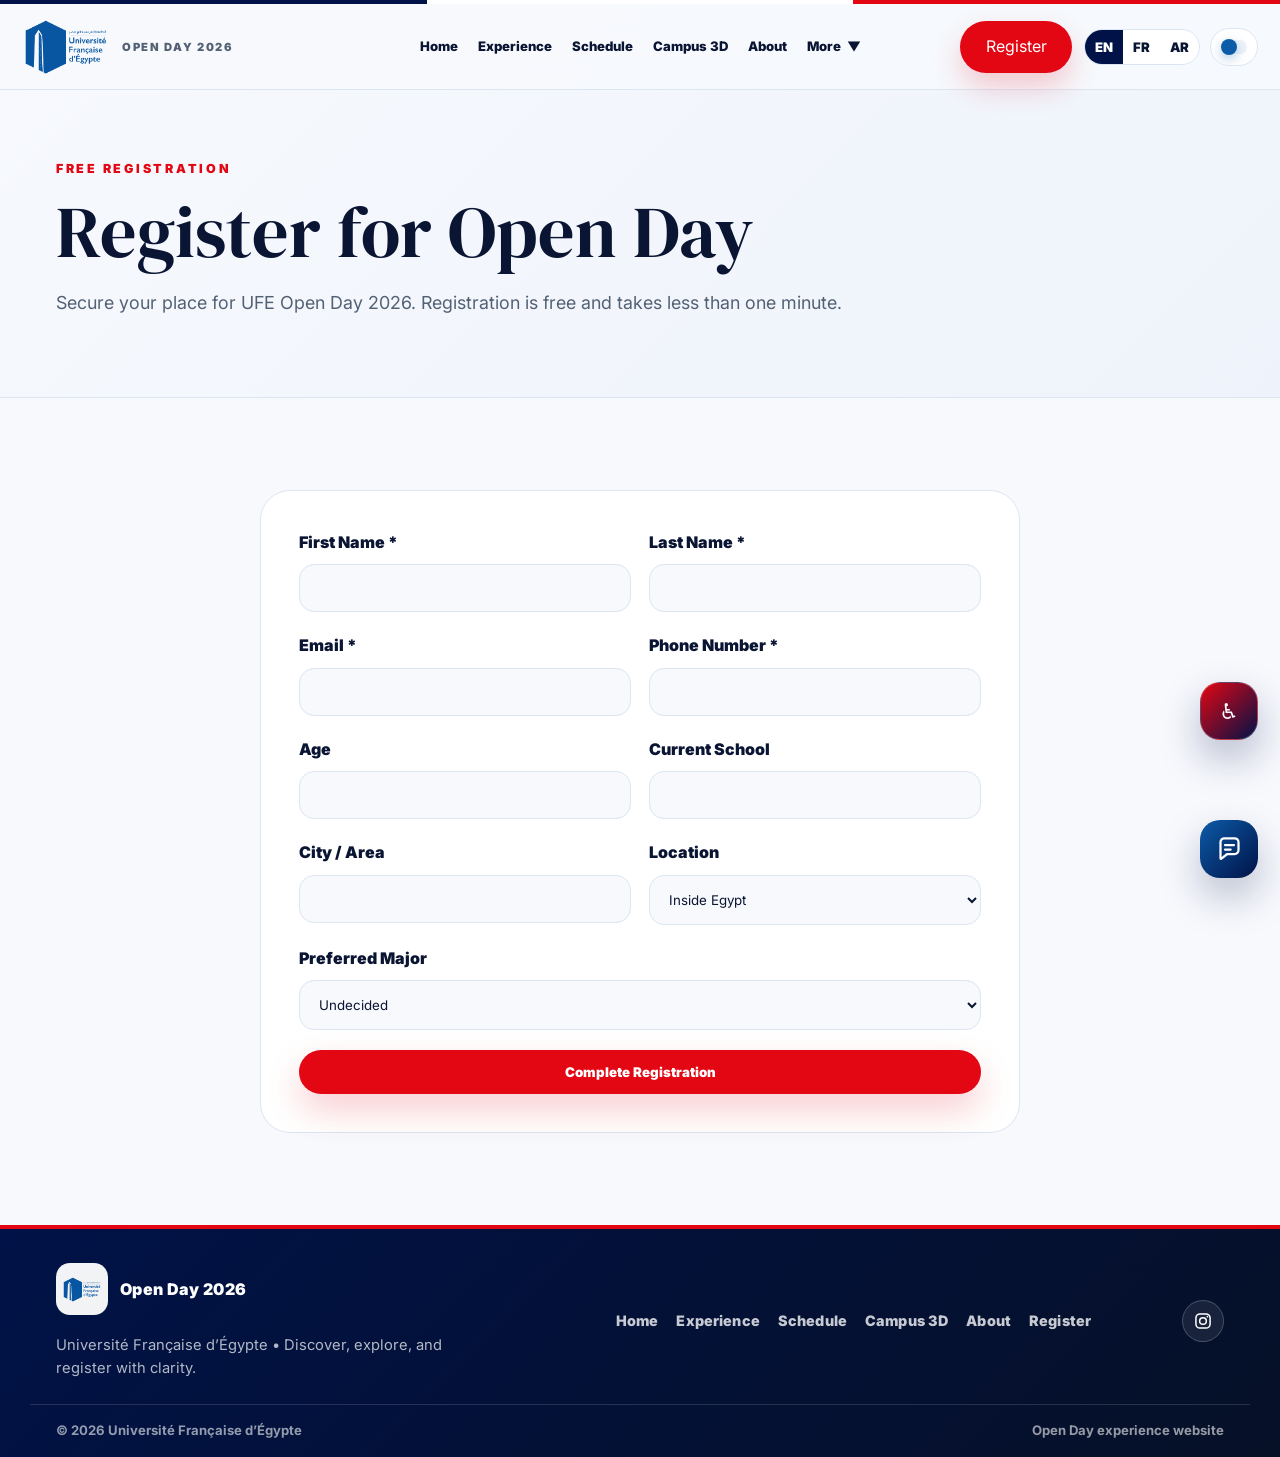
<file: pages/register.html>
<!DOCTYPE html><html lang="en"><head><meta charset="UTF-8"><meta name="viewport" content="width=device-width, initial-scale=1.0"><title>Register — UFE Open Day 2026</title><link rel="stylesheet" href="../styles/main.css"></head><body><a class="skip-link" href="#main">Skip to content</a>
<div class="tricolor-bar"></div>
<nav class="nav" id="mainNav"><div class="container nav-inner">
<a href="../index.html" class="nav-logo"><img class="logo-img" src="../visuals/UFE_Logo_Blue.png" alt="UFE Logo"><span class="logo-sub" data-i18n="openDay">Open Day 2026</span></a>
<button class="nav-toggle" id="navToggle" aria-label="Toggle navigation"><span></span><span></span><span></span></button>
<div class="nav-links" id="navLinks">
<a href="../index.html" data-i18n="home">Home</a>
<a href="../pages/majors.html" data-i18n="experience">Experience</a>
<a href="../pages/schedule.html" data-i18n="schedule">Schedule</a>
<a href="../pages/campus3d.html" data-i18n="campus">Campus 3D</a>
<a href="../pages/about.html" data-i18n="about">About</a>
<div class="dropdown"><button class="menu-btn" type="button"><span data-i18n="menu">More</span> ▼</button><div class="dropdown-panel">
<a href="../pages/accessibility.html" data-i18n="accessibility">Accessibility</a>
<a href="../pages/quiz.html" data-i18n="quiz">Quiz</a>
<a href="../pages/admin.html">Admin</a>
<button id="accessToggle" type="button" data-i18n="access">Accessibility Tools</button>
</div></div>
</div>
            <div class="nav-actions">
<a href="../pages/register.html" class="nav-cta" data-i18n="register">Register</a>
<div class="nav-controls"><div class="lang-switcher"><button data-lang="en">EN</button><button data-lang="fr">FR</button><button data-lang="ar">AR</button></div><button class="theme-toggle" id="themeToggle" type="button" aria-label="Dark mode"></button></div></div></div></nav><main id="main"><header class="page-hero"><div class="container"><span class="eyebrow t" data-en="Free Registration" data-fr="Inscription gratuite" data-ar="تسجيل مجاني">Free Registration</span><h1 class="t" data-en="Register for Open Day" data-fr="Inscription à l’Open Day" data-ar="سجل في اليوم المفتوح">Register for Open Day</h1><p class="t" data-en="Secure your place for UFE Open Day 2026. Registration is free and takes less than one minute." data-fr="Réservez votre place pour l’Open Day UFE 2026. L’inscription est gratuite et prend moins d’une minute." data-ar="احجز مكانك في اليوم المفتوح لجامعة UFE 2026. التسجيل مجاني ويستغرق أقل من دقيقة.">Secure your place for UFE Open Day 2026. Registration is free and takes less than one minute.</p></div></header><section class="section"><div class="container"><div class="form-shell" id="registerFormWrapper"><form id="registerForm"><div class="form-row"><div class="form-group"><label class="form-label t" data-en="First Name *" data-fr="Prénom *" data-ar="الاسم الأول *">First Name *</label><input class="form-input" name="firstName" required></div><div class="form-group"><label class="form-label t" data-en="Last Name *" data-fr="Nom *" data-ar="اسم العائلة *">Last Name *</label><input class="form-input" name="lastName" required></div></div><div class="form-row"><div class="form-group"><label class="form-label t" data-en="Email *" data-fr="Email *" data-ar="البريد الإلكتروني *">Email *</label><input class="form-input" type="email" name="email" required></div><div class="form-group"><label class="form-label t" data-en="Phone Number *" data-fr="Téléphone *" data-ar="رقم الهاتف *">Phone Number *</label><input class="form-input" name="phone" required></div></div><div class="form-row"><div class="form-group"><label class="form-label t" data-en="Age" data-fr="Âge" data-ar="العمر">Age</label><input class="form-input" type="number" name="age"></div><div class="form-group"><label class="form-label t" data-en="Current School" data-fr="École actuelle" data-ar="المدرسة الحالية">Current School</label><input class="form-input" name="school"></div></div><div class="form-row"><div class="form-group"><label class="form-label t" data-en="City / Area" data-fr="Ville / Quartier" data-ar="المدينة / المنطقة">City / Area</label><input class="form-input" name="city"></div><div class="form-group"><label class="form-label t" data-en="Location" data-fr="Localisation" data-ar="الموقع">Location</label><select class="form-select" name="location"><option value="inside">Inside Egypt</option><option value="outside">Outside Egypt</option></select></div></div><div class="form-group" id="countryGroup"><label class="form-label t" data-en="Country" data-fr="Pays" data-ar="الدولة">Country</label><input class="form-input" name="country"></div><div class="form-group"><label class="form-label t" data-en="Preferred Major" data-fr="Spécialité préférée" data-ar="التخصص المفضل">Preferred Major</label><select class="form-select" name="major"><option>Undecided</option><option>Architecture</option><option>Computer Engineering</option><option>Mechanical Engineering</option><option>BIS</option><option>Digital Marketing</option><option>Economics / Management</option><option>Applied Languages</option></select></div><button class="btn btn-primary t" style="width:100%" data-en="Complete Registration" data-fr="Finaliser l’inscription" data-ar="إتمام التسجيل">Complete Registration</button></form></div><div class="card center" id="formSuccess" style="display:none"><h2 class="t" data-en="You’re Registered!" data-fr="Vous êtes inscrit !" data-ar="تم تسجيلك!">You’re Registered!</h2><p class="t" data-en="We’ve received your registration for UFE Open Day 2026." data-fr="Nous avons reçu votre inscription à l’Open Day UFE 2026." data-ar="لقد استلمنا تسجيلك في اليوم المفتوح لجامعة UFE 2026.">We’ve received your registration for UFE Open Day 2026.</p><div class="hero-actions centered"><a class="btn btn-secondary t" href="schedule.html" data-en="View Schedule" data-fr="Voir le programme" data-ar="عرض الجدول">View Schedule</a><a class="btn btn-primary t" href="campus3d.html" data-en="Explore 3D Campus" data-fr="Explorer le Campus 3D" data-ar="استكشف الحرم 3D">Explore 3D Campus</a></div></div></div></section></main><footer class="ufe-footer">
        <div class="container ufe-footer-inner">
            <div class="ufe-footer-brand">
                <a class="ufe-footer-logo" href="../index.html" aria-label="UFE Open Day Home">
                    <img class="ufe-footer-logo-img" src="../visuals/UFE_Logo_Blue.png" alt="UFE Logo">
                    <span class="t"
                        data-en="Open Day 2026"
                        data-fr="Open Day 2026"
                        data-ar="اليوم المفتوح 2026">Open Day 2026</span>
                </a>

                <p class="ufe-footer-copy t"
                    data-en="Université Française d’Égypte • Discover, explore, and register with clarity."
                    data-fr="Université Française d’Égypte • Découvrir, explorer et s’inscrire clairement."
                    data-ar="الجامعة الفرنسية في مصر • اكتشف، استكشف، وسجل بوضوح.">
                    Université Française d’Égypte • Discover, explore, and register with clarity.
                </p>
            </div>

            <nav class="ufe-footer-links" aria-label="Footer navigation">
                <a href="../index.html" data-i18n="home">Home</a>
                <a href="majors.html" data-i18n="experience">Experience</a>
                <a href="schedule.html" data-i18n="schedule">Schedule</a>
                <a href="campus3d.html" data-i18n="campus">Campus 3D</a>
                <a href="about.html" data-i18n="about">About</a>
                <a href="register.html" data-i18n="register">Register</a>
            </nav>

            <div class="ufe-footer-social">
                <a class="ufe-instagram-icon"
                    href="https://www.instagram.com/ufe_fans?igsh=b2RvZDdsczBjNmdx&utm_source=qr"
                    target="_blank"
                    rel="noopener noreferrer"
                    aria-label="Open UFE Instagram profile">
                    <svg viewBox="0 0 24 24" fill="none" aria-hidden="true">
                        <rect x="3.5" y="3.5" width="17" height="17" rx="5" stroke="currentColor" stroke-width="1.8"></rect>
                        <circle cx="12" cy="12" r="4" stroke="currentColor" stroke-width="1.8"></circle>
                        <circle cx="17.3" cy="6.7" r="1.1" fill="currentColor"></circle>
                    </svg>
                </a>
            </div>
        </div>

        <div class="container ufe-footer-bottom">
            <span class="t"
                data-en="© 2026 Université Française d’Égypte"
                data-fr="© 2026 Université Française d’Égypte"
                data-ar="© 2026 الجامعة الفرنسية في مصر">
                © 2026 Université Française d’Égypte
            </span>
            <span class="t"
                data-en="Open Day experience website"
                data-fr="Site de l’expérience Open Day"
                data-ar="موقع تجربة اليوم المفتوح">
                Open Day experience website
            </span>
        </div>
    </footer>
<div class="access-panel" id="accessPanel"><button id="largeTextBtn" data-i18n="largeText">A+ Large Text</button><button id="contrastBtn" data-i18n="contrast">High Contrast</button><button id="motionBtn" data-i18n="motion">Reduce Motion</button><button id="readPageBtn" data-i18n="read">Read Page Aloud</button><button id="stopSpeechBtn" data-i18n="stop">Stop Speech</button></div>
<div class="chatbot" id="ufeChatbot"><button class="chatbot-launch" aria-label="Open chatbot"><svg viewBox="0 0 24 24" fill="none" aria-hidden="true"><path d="M4 5.5A3.5 3.5 0 0 1 7.5 2h9A3.5 3.5 0 0 1 20 5.5v7A3.5 3.5 0 0 1 16.5 16H10l-5.2 4.1c-.33.26-.8.02-.8-.4V5.5Z" stroke="currentColor" stroke-width="2" stroke-linejoin="round"/><path d="M8 8h8M8 12h5" stroke="currentColor" stroke-width="2" stroke-linecap="round"/></svg></button><div class="chatbot-panel"><div class="chatbot-head"><strong class="chatbot-title">UFE Assistant</strong><button class="chatbot-close" type="button">×</button></div><div class="chatbot-messages"><div class="bot-msg" data-fixed="hello">Hi! Ask me about Open Day.</div></div><form class="chatbot-form"><input aria-label="Chat message"><button type="submit">Send</button></form></div></div>
<script src="../js/data.js"></script><script src="../js/main.js"></script></body></html>
</file>
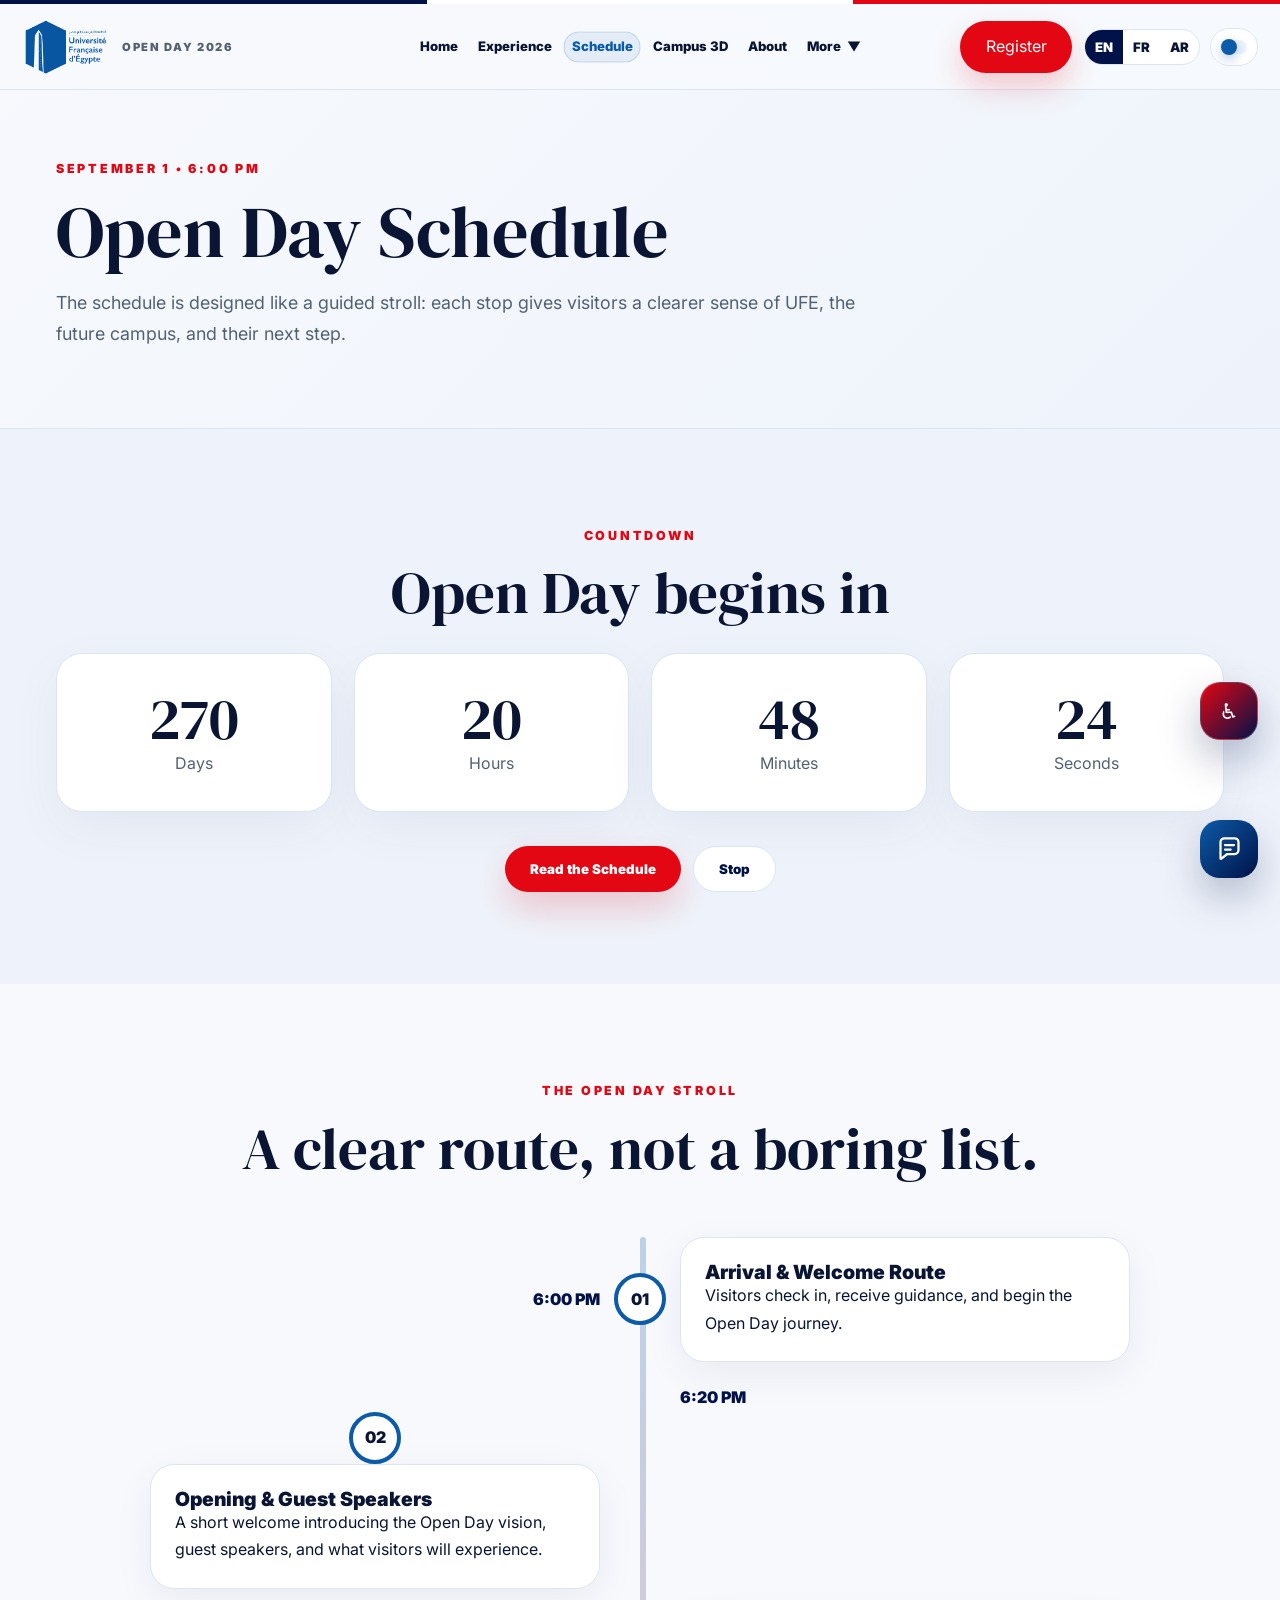
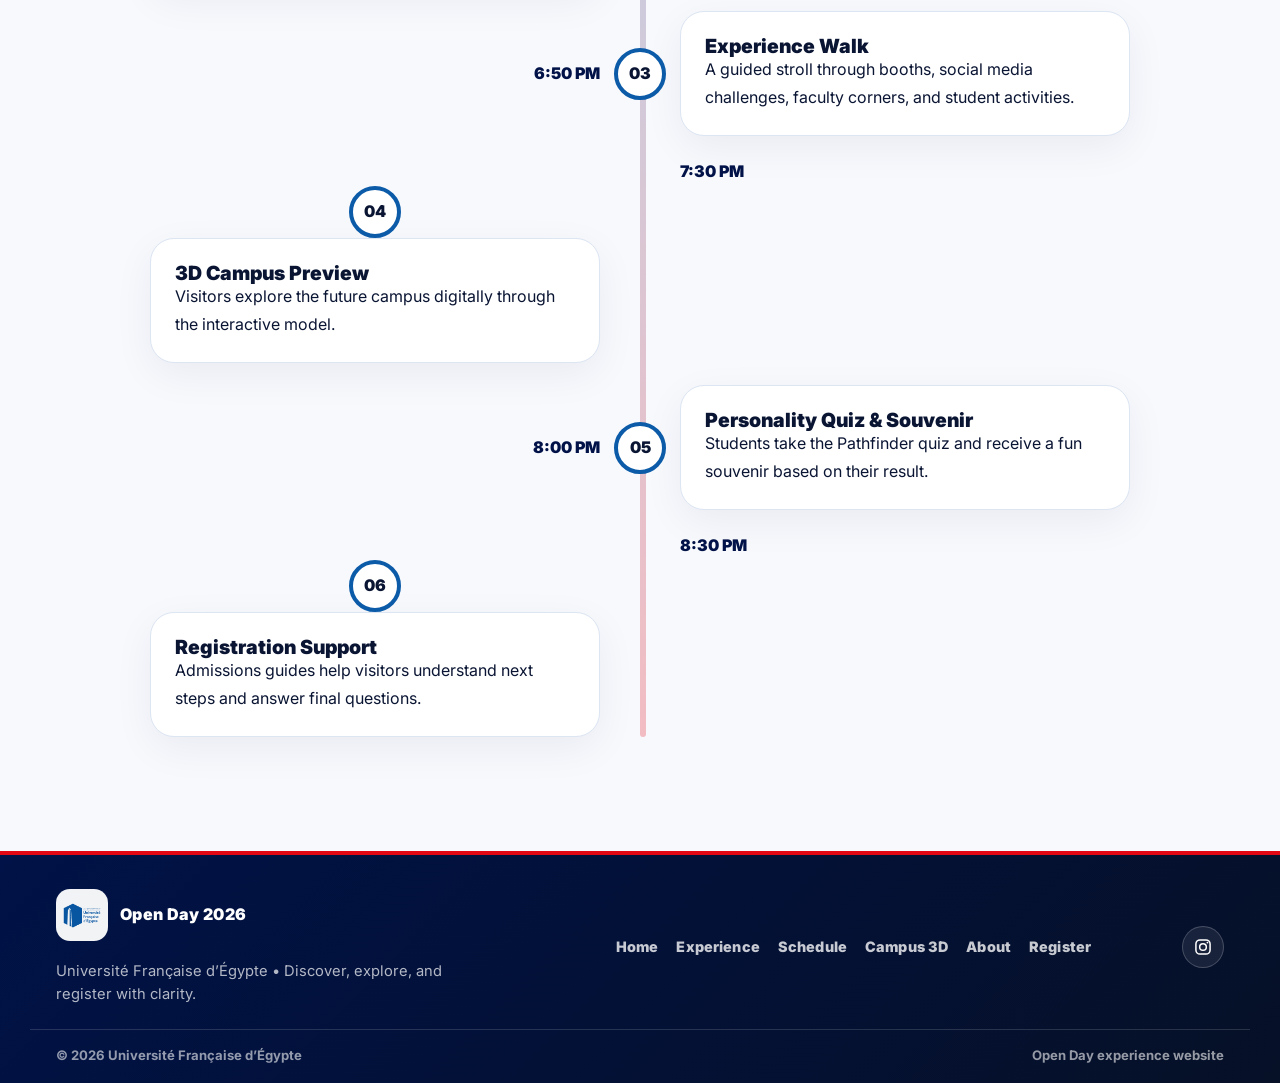
<file: pages/schedule.html>
<!DOCTYPE html><html lang="en"><head><meta charset="UTF-8"><meta name="viewport" content="width=device-width, initial-scale=1.0"><title>Schedule — UFE Open Day 2026</title><link rel="stylesheet" href="../styles/main.css"></head><body><a class="skip-link" href="#main">Skip to content</a>
<div class="tricolor-bar"></div>
<nav class="nav" id="mainNav"><div class="container nav-inner">
<a href="../index.html" class="nav-logo"><img class="logo-img" src="../visuals/UFE_Logo_Blue.png" alt="UFE Logo"><span class="logo-sub" data-i18n="openDay">Open Day 2026</span></a>
<button class="nav-toggle" id="navToggle" aria-label="Toggle navigation"><span></span><span></span><span></span></button>
<div class="nav-links" id="navLinks">
<a href="../index.html" data-i18n="home">Home</a>
<a href="../pages/majors.html" data-i18n="experience">Experience</a>
<a href="../pages/schedule.html" data-i18n="schedule">Schedule</a>
<a href="../pages/campus3d.html" data-i18n="campus">Campus 3D</a>
<a href="../pages/about.html" data-i18n="about">About</a>
<div class="dropdown"><button class="menu-btn" type="button"><span data-i18n="menu">More</span> ▼</button><div class="dropdown-panel">
<a href="../pages/accessibility.html" data-i18n="accessibility">Accessibility</a>
<a href="../pages/quiz.html" data-i18n="quiz">Quiz</a>
<a href="../pages/admin.html">Admin</a>
<button id="accessToggle" type="button" data-i18n="access">Accessibility Tools</button>
</div></div>
</div>
            <div class="nav-actions">
<a href="../pages/register.html" class="nav-cta" data-i18n="register">Register</a>
<div class="nav-controls"><div class="lang-switcher"><button data-lang="en">EN</button><button data-lang="fr">FR</button><button data-lang="ar">AR</button></div><button class="theme-toggle" id="themeToggle" type="button" aria-label="Dark mode"></button></div></div></div></nav><main id="main"><header class="page-hero"><div class="container"><span class="eyebrow t" data-en="September 1 • 6:00 PM" data-fr="1 septembre • 18h00" data-ar="1 سبتمبر • 6 مساءً">September 1 • 6:00 PM</span><h1 class="t" data-en="Open Day Schedule" data-fr="Programme Open Day" data-ar="جدول اليوم المفتوح">Open Day Schedule</h1><p class="t" data-en="The schedule is designed like a guided stroll: each stop gives visitors a clearer sense of UFE, the future campus, and their next step." data-fr="Le programme est conçu comme une promenade guidée : chaque étape clarifie UFE, le futur campus et la prochaine étape." data-ar="تم تصميم الجدول كجولة موجهة: كل محطة تمنح الزائر فهمًا أوضح لـ UFE والحرم المستقبلي والخطوة القادمة.">The schedule is designed like a guided stroll: each stop gives visitors a clearer sense of UFE, the future campus, and their next step.</p></div></header><section class="section section-soft"><div class="container center"><span class="eyebrow t" data-en="Countdown" data-fr="Compte à rebours" data-ar="العد التنازلي">Countdown</span><h2 class="t" data-en="Open Day begins in" data-fr="L’Open Day commence dans" data-ar="يبدأ اليوم المفتوح خلال">Open Day begins in</h2><div class="grid-4" style="margin-top:30px"><div class="card"><h2 id="cd-days">--</h2><p class="t" data-en="Days" data-fr="Jours" data-ar="أيام">Days</p></div><div class="card"><h2 id="cd-hours">--</h2><p class="t" data-en="Hours" data-fr="Heures" data-ar="ساعات">Hours</p></div><div class="card"><h2 id="cd-mins">--</h2><p class="t" data-en="Minutes" data-fr="Minutes" data-ar="دقائق">Minutes</p></div><div class="card"><h2 id="cd-secs">--</h2><p class="t" data-en="Seconds" data-fr="Secondes" data-ar="ثوانٍ">Seconds</p></div></div><div class="speak-box"><button class="btn btn-primary t" onclick="speakText(document.getElementById('strollSchedule').innerText)" data-en="Read the Schedule" data-fr="Lire le programme" data-ar="قراءة الجدول">Read the Schedule</button><button class="btn btn-secondary t" onclick="speechSynthesis.cancel()" data-en="Stop" data-fr="Arrêter" data-ar="إيقاف">Stop</button></div></div></section><section class="section"><div class="container"><div class="center"><span class="eyebrow t" data-en="The Open Day Stroll" data-fr="La promenade Open Day" data-ar="جولة اليوم المفتوح">The Open Day Stroll</span><h2 class="t" data-en="A clear route, not a boring list." data-fr="Un parcours clair, pas une liste ennuyeuse." data-ar="مسار واضح، وليس مجرد قائمة مملة.">A clear route, not a boring list.</h2></div><div class="stroll" id="strollSchedule"></div></div></section></main><footer class="ufe-footer">
        <div class="container ufe-footer-inner">
            <div class="ufe-footer-brand">
                <a class="ufe-footer-logo" href="../index.html" aria-label="UFE Open Day Home">
                    <img class="ufe-footer-logo-img" src="../visuals/UFE_Logo_Blue.png" alt="UFE Logo">
                    <span class="t"
                        data-en="Open Day 2026"
                        data-fr="Open Day 2026"
                        data-ar="اليوم المفتوح 2026">Open Day 2026</span>
                </a>

                <p class="ufe-footer-copy t"
                    data-en="Université Française d’Égypte • Discover, explore, and register with clarity."
                    data-fr="Université Française d’Égypte • Découvrir, explorer et s’inscrire clairement."
                    data-ar="الجامعة الفرنسية في مصر • اكتشف، استكشف، وسجل بوضوح.">
                    Université Française d’Égypte • Discover, explore, and register with clarity.
                </p>
            </div>

            <nav class="ufe-footer-links" aria-label="Footer navigation">
                <a href="../index.html" data-i18n="home">Home</a>
                <a href="majors.html" data-i18n="experience">Experience</a>
                <a href="schedule.html" data-i18n="schedule">Schedule</a>
                <a href="campus3d.html" data-i18n="campus">Campus 3D</a>
                <a href="about.html" data-i18n="about">About</a>
                <a href="register.html" data-i18n="register">Register</a>
            </nav>

            <div class="ufe-footer-social">
                <a class="ufe-instagram-icon"
                    href="https://www.instagram.com/ufe_fans?igsh=b2RvZDdsczBjNmdx&utm_source=qr"
                    target="_blank"
                    rel="noopener noreferrer"
                    aria-label="Open UFE Instagram profile">
                    <svg viewBox="0 0 24 24" fill="none" aria-hidden="true">
                        <rect x="3.5" y="3.5" width="17" height="17" rx="5" stroke="currentColor" stroke-width="1.8"></rect>
                        <circle cx="12" cy="12" r="4" stroke="currentColor" stroke-width="1.8"></circle>
                        <circle cx="17.3" cy="6.7" r="1.1" fill="currentColor"></circle>
                    </svg>
                </a>
            </div>
        </div>

        <div class="container ufe-footer-bottom">
            <span class="t"
                data-en="© 2026 Université Française d’Égypte"
                data-fr="© 2026 Université Française d’Égypte"
                data-ar="© 2026 الجامعة الفرنسية في مصر">
                © 2026 Université Française d’Égypte
            </span>
            <span class="t"
                data-en="Open Day experience website"
                data-fr="Site de l’expérience Open Day"
                data-ar="موقع تجربة اليوم المفتوح">
                Open Day experience website
            </span>
        </div>
    </footer>
<div class="access-panel" id="accessPanel"><button id="largeTextBtn" data-i18n="largeText">A+ Large Text</button><button id="contrastBtn" data-i18n="contrast">High Contrast</button><button id="motionBtn" data-i18n="motion">Reduce Motion</button><button id="readPageBtn" data-i18n="read">Read Page Aloud</button><button id="stopSpeechBtn" data-i18n="stop">Stop Speech</button></div>
<div class="chatbot" id="ufeChatbot"><button class="chatbot-launch" aria-label="Open chatbot"><svg viewBox="0 0 24 24" fill="none" aria-hidden="true"><path d="M4 5.5A3.5 3.5 0 0 1 7.5 2h9A3.5 3.5 0 0 1 20 5.5v7A3.5 3.5 0 0 1 16.5 16H10l-5.2 4.1c-.33.26-.8.02-.8-.4V5.5Z" stroke="currentColor" stroke-width="2" stroke-linejoin="round"/><path d="M8 8h8M8 12h5" stroke="currentColor" stroke-width="2" stroke-linecap="round"/></svg></button><div class="chatbot-panel"><div class="chatbot-head"><strong class="chatbot-title">UFE Assistant</strong><button class="chatbot-close" type="button">×</button></div><div class="chatbot-messages"><div class="bot-msg" data-fixed="hello">Hi! Ask me about Open Day.</div></div><form class="chatbot-form"><input aria-label="Chat message"><button type="submit">Send</button></form></div></div>
<script src="../js/data.js"></script><script src="../js/main.js"></script></body></html>
</file>
<file: styles/main.css>
@import url('https://fonts.googleapis.com/css2?family=Inter:wght@400;500;600;700;800;900&family=DM+Serif+Display:ital@0;1&display=swap');

:root {
    --navy: #001247;
    --blue: #0c5ba8;
    --red: #e30613;
    --red2: #b70510;
    --ink: #061027;
    --text: #0a1533;
    --muted: #536174;
    --line: #dce5f2;
    --bg: #f7f9fd;
    --card: #fff;
    --soft: #eef3fb;
    --display: 'DM Serif Display', serif;
    --body: 'Inter', system-ui, sans-serif;
    --max: 1220px;
    --shadow: 0 24px 70px rgba(0, 18, 71, .12);
    --radius: 26px;
    color-scheme: light
}

:root[data-theme=dark] {
    --ink: #f7f9ff;
    --text: #f8fbff;
    --muted: #d7ddea;
    --line: rgba(255, 255, 255, .16);
    --bg: #061025;
    --card: #0c1731;
    --soft: #101d3a;
    --shadow: 0 24px 70px rgba(0, 0, 0, .4);
    color-scheme: dark
}

* {
    box-sizing: border-box;
    margin: 0;
    padding: 0
}

html {
    scroll-behavior: smooth
}

body {
    font-family: var(--body);
    background: var(--bg);
    color: var(--text);
    line-height: 1.72;
    overflow-x: hidden
}

body.rtl {
    direction: rtl
}

body.high-contrast {
    --bg: #fff;
    --card: #fff;
    --text: #000;
    --muted: #111;
    --line: #000
}

:root[data-theme=dark] body.high-contrast {
    --bg: #000;
    --card: #000;
    --text: #fff;
    --muted: #fff;
    --line: #fff
}

body.large-text {
    font-size: 118%
}

body.reduce-motion *,
body.reduce-motion *:before,
body.reduce-motion *:after {
    animation: none !important;
    transition: none !important;
    scroll-behavior: auto !important
}

a {
    text-decoration: none;
    color: inherit
}

button,
input,
select,
textarea {
    font-family: inherit
}

button {
    cursor: pointer;
    border: 0;
    background: none
}

.skip-link {
    position: fixed;
    top: 10px;
    left: 10px;
    z-index: 5000;
    background: #fff;
    color: #001247;
    padding: 10px 14px;
    border-radius: 12px;
    transform: translateY(-140%)
}

.skip-link:focus {
    transform: translateY(0)
}

.container {
    max-width: var(--max);
    margin: auto;
    padding: 0 26px
}

.tricolor-bar {
    position: fixed;
    top: 0;
    left: 0;
    right: 0;
    height: 4px;
    z-index: 2000;
    background: linear-gradient(90deg, var(--navy) 33.33%, #fff 33.33%, #fff 66.66%, var(--red) 66.66%)
}

.nav {
    position: fixed;
    top: 4px;
    left: 0;
    right: 0;
    z-index: 1999;
    background: rgba(247, 249, 253, .84);
    backdrop-filter: blur(22px);
    border-bottom: 1px solid var(--line);
    transition: .25s
}

.nav.scrolled {
    box-shadow: 0 16px 40px rgba(0, 18, 71, .08)
}

:root[data-theme=dark] .nav {
    background: rgba(6, 16, 37, .88)
}

/* CHANGED: navbar is full-width so logo can stick to the browser edge
   and the main nav buttons stay centered on the browser. */
.nav .container.nav-inner {
    max-width: none;
    width: 100%;
    margin: 0;
    padding-left: 0;
    padding-right: 0;
    position: relative
}

.nav-inner {
    height: 78px;
    display: flex;
    align-items: center;
    justify-content: space-between;
    gap: 18px
}

/* CHANGED: removed negative margin and locked logo to the left edge */
.nav-logo {
    display: flex;
    align-items: center;
    padding-left: 0;
    margin-left: 0;
    gap: 14px;
    min-width: 220px;
    flex-shrink: 0;
    position: relative;
    z-index: 5
}

.logo-img {
    width: 100px;
    height: 100px;
    object-fit: contain;
    display: block
}

.logo-sub {
    font-weight: 900;
    text-transform: uppercase;
    letter-spacing: .15em;
    color: var(--muted);
    line-height: 1.1;
    font-size: .74rem
}

.nav-links {
    position: absolute;
    left: 50%;
    transform: translateX(-50%);
    display: flex;
    align-items: center;
    justify-content: center;
    gap: 8px;
    z-index: 4
}

.nav-links>a,
.menu-btn {
    font-weight: 850;
    color: var(--text);
    font-size: .94rem;
    padding: 10px 12px;
    border-radius: 999px;
    transition: .2s
}

.nav-links>a:hover,
.menu-btn:hover,
.nav-links>a.active {
    color: var(--blue);
    background: rgba(12, 91, 168, .08)
}

.nav-links>a.active {
    box-shadow: inset 0 0 0 1px rgba(12, 91, 168, .18)
}

.nav-cta {
    position: fixed;
    right: 205px;
    top: 24px;
    background: var(--red) !important;
    color: #fff !important;
    padding: 12px 22px !important;
    border-radius: 999px !important;
    box-shadow: 0 14px 30px rgba(227, 6, 19, .20);
    z-index: 2101
}

.nav-cta:hover {
    background: var(--red2) !important;
    transform: translateY(-1px)
}

.nav-toggle {
    display: none;
    width: 44px;
    height: 44px;
    align-items: center;
    justify-content: center;
    flex-direction: column;
    gap: 6px;
    border: 1px solid var(--line);
    border-radius: 14px;
    background: var(--card)
}

.nav-toggle span {
    width: 23px;
    height: 2px;
    background: var(--text);
    display: block;
    border-radius: 5px
}

.dropdown {
    position: relative
}

.menu-btn {
    display: flex;
    align-items: center;
    gap: 6px
}

.dropdown-panel {
    position: absolute;
    top: calc(100% + 12px);
    right: 0;
    width: 240px;
    background: var(--card);
    border: 1px solid var(--line);
    border-radius: 20px;
    box-shadow: var(--shadow);
    padding: 10px;
    display: none
}

.dropdown:hover .dropdown-panel,
.dropdown.open .dropdown-panel {
    display: block
}

.dropdown-panel a,
.dropdown-panel button {
    display: flex;
    width: 100%;
    align-items: center;
    gap: 10px;
    text-align: left;
    padding: 12px 14px;
    border-radius: 14px;
    font-weight: 800;
    color: var(--text)
}

.dropdown-panel a:hover,
.dropdown-panel button:hover {
    background: var(--soft)
}

.nav-controls {
    position: fixed;
    right: 0;
    top: 24px;
    display: flex;
    align-items: center;
    gap: 10px;
    z-index: 2101
}

.lang-switcher {
    display: flex;
    border: 1px solid var(--line);
    background: var(--card);
    border-radius: 999px;
    overflow: hidden
}

.lang-switcher button {
    padding: 10px 12px;
    font-weight: 900;
    color: var(--text);
    font-size: .82rem
}

.lang-switcher button.active {
    background: var(--navy);
    color: #fff
}

.theme-toggle {
    width: 48px;
    height: 38px;
    border: 1px solid var(--line);
    background: var(--card);
    border-radius: 999px;
    display: grid;
    place-items: center;
    position: relative;
    overflow: hidden;
    color: var(--text)
}

.theme-toggle .toggle-track {
    position: relative;
    width: 26px;
    height: 14px;
    border-radius: 999px;
    background: var(--soft);
    display: block
}

.theme-toggle .toggle-dot {
    position: absolute;
    width: 16px;
    height: 16px;
    border-radius: 50%;
    background: var(--blue);
    top: 50%;
    left: 0;
    transform: translateY(-50%);
    transition: .25s;
    box-shadow: 0 4px 12px rgba(12, 91, 168, .32)
}

:root[data-theme=dark] .theme-toggle .toggle-dot {
    left: 10px;
    background: #fff
}

.theme-toggle .sr-only {
    position: absolute;
    width: 1px;
    height: 1px;
    overflow: hidden;
    clip: rect(0, 0, 0, 0)
}

h1,
h2,
h3 {
    line-height: 1.04;
    color: var(--text)
}

h1,
h2 {
    font-family: var(--display);
    font-weight: 400
}

h1 {
    font-size: clamp(3.1rem, 7vw, 6.6rem)
}

h2 {
    font-size: clamp(2.1rem, 4.6vw, 4.1rem)
}

h3 {
    font-size: 1.22rem;
    font-weight: 900
}

.eyebrow {
    display: inline-block;
    color: var(--red);
    font-weight: 900;
    text-transform: uppercase;
    letter-spacing: .22em;
    font-size: .78rem;
    margin-bottom: 16px
}

.lead {
    font-size: 1.18rem;
    color: var(--muted);
    max-width: 760px
}

.btn {
    display: inline-flex;
    align-items: center;
    justify-content: center;
    padding: 14px 25px;
    border-radius: 999px;
    font-weight: 900;
    transition: .25s
}

.btn-primary {
    background: var(--red);
    color: #fff;
    box-shadow: 0 16px 36px rgba(227, 6, 19, .2)
}

.btn-secondary {
    background: var(--card);
    border: 1px solid var(--line);
    color: var(--navy)
}

:root[data-theme=dark] .btn-secondary {
    color: #fff
}

.btn-light {
    background: #fff;
    color: var(--navy)
}

.btn:hover {
    transform: translateY(-2px)
}

.section {
    padding: 92px 0
}

.section-soft {
    background: var(--soft)
}

.center {
    text-align: center
}

.hero-actions {
    display: flex;
    gap: 14px;
    flex-wrap: wrap;
    margin-top: 30px
}

.hero-actions.centered {
    justify-content: center
}

.page-hero {
    padding: 154px 0 78px;
    background: linear-gradient(135deg, var(--bg), var(--soft));
    border-bottom: 1px solid var(--line)
}

.page-hero h1 {
    font-size: clamp(2.8rem, 5.6vw, 5rem);
    max-width: 920px
}

.page-hero p {
    margin-top: 18px;
    font-size: 1.12rem;
    color: var(--muted);
    max-width: 820px
}

.home-hero {
    min-height: 100vh;
    padding: 135px 0 78px;
    display: grid;
    align-items: center;
    position: relative;
    overflow: hidden;
    background: linear-gradient(rgba(0, 18, 71, .68), rgba(0, 18, 71, .55)), url('../visuals/about-hero.png') center/cover no-repeat
}

.home-hero:after {
    content: "";
    position: absolute;
    inset: auto 0 0;
    height: 150px;
    background: linear-gradient(transparent, var(--bg))
}

.hero-centered {
    position: relative;
    z-index: 2;
    text-align: center;
    color: white;
    max-width: 980px;
    margin: auto
}

.home-hero h1,
.home-hero .lead {
    color: #fff
}

.home-hero .lead {
    margin: 24px auto 0;
    color: rgba(255, 255, 255, .9)
}

.hero-meta {
    display: flex;
    gap: 14px;
    justify-content: center;
    flex-wrap: wrap;
    margin-top: 32px
}

.hero-pill {
    background: rgba(255, 255, 255, .15);
    border: 1px solid rgba(255, 255, 255, .24);
    color: #fff;
    border-radius: 999px;
    padding: 10px 16px;
    font-weight: 900;
    backdrop-filter: blur(10px)
}

.grid-2 {
    display: grid;
    grid-template-columns: 1fr 1fr;
    gap: 28px
}

.grid-3 {
    display: grid;
    grid-template-columns: repeat(3, 1fr);
    gap: 24px
}

.grid-4 {
    display: grid;
    grid-template-columns: repeat(4, 1fr);
    gap: 22px
}

.card {
    background: var(--card);
    border: 1px solid var(--line);
    border-radius: var(--radius);
    padding: 34px;
    box-shadow: 0 16px 50px rgba(0, 18, 71, .055);
    transition: transform .25s, box-shadow .25s, border-color .25s
}

.card:hover {
    transform: translateY(-4px);
    box-shadow: var(--shadow);
    border-color: rgba(12, 91, 168, .25)
}

.card p,
.muted {
    color: var(--muted)
}

.num {
    color: var(--red);
    font-weight: 900;
    letter-spacing: .16em
}

.split {
    display: grid;
    grid-template-columns: .9fr 1.1fr;
    gap: 60px;
    align-items: center
}

.image-card {
    border-radius: 32px;
    overflow: hidden;
    box-shadow: var(--shadow);
    border: 1px solid var(--line);
    background: var(--card)
}

.image-card img {
    width: 100%;
    display: block;
    aspect-ratio: 16/10;
    object-fit: cover
}

.dark-cta {
    background: linear-gradient(135deg, var(--navy), #07133a);
    color: #fff
}

.dark-cta h2,
.dark-cta p {
    color: #fff
}

.cta-row {
    display: flex;
    align-items: center;
    justify-content: space-between;
    gap: 30px
}

.experience-grid {
    counter-reset: item
}

.experience-card {
    min-height: 245px;
    position: relative;
    overflow: hidden;
    animation: cardIn .55s ease both
}

.experience-card:nth-child(1) {
    animation-delay: .05s
}

.experience-card:nth-child(2) {
    animation-delay: .12s
}

.experience-card:nth-child(3) {
    animation-delay: .19s
}

.experience-card:nth-child(4) {
    animation-delay: .26s
}

.experience-card:before {
    content: "";
    position: absolute;
    right: -40px;
    top: -40px;
    width: 120px;
    height: 120px;
    border-radius: 50%;
    background: rgba(12, 91, 168, .08)
}

@keyframes cardIn {
    from {
        opacity: 0;
        transform: translateY(18px)
    }

    to {
        opacity: 1;
        transform: translateY(0)
    }
}

.souvenir {
    background: linear-gradient(135deg, #fff, var(--soft));
    border: 2px dashed var(--red);
    border-radius: 28px;
    padding: 30px;
    text-align: center
}

.souvenir strong {
    font-family: var(--display);
    font-size: 2rem;
    color: var(--navy)
}

:root[data-theme=dark] .souvenir {
    background: var(--card)
}

:root[data-theme=dark] .souvenir strong {
    color: #fff
}

.stroll {
    position: relative;
    max-width: 980px;
    margin: 58px auto 0
}

.stroll:before {
    content: "";
    position: absolute;
    left: 50%;
    top: 0;
    bottom: 0;
    width: 6px;
    background: linear-gradient(var(--blue), var(--red));
    border-radius: 999px;
    opacity: .25
}

.stroll-item {
    display: grid;
    grid-template-columns: 1fr 80px 1fr;
    align-items: center;
    margin: 22px 0
}

.stroll-time {
    text-align: right;
    font-weight: 900;
    color: var(--navy)
}

:root[data-theme=dark] .stroll-time {
    color: #fff
}

.stroll-dot {
    width: 52px;
    height: 52px;
    border-radius: 50%;
    display: grid;
    place-items: center;
    background: var(--card);
    border: 4px solid var(--blue);
    z-index: 1;
    margin: auto;
    font-weight: 900
}

.stroll-card {
    background: var(--card);
    border: 1px solid var(--line);
    border-radius: 24px;
    padding: 24px;
    box-shadow: 0 12px 40px rgba(0, 18, 71, .06)
}

.stroll-item:nth-child(even) .stroll-card {
    grid-column: 1
}

.stroll-item:nth-child(even) .stroll-time {
    grid-column: 3;
    text-align: left
}

.speak-box {
    margin-top: 34px;
    text-align: center;
    display: flex;
    gap: 12px;
    justify-content: center;
    flex-wrap: wrap
}

.viewer-layout {
    display: grid;
    grid-template-columns: 1.35fr .65fr;
    gap: 34px;
    align-items: start
}

.viewer-wrapper {
    position: relative;
    height: 70vh;
    min-height: 540px;
    background: #071024;
    border-radius: 30px;
    overflow: hidden;
    box-shadow: var(--shadow)
}

.viewer-canvas {
    width: 100%;
    height: 100%;
    display: block
}

.viewer-hint,
.viewer-fullscreen-btn {
    position: absolute;
    z-index: 3;
    background: rgba(255, 255, 255, .92);
    color: var(--navy);
    font-weight: 900
}

.viewer-hint {
    top: 20px;
    left: 20px;
    border-radius: 999px;
    padding: 12px 18px
}

.viewer-fullscreen-btn {
    top: 20px;
    right: 20px;
    width: 54px;
    height: 54px;
    border-radius: 18px;
    font-size: 1.2rem
}

.viewer-wrapper:fullscreen {
    border-radius: 0;
    height: 100vh
}

.viewer-loading,
.viewer-fallback {
    position: absolute;
    inset: 0;
    display: flex;
    align-items: center;
    justify-content: center;
    flex-direction: column;
    color: white;
    gap: 14px
}

.viewer-fallback {
    display: none
}

.viewer-fallback.visible {
    display: flex
}

.zone-panel {
    background: var(--card);
    border: 1px solid var(--line);
    border-radius: 30px;
    padding: 28px;
    box-shadow: 0 16px 50px rgba(0, 18, 71, .06)
}

.zone-buttons {
    display: grid;
    gap: 12px;
    margin: 22px 0
}

.zone-btn {
    background: var(--card);
    border: 1px solid var(--line);
    padding: 16px;
    border-radius: 17px;
    text-align: left;
    font-weight: 900;
    color: var(--text)
}

.zone-btn.active,
.zone-btn:hover {
    border-color: var(--blue);
    background: rgba(12, 91, 168, .08)
}

.zone-info {
    background: var(--soft);
    border-radius: 22px;
    padding: 24px
}

.architect-grid {
    display: grid;
    grid-template-columns: .78fr 1.22fr;
    gap: 56px;
    align-items: center
}

.architect-card {
    position: relative;
    border-radius: 28px;
    overflow: hidden;
    box-shadow: var(--shadow)
}

.architect-card img {
    width: 100%;
    display: block;
    aspect-ratio: 16/10;
    object-fit: cover
}

.architect-card span {
    position: absolute;
    bottom: 0;
    left: 0;
    right: 0;
    padding: 24px;
    color: white;
    background: linear-gradient(transparent, rgba(0, 18, 71, .9));
    font-family: var(--display);
    font-size: 1.6rem
}

.highlight-list {
    display: grid;
    gap: 14px;
    margin-top: 28px
}

.highlight-list div {
    display: grid;
    grid-template-columns: 180px 1fr;
    gap: 20px;
    background: var(--card);
    border: 1px solid var(--line);
    border-radius: 20px;
    padding: 20px
}

.highlight-list strong {
    color: var(--navy);
    text-transform: uppercase;
    letter-spacing: .12em
}

:root[data-theme=dark] .highlight-list strong {
    color: #fff
}

.form-shell {
    max-width: 760px;
    margin: auto;
    background: var(--card);
    border: 1px solid var(--line);
    border-radius: 30px;
    padding: 38px
}

.form-row {
    display: grid;
    grid-template-columns: 1fr 1fr;
    gap: 18px
}

.form-group {
    margin-bottom: 20px
}

.form-label {
    font-weight: 900;
    display: block;
    margin-bottom: 8px
}

.form-input,
.form-select {
    width: 100%;
    padding: 15px;
    border-radius: 15px;
    border: 1px solid var(--line);
    background: var(--bg);
    color: var(--text)
}

#countryGroup {
    display: none
}

#countryGroup.visible {
    display: block
}

.footer {
    background: var(--card);
    border-top: 1px solid var(--line);
    padding: 50px 0
}

.footer-grid {
    display: grid;
    grid-template-columns: 1.2fr .8fr .8fr;
    gap: 30px
}

.footer-links {
    display: flex;
    gap: 14px;
    flex-wrap: wrap;
    margin-top: 12px
}

.footer-links a {
    color: var(--muted);
    font-weight: 800
}

.contact-list {
    display: grid;
    gap: 8px;
    margin-top: 12px;
    color: var(--muted)
}

.access-panel {
    position: fixed;
    right: 22px;
    bottom: 92px;
    z-index: 2100;
    background: var(--card);
    border: 1px solid var(--line);
    box-shadow: var(--shadow);
    border-radius: 22px;
    padding: 12px;
    display: none;
    gap: 8px;
    grid-template-columns: 1fr
}

.access-panel.open {
    display: grid
}

.access-panel button {
    padding: 11px 14px;
    border-radius: 14px;
    background: var(--soft);
    font-weight: 850;
    color: var(--text);
    text-align: left
}

.chatbot {
    position: fixed;
    right: 22px;
    bottom: 22px;
    z-index: 2200
}

.chatbot-launch {
    width: 58px;
    height: 58px;
    border-radius: 20px;
    background: linear-gradient(135deg, var(--blue), var(--navy));
    box-shadow: 0 18px 40px rgba(0, 18, 71, .26);
    color: #fff;
    display: grid;
    place-items: center
}

.chatbot-launch svg {
    width: 27px;
    height: 27px
}

.chatbot-panel {
    position: absolute;
    right: 0;
    bottom: 76px;
    width: min(360px, calc(100vw - 44px));
    height: 460px;
    background: var(--card);
    border: 1px solid var(--line);
    border-radius: 26px;
    box-shadow: var(--shadow);
    display: none;
    overflow: hidden
}

.chatbot.open .chatbot-panel {
    display: flex;
    flex-direction: column
}

.chatbot-head {
    padding: 16px 18px;
    border-bottom: 1px solid var(--line);
    display: flex;
    justify-content: space-between;
    align-items: center
}

.chatbot-close {
    font-size: 26px;
    color: var(--text)
}

.chatbot-messages {
    flex: 1;
    padding: 14px;
    overflow: auto;
    display: grid;
    align-content: start;
    gap: 10px
}

.bot-msg,
.user-msg {
    padding: 11px 13px;
    border-radius: 16px;
    max-width: 88%
}

.bot-msg {
    background: var(--soft);
    color: var(--text)
}

.user-msg {
    background: var(--blue);
    color: #fff;
    margin-left: auto
}

.chatbot-form {
    display: flex;
    gap: 8px;
    padding: 12px;
    border-top: 1px solid var(--line)
}

.chatbot-form input {
    flex: 1;
    padding: 12px;
    border: 1px solid var(--line);
    border-radius: 14px;
    background: var(--bg);
    color: var(--text)
}

.chatbot-form button {
    padding: 12px 14px;
    border-radius: 14px;
    background: var(--red);
    color: #fff;
    font-weight: 900
}

.admin-login {
    max-width: 520px;
    margin: auto;
    background: var(--card);
    border: 1px solid var(--line);
    border-radius: 30px;
    padding: 34px
}

.admin-dashboard {
    display: none
}

.admin-dashboard.active {
    display: block
}

.admin-stats {
    display: grid;
    grid-template-columns: repeat(4, 1fr);
    gap: 18px
}

.stat-card {
    background: var(--card);
    border: 1px solid var(--line);
    border-radius: 22px;
    padding: 24px
}

.stat-card span {
    color: var(--muted);
    font-weight: 800
}

.stat-card strong {
    display: block;
    font-size: 2.4rem;
    color: var(--red)
}

.admin-table {
    width: 100%;
    border-collapse: collapse;
    margin-top: 14px;
    background: var(--card);
    border: 1px solid var(--line);
    border-radius: 20px;
    overflow: hidden
}

.admin-table th,
.admin-table td {
    padding: 14px;
    border-bottom: 1px solid var(--line);
    text-align: left
}

.fade-up {
    opacity: 0;
    transform: translateY(18px);
    transition: .65s ease
}

.fade-up.in-view {
    opacity: 1;
    transform: translateY(0)
}

@media(max-width:1080px) {
    .nav-logo {
        min-width: auto
    }

    .logo-sub {
        display: none
    }

    .nav-links {
        gap: 4px
    }

    .nav-links>a,
    .menu-btn {
        font-size: .88rem;
        padding: 9px 9px
    }

    .grid-4 {
        grid-template-columns: repeat(2, 1fr)
    }

    .viewer-layout,
    .architect-grid,
    .split {
        grid-template-columns: 1fr
    }

    .footer-grid {
        grid-template-columns: 1fr 1fr
    }

    .admin-stats {
        grid-template-columns: repeat(2, 1fr)
    }
}

@media(max-width:860px) {
    .nav .container.nav-inner {
        padding-right: 18px
    }

    .nav-inner {
        height: 74px
    }

    .nav-toggle {
        display: flex;
        position: relative;
        z-index: 2002
    }

    .nav-links {
        position: fixed;
        top: 79px;
        left: 16px;
        right: 16px;
        transform: none;
        display: none;
        flex-direction: column;
        align-items: stretch;
        background: var(--card);
        border: 1px solid var(--line);
        border-radius: 24px;
        padding: 16px;
        box-shadow: var(--shadow)
    }

    .nav-links.open {
        display: flex
    }

    .nav-cta,
    .nav-controls {
        position: static
    }

    .nav-links>a,
    .menu-btn,
    .nav-cta {
        width: 100%;
        justify-content: flex-start
    }

    .dropdown-panel {
        position: static;
        width: 100%;
        box-shadow: none;
        margin-top: 8px
    }

    .nav-controls {
        justify-content: space-between
    }

    .grid-2,
    .grid-3 {
        grid-template-columns: 1fr
    }

    .section {
        padding: 70px 0
    }

    .page-hero {
        padding-top: 130px
    }

    .stroll:before {
        left: 25px
    }

    .stroll-item,
    .stroll-item:nth-child(even) {
        grid-template-columns: 60px 1fr;
        gap: 12px
    }

    .stroll-dot {
        grid-column: 1;
        grid-row: 1/3
    }

    .stroll-time,
    .stroll-item:nth-child(even) .stroll-time {
        grid-column: 2;
        text-align: left
    }

    .stroll-card,
    .stroll-item:nth-child(even) .stroll-card {
        grid-column: 2
    }

    .footer-grid {
        grid-template-columns: 1fr
    }

    .cta-row {
        flex-direction: column;
        align-items: flex-start
    }

    .form-row {
        grid-template-columns: 1fr
    }

    .viewer-wrapper {
        min-height: 420px;
        height: 60vh
    }

    .highlight-list div {
        grid-template-columns: 1fr
    }

    .admin-stats {
        grid-template-columns: 1fr
    }
}

@media(max-width:560px) {
    .container {
        padding: 0 18px
    }

    .nav .container.nav-inner {
        padding-left: 0;
        padding-right: 14px
    }

    h1 {
        font-size: clamp(2.6rem, 16vw, 4.2rem)
    }

    .home-hero {
        padding-top: 120px
    }

    .card {
        padding: 26px
    }

    .hero-meta {
        gap: 8px
    }

    .hero-pill {
        font-size: .85rem
    }

    .grid-4 {
        grid-template-columns: 1fr
    }

    .chatbot-panel {
        height: 420px
    }

    .page-hero h1 {
        font-size: 2.55rem
    }
}
/* ===== FINAL NAVBAR POSITION FIX ===== */

/* Keep the navbar full width */
.nav .container.nav-inner {
    max-width: none !important;
    width: 100% !important;
    margin: 0 !important;
    padding-left: 0 !important;
    padding-right: 0 !important;
    position: relative !important;
}

/* Logo stays on the far left */
.nav-logo {
    position: relative !important;
    left: auto !important;
    top: auto !important;
    height: auto !important;
    display: flex !important;
    align-items: center !important;
    gap: 14px !important;
    margin: 0 !important;
    padding: 0 !important;
    z-index: 3005 !important;
}

/* Main nav group stays centered on desktop */
.nav-links {
    position: fixed !important;
    left: 50% !important;
    top: 18px !important;
    transform: translateX(-50%) !important;
    display: flex !important;
    align-items: center !important;
    justify-content: center !important;
    gap: 12px !important;
    z-index: 3000 !important;
}

.nav-actions {
    position: fixed !important;
    right: 12px !important;
    top: 15px !important;
    display: flex !important;
    align-items: center !important;
    gap: 10px !important;
    z-index: 3010 !important;
}

.nav-actions .nav-cta {
    position: relative !important;
    right: auto !important;
    top: auto !important;
    width: auto !important;
    margin-right: 10px !important;
}

.nav-actions .nav-controls {
    position: relative !important;
    right: auto !important;
    top: auto !important;
    display: flex !important;
    align-items: center !important;
    gap: 10px !important;
}

/* Mobile keeps the original dropdown behavior */
@media(max-width:860px) {
    .nav-logo {
        position: relative !important;
        left: auto !important;
        top: auto !important;
        height: auto !important;
    }

    .nav-links {
        position: fixed !important;
        top: 50px !important;
        left: 16px !important;
        right: 16px !important;
        transform: none !important;
        height: auto !important;
        display: none !important;
        flex-direction: column !important;
        align-items: stretch !important;
        justify-content: flex-start !important;
        background: var(--card) !important;
        border: 1px solid var(--line) !important;
        border-radius: 24px !important;
        padding: 16px !important;
        box-shadow: var(--shadow) !important;
    }

    .nav-links.open {
        display: flex !important;
    }

    .nav-cta,
    .nav-controls {
        position: static !important;
        width: 100% !important;
    }
}

/* Consistent compact premium footer */
.ufe-footer {
    background: linear-gradient(135deg, #001247 0%, #061027 100%);
    color: #ffffff;
    padding: 34px 0 16px;
    border-top: 4px solid var(--red);
}

.ufe-footer-inner {
    display: grid;
    grid-template-columns: minmax(260px, 1.1fr) minmax(360px, 1.4fr) auto;
    gap: 30px;
    align-items: center;
}

.ufe-footer-logo {
    display: inline-flex;
    align-items: center;
    gap: 12px;
    color: #ffffff;
    font-weight: 900;
    letter-spacing: .02em;
}

.ufe-footer-logo:hover {
    color: #ffffff;
}

.ufe-footer-logo-img {
    width: 52px;
    height: 52px;
    object-fit: contain;
    background: rgba(255, 255, 255, .95);
    border-radius: 14px;
    padding: 6px;
}

.ufe-footer-copy {
    color: rgba(255, 255, 255, .70);
    margin-top: 10px;
    max-width: 430px;
    font-size: .92rem;
    line-height: 1.55;
}

.ufe-footer-links {
    display: flex;
    justify-content: center;
    flex-wrap: wrap;
    gap: 10px 18px;
}

.ufe-footer-links a {
    color: rgba(255, 255, 255, .78);
    font-size: .9rem;
    font-weight: 850;
    letter-spacing: .01em;
    transition: .2s ease;
}

.ufe-footer-links a:hover {
    color: #ffffff;
    transform: translateY(-2px);
}

.ufe-footer-social {
    display: flex;
    justify-content: flex-end;
}

.ufe-instagram-icon {
    width: 42px;
    height: 42px;
    border-radius: 50%;
    display: inline-grid;
    place-items: center;
    color: #ffffff;
    background: rgba(255, 255, 255, .08);
    border: 1px solid rgba(255, 255, 255, .20);
    transition: .22s ease;
}

.ufe-instagram-icon svg {
    width: 20px;
    height: 20px;
    display: block;
}

.ufe-instagram-icon:hover {
    background: #ffffff;
    color: var(--blue);
    transform: translateY(-2px);
    box-shadow: 0 14px 28px rgba(0, 0, 0, .22);
}

.ufe-footer-bottom {
    margin-top: 24px;
    padding-top: 14px;
    border-top: 1px solid rgba(255, 255, 255, .14);
    display: flex;
    justify-content: space-between;
    gap: 14px;
    flex-wrap: wrap;
    color: rgba(255, 255, 255, .58);
    font-size: .82rem;
    font-weight: 700;
}

@media (max-width: 1000px) {
    .ufe-footer-inner {
        grid-template-columns: 1fr;
        text-align: center;
        gap: 22px;
    }

    .ufe-footer-logo {
        justify-content: center;
    }

    .ufe-footer-copy {
        margin-left: auto;
        margin-right: auto;
    }

    .ufe-footer-social {
        justify-content: center;
    }

    .ufe-footer-bottom {
        justify-content: center;
        text-align: center;
    }
}

@media (max-width: 640px) {
    .ufe-footer {
        padding: 28px 0 14px;
    }

    .ufe-footer-links {
        gap: 10px 14px;
    }
}


/* ===== TRUE FINAL FIX: STABLE NAVBAR + ACCESSIBILITY FLOATING TOOL ===== */
@media (min-width: 1041px) {
    .nav .container.nav-inner {
        display: grid !important;
        grid-template-columns: minmax(120px, 260px) minmax(0, 1fr) minmax(315px, max-content) !important;
        align-items: center !important;
        gap: clamp(8px, 1.1vw, 22px) !important;
        width: 100% !important;
        max-width: none !important;
        height: 78px !important;
        margin: 0 !important;
        padding: 0 18px 0 0 !important;
        position: relative !important;
        direction: ltr !important;
    }

    .nav-logo {
        grid-column: 1 !important;
        justify-self: start !important;
        position: relative !important;
        inset: auto !important;
        transform: none !important;
        min-width: 0 !important;
        height: auto !important;
        margin: 0 !important;
        padding: 0 !important;
        z-index: 5 !important;
    }

    .nav-links {
        grid-column: 2 !important;
        position: static !important;
        inset: auto !important;
        transform: none !important;
        display: flex !important;
        align-items: center !important;
        justify-content: center !important;
        flex-wrap: nowrap !important;
        min-width: 0 !important;
        gap: clamp(3px, .55vw, 10px) !important;
        z-index: 4 !important;
    }

    .nav-links > a,
    .menu-btn {
        white-space: nowrap !important;
        font-size: clamp(.78rem, .78vw, .94rem) !important;
        padding: 9px clamp(8px, .75vw, 12px) !important;
    }

    .nav-actions {
        grid-column: 3 !important;
        justify-self: end !important;
        position: static !important;
        inset: auto !important;
        transform: none !important;
        display: flex !important;
        align-items: center !important;
        justify-content: flex-end !important;
        gap: 10px !important;
        min-width: max-content !important;
        z-index: 6 !important;
    }

    .nav-actions .nav-cta,
    .nav-cta {
        position: static !important;
        inset: auto !important;
        transform: none !important;
        margin: 0 !important;
        width: auto !important;
        flex: 0 0 auto !important;
        white-space: nowrap !important;
    }

    .nav-actions .nav-controls,
    .nav-controls {
        position: static !important;
        inset: auto !important;
        transform: none !important;
        display: flex !important;
        align-items: center !important;
        gap: 10px !important;
        width: auto !important;
        flex: 0 0 auto !important;
    }

    body.rtl .nav .container.nav-inner {
        grid-template-columns: minmax(315px, max-content) minmax(0, 1fr) minmax(120px, 260px) !important;
        padding: 0 0 0 18px !important;
        direction: ltr !important;
    }

    body.rtl .nav-actions {
        grid-column: 1 !important;
        justify-self: start !important;
        direction: rtl !important;
    }

    body.rtl .nav-links {
        grid-column: 2 !important;
        direction: rtl !important;
    }

    body.rtl .nav-logo {
        grid-column: 3 !important;
        justify-self: end !important;
        direction: rtl !important;
    }

    body.rtl .dropdown-panel {
        right: auto !important;
        left: 0 !important;
        text-align: right !important;
    }

    body.rtl .dropdown-panel a,
    body.rtl .dropdown-panel button {
        text-align: right !important;
        justify-content: flex-start !important;
    }
}

@media (max-width: 1180px) and (min-width: 1041px) {
    .logo-sub {
        display: none !important;
    }

    .logo-img {
        width: 86px !important;
        height: 86px !important;
    }

    .nav .container.nav-inner {
        grid-template-columns: minmax(88px, 120px) minmax(0, 1fr) minmax(305px, max-content) !important;
    }

    body.rtl .nav .container.nav-inner {
        grid-template-columns: minmax(305px, max-content) minmax(0, 1fr) minmax(88px, 120px) !important;
    }
}

@media (max-width: 1040px) {
    .nav .container.nav-inner {
        display: flex !important;
        align-items: center !important;
        justify-content: space-between !important;
        height: 78px !important;
        padding: 0 14px 0 0 !important;
        gap: 10px !important;
        direction: ltr !important;
    }

    body.rtl .nav .container.nav-inner {
        padding: 0 0 0 14px !important;
        flex-direction: row-reverse !important;
    }

    .nav-logo {
        position: relative !important;
        inset: auto !important;
        transform: none !important;
        min-width: 0 !important;
        margin: 0 !important;
        padding: 0 !important;
        flex: 0 0 auto !important;
    }

    .logo-sub {
        display: none !important;
    }

    .logo-img {
        width: 76px !important;
        height: 76px !important;
    }

    .nav-toggle {
        display: flex !important;
        flex: 0 0 auto !important;
        z-index: 3002 !important;
    }

    .nav-actions {
        position: static !important;
        inset: auto !important;
        transform: none !important;
        display: flex !important;
        align-items: center !important;
        gap: 8px !important;
        width: auto !important;
        min-width: 0 !important;
        flex: 0 0 auto !important;
        z-index: 3001 !important;
    }

    .nav-actions .nav-cta,
    .nav-cta {
        position: static !important;
        inset: auto !important;
        transform: none !important;
        width: auto !important;
        margin: 0 !important;
        padding: 10px 14px !important;
        white-space: nowrap !important;
    }

    .nav-actions .nav-controls,
    .nav-controls {
        position: static !important;
        inset: auto !important;
        transform: none !important;
        display: flex !important;
        align-items: center !important;
        gap: 7px !important;
        width: auto !important;
    }

    .nav-links {
        position: fixed !important;
        top: 90px !important;
        left: 16px !important;
        right: 16px !important;
        transform: none !important;
        display: none !important;
        flex-direction: column !important;
        align-items: stretch !important;
        justify-content: flex-start !important;
        gap: 8px !important;
        width: auto !important;
        max-height: calc(100vh - 112px) !important;
        overflow: auto !important;
        background: var(--card) !important;
        border: 1px solid var(--line) !important;
        border-radius: 24px !important;
        padding: 16px !important;
        box-shadow: var(--shadow) !important;
        z-index: 3000 !important;
    }

    .nav-links.open {
        display: flex !important;
    }

    .nav-links > a,
    .menu-btn,
    .nav-links .dropdown,
    .dropdown-panel a,
    .dropdown-panel button {
        width: 100% !important;
    }

    .nav-links > a,
    .menu-btn {
        justify-content: flex-start !important;
        text-align: left !important;
        padding: 12px 14px !important;
    }

    body.rtl .nav-links > a,
    body.rtl .menu-btn,
    body.rtl .dropdown-panel a,
    body.rtl .dropdown-panel button {
        text-align: right !important;
        direction: rtl !important;
    }

    .dropdown-panel {
        position: static !important;
        width: 100% !important;
        box-shadow: none !important;
        margin-top: 8px !important;
    }
}

.access-fab {
    position: fixed;
    right: 22px;
    bottom: 164px;
    z-index: 2300;
    width: 58px;
    height: 58px;
    border-radius: 20px;
    display: grid;
    place-items: center;
    background: linear-gradient(135deg, var(--red), var(--navy));
    color: #fff;
    box-shadow: 0 18px 42px rgba(0, 18, 71, .28);
    border: 1px solid rgba(255,255,255,.22);
    font-size: 1.35rem;
    font-weight: 900;
}

.access-fab:hover {
    transform: translateY(-2px);
}

body.rtl .access-fab,
body.rtl .access-panel,
body.rtl .chatbot {
    right: auto;
    left: 22px;
}

body.rtl .access-panel button {
    text-align: right;
}

/* =========================================================
   LOCKED FINAL FIX: DESKTOP + ARABIC NAVBAR MIRRORING
   This block intentionally overrides all earlier navbar rules.
   ========================================================= */
@media (min-width: 981px) {
    .nav {
        height: 96px !important;
        overflow: visible !important;
    }

    .nav .container.nav-inner,
    .nav-inner {
        max-width: none !important;
        width: 100% !important;
        height: 96px !important;
        min-height: 96px !important;
        margin: 0 !important;
        padding: 0 24px !important;
        display: grid !important;
        grid-template-columns: minmax(190px, 300px) minmax(520px, 1fr) minmax(360px, 450px) !important;
        align-items: center !important;
        justify-items: stretch !important;
        column-gap: 20px !important;
        position: relative !important;
        direction: ltr !important;
    }

    .nav-logo {
        grid-column: 1 !important;
        grid-row: 1 !important;
        justify-self: start !important;
        align-self: center !important;
        position: relative !important;
        inset: auto !important;
        transform: none !important;
        display: flex !important;
        align-items: center !important;
        justify-content: flex-start !important;
        gap: 12px !important;
        min-width: 0 !important;
        max-width: 100% !important;
        width: auto !important;
        height: auto !important;
        margin: 0 !important;
        padding: 0 !important;
        z-index: 30 !important;
        direction: ltr !important;
    }

    .nav-logo .logo-img,
    .logo-img {
        width: 88px !important;
        height: 88px !important;
        flex: 0 0 auto !important;
        object-fit: contain !important;
    }

    .nav-logo .logo-sub,
    .logo-sub {
        display: inline-block !important;
        max-width: 150px !important;
        white-space: normal !important;
        overflow-wrap: normal !important;
        font-size: .70rem !important;
        line-height: 1.15 !important;
    }

    .nav-links {
        grid-column: 2 !important;
        grid-row: 1 !important;
        justify-self: center !important;
        align-self: center !important;
        position: relative !important;
        inset: auto !important;
        top: auto !important;
        left: auto !important;
        right: auto !important;
        bottom: auto !important;
        transform: none !important;
        display: flex !important;
        flex-direction: row !important;
        align-items: center !important;
        justify-content: center !important;
        flex-wrap: nowrap !important;
        width: 100% !important;
        min-width: 0 !important;
        max-width: 100% !important;
        height: auto !important;
        gap: clamp(4px, .55vw, 10px) !important;
        background: transparent !important;
        border: 0 !important;
        border-radius: 0 !important;
        box-shadow: none !important;
        padding: 0 !important;
        z-index: 25 !important;
        direction: ltr !important;
    }

    .nav-links > a,
    .nav-links .menu-btn,
    .menu-btn {
        display: inline-flex !important;
        align-items: center !important;
        justify-content: center !important;
        width: auto !important;
        min-width: 0 !important;
        white-space: nowrap !important;
        text-align: center !important;
        font-size: clamp(.78rem, .78vw, .94rem) !important;
        line-height: 1 !important;
        padding: 10px clamp(8px, .75vw, 13px) !important;
    }

    .nav-actions {
        grid-column: 3 !important;
        grid-row: 1 !important;
        justify-self: end !important;
        align-self: center !important;
        position: relative !important;
        inset: auto !important;
        top: auto !important;
        left: auto !important;
        right: auto !important;
        bottom: auto !important;
        transform: none !important;
        display: flex !important;
        flex-direction: row !important;
        align-items: center !important;
        justify-content: flex-end !important;
        gap: 10px !important;
        width: auto !important;
        min-width: max-content !important;
        max-width: 100% !important;
        height: auto !important;
        margin: 0 !important;
        padding: 0 !important;
        z-index: 35 !important;
        direction: ltr !important;
    }

    .nav-actions .nav-cta,
    .nav-cta {
        position: relative !important;
        inset: auto !important;
        top: auto !important;
        left: auto !important;
        right: auto !important;
        bottom: auto !important;
        transform: none !important;
        display: inline-flex !important;
        align-items: center !important;
        justify-content: center !important;
        flex: 0 0 auto !important;
        width: auto !important;
        min-width: max-content !important;
        margin: 0 !important;
        padding: 12px 22px !important;
        white-space: nowrap !important;
        z-index: 36 !important;
    }

    .nav-actions .nav-controls,
    .nav-controls {
        position: relative !important;
        inset: auto !important;
        top: auto !important;
        left: auto !important;
        right: auto !important;
        bottom: auto !important;
        transform: none !important;
        display: flex !important;
        align-items: center !important;
        justify-content: flex-end !important;
        gap: 10px !important;
        flex: 0 0 auto !important;
        width: auto !important;
        min-width: max-content !important;
        margin: 0 !important;
        padding: 0 !important;
    }

    .dropdown-panel {
        z-index: 80 !important;
    }

    html[dir="rtl"] .nav .container.nav-inner,
    html[dir="rtl"] .nav-inner,
    body.rtl .nav .container.nav-inner,
    body.rtl .nav-inner {
        grid-template-columns: minmax(360px, 450px) minmax(520px, 1fr) minmax(190px, 300px) !important;
        direction: ltr !important;
    }

    html[dir="rtl"] .nav-logo,
    body.rtl .nav-logo {
        grid-column: 3 !important;
        justify-self: end !important;
        justify-content: flex-start !important;
        direction: rtl !important;
        text-align: right !important;
    }

    html[dir="rtl"] .nav-links,
    body.rtl .nav-links {
        grid-column: 2 !important;
        justify-self: center !important;
        direction: rtl !important;
        text-align: center !important;
    }

    html[dir="rtl"] .nav-links > a,
    html[dir="rtl"] .nav-links .menu-btn,
    html[dir="rtl"] .menu-btn,
    body.rtl .nav-links > a,
    body.rtl .nav-links .menu-btn,
    body.rtl .menu-btn {
        direction: rtl !important;
        text-align: center !important;
    }

    html[dir="rtl"] .nav-actions,
    body.rtl .nav-actions {
        grid-column: 1 !important;
        justify-self: start !important;
        justify-content: flex-start !important;
        direction: rtl !important;
    }

    html[dir="rtl"] .nav-actions .nav-controls,
    html[dir="rtl"] .nav-controls,
    body.rtl .nav-actions .nav-controls,
    body.rtl .nav-controls {
        direction: rtl !important;
    }

    html[dir="rtl"] .dropdown-panel,
    body.rtl .dropdown-panel {
        right: auto !important;
        left: 0 !important;
        direction: rtl !important;
        text-align: right !important;
    }

    html[dir="rtl"] .dropdown-panel a,
    html[dir="rtl"] .dropdown-panel button,
    body.rtl .dropdown-panel a,
    body.rtl .dropdown-panel button {
        direction: rtl !important;
        text-align: right !important;
        justify-content: flex-start !important;
    }
}

@media (min-width: 981px) and (max-width: 1320px) {
    .nav .container.nav-inner,
    .nav-inner {
        grid-template-columns: minmax(88px, 120px) minmax(420px, 1fr) minmax(330px, 390px) !important;
        column-gap: 12px !important;
        padding: 0 14px !important;
    }

    html[dir="rtl"] .nav .container.nav-inner,
    html[dir="rtl"] .nav-inner,
    body.rtl .nav .container.nav-inner,
    body.rtl .nav-inner {
        grid-template-columns: minmax(330px, 390px) minmax(420px, 1fr) minmax(88px, 120px) !important;
    }

    .logo-sub {
        display: none !important;
    }

    .logo-img {
        width: 78px !important;
        height: 78px !important;
    }

    .nav-links > a,
    .nav-links .menu-btn,
    .menu-btn {
        font-size: .78rem !important;
        padding: 9px 8px !important;
    }

    .nav-actions .nav-cta,
    .nav-cta {
        padding: 10px 16px !important;
    }

    .lang-switcher button {
        padding: 9px 10px !important;
    }
}

@media (max-width: 980px) {
    .nav {
        height: 82px !important;
        overflow: visible !important;
    }

    .nav .container.nav-inner,
    .nav-inner {
        max-width: none !important;
        width: 100% !important;
        height: 82px !important;
        min-height: 82px !important;
        margin: 0 !important;
        padding: 0 14px !important;
        display: flex !important;
        align-items: center !important;
        justify-content: space-between !important;
        gap: 8px !important;
        position: relative !important;
        direction: ltr !important;
    }

    html[dir="rtl"] .nav .container.nav-inner,
    html[dir="rtl"] .nav-inner,
    body.rtl .nav .container.nav-inner,
    body.rtl .nav-inner {
        flex-direction: row-reverse !important;
        direction: ltr !important;
    }

    .nav-logo {
        position: relative !important;
        inset: auto !important;
        transform: none !important;
        flex: 0 0 auto !important;
        min-width: 0 !important;
        margin: 0 !important;
        padding: 0 !important;
        direction: ltr !important;
    }

    html[dir="rtl"] .nav-logo,
    body.rtl .nav-logo {
        direction: rtl !important;
    }

    .logo-img {
        width: 70px !important;
        height: 70px !important;
    }

    .logo-sub {
        display: none !important;
    }

    .nav-toggle {
        display: flex !important;
        position: relative !important;
        flex: 0 0 auto !important;
        z-index: 50 !important;
    }

    .nav-actions {
        position: relative !important;
        inset: auto !important;
        transform: none !important;
        display: flex !important;
        align-items: center !important;
        gap: 7px !important;
        flex: 0 0 auto !important;
        width: auto !important;
        min-width: 0 !important;
        margin: 0 !important;
        padding: 0 !important;
        z-index: 45 !important;
        direction: ltr !important;
    }

    html[dir="rtl"] .nav-actions,
    body.rtl .nav-actions {
        direction: rtl !important;
    }

    .nav-actions .nav-cta,
    .nav-cta {
        position: relative !important;
        inset: auto !important;
        transform: none !important;
        width: auto !important;
        min-width: max-content !important;
        margin: 0 !important;
        padding: 9px 12px !important;
        white-space: nowrap !important;
        flex: 0 0 auto !important;
    }

    .nav-actions .nav-controls,
    .nav-controls {
        position: relative !important;
        inset: auto !important;
        transform: none !important;
        display: flex !important;
        align-items: center !important;
        gap: 6px !important;
        width: auto !important;
        min-width: 0 !important;
        flex: 0 0 auto !important;
        margin: 0 !important;
        padding: 0 !important;
    }

    .lang-switcher button {
        padding: 8px 9px !important;
        font-size: .72rem !important;
    }

    .theme-toggle {
        width: 44px !important;
        height: 34px !important;
    }

    .nav-links {
        position: fixed !important;
        top: 96px !important;
        left: 16px !important;
        right: 16px !important;
        bottom: auto !important;
        transform: none !important;
        display: none !important;
        flex-direction: column !important;
        align-items: stretch !important;
        justify-content: flex-start !important;
        gap: 8px !important;
        width: auto !important;
        min-width: 0 !important;
        max-width: none !important;
        max-height: calc(100vh - 112px) !important;
        overflow: auto !important;
        background: var(--card) !important;
        border: 1px solid var(--line) !important;
        border-radius: 24px !important;
        padding: 16px !important;
        box-shadow: var(--shadow) !important;
        z-index: 40 !important;
        direction: ltr !important;
    }

    .nav-links.open {
        display: flex !important;
    }

    html[dir="rtl"] .nav-links,
    body.rtl .nav-links {
        direction: rtl !important;
    }

    .nav-links > a,
    .nav-links .menu-btn,
    .menu-btn {
        justify-content: flex-start !important;
        width: 100% !important;
        text-align: left !important;
        padding: 12px 14px !important;
    }

    html[dir="rtl"] .nav-links > a,
    html[dir="rtl"] .nav-links .menu-btn,
    html[dir="rtl"] .menu-btn,
    body.rtl .nav-links > a,
    body.rtl .nav-links .menu-btn,
    body.rtl .menu-btn {
        direction: rtl !important;
        text-align: right !important;
        justify-content: flex-start !important;
    }

    .dropdown-panel {
        position: static !important;
        width: 100% !important;
        box-shadow: none !important;
        margin-top: 8px !important;
    }
}

@media (max-width: 560px) {
    .nav-actions .nav-cta,
    .nav-cta {
        padding: 8px 10px !important;
        font-size: .78rem !important;
    }

    .lang-switcher button {
        padding: 7px 8px !important;
    }

    .theme-toggle {
        width: 40px !important;
    }

    .logo-img {
        width: 62px !important;
        height: 62px !important;
    }
}


/* =========================================================
   FINAL FIX: PERFECTLY CENTERED NAV + ACCESS PANEL + ADMIN KPI DASHBOARD
   ========================================================= */
@media (min-width: 1181px) {
    .nav {
        height: 86px !important;
        overflow: visible !important;
    }

    .nav .container.nav-inner,
    .nav-inner {
        max-width: none !important;
        width: 100% !important;
        height: 86px !important;
        min-height: 86px !important;
        margin: 0 !important;
        padding: 0 34px !important;
        display: flex !important;
        align-items: center !important;
        justify-content: space-between !important;
        position: relative !important;
        gap: 0 !important;
        direction: ltr !important;
        overflow: visible !important;
    }

    html[dir="rtl"] .nav .container.nav-inner,
    html[dir="rtl"] .nav-inner,
    body.rtl .nav .container.nav-inner,
    body.rtl .nav-inner {
        flex-direction: row !important;
        direction: ltr !important;
    }

    .nav-logo {
        position: relative !important;
        inset: auto !important;
        transform: none !important;
        flex: 0 0 360px !important;
        min-width: 360px !important;
        max-width: 360px !important;
        width: 360px !important;
        margin: 0 !important;
        padding: 0 !important;
        z-index: 20 !important;
        direction: ltr !important;
    }

    .logo-img {
        width: 86px !important;
        height: 86px !important;
        flex: 0 0 auto !important;
    }

    .logo-sub {
        white-space: nowrap !important;
    }

    .nav-links {
        position: absolute !important;
        left: 50% !important;
        right: auto !important;
        top: 50% !important;
        bottom: auto !important;
        transform: translate(-50%, -50%) !important;
        display: flex !important;
        align-items: center !important;
        justify-content: center !important;
        flex-direction: row !important;
        gap: 10px !important;
        width: max-content !important;
        max-width: calc(100vw - 800px) !important;
        min-width: 0 !important;
        padding: 0 !important;
        margin: 0 !important;
        z-index: 15 !important;
        direction: ltr !important;
        overflow: visible !important;
    }

    html[dir="rtl"] .nav-links,
    body.rtl .nav-links {
        direction: ltr !important;
        flex-direction: row !important;
    }

    .nav-links > a,
    .nav-links .menu-btn,
    .menu-btn {
        width: auto !important;
        display: inline-flex !important;
        align-items: center !important;
        justify-content: center !important;
        text-align: center !important;
        white-space: nowrap !important;
        font-size: .94rem !important;
        padding: 10px 13px !important;
        line-height: 1 !important;
    }

    .nav-actions {
        position: relative !important;
        inset: auto !important;
        transform: none !important;
        display: flex !important;
        align-items: center !important;
        justify-content: flex-end !important;
        gap: 12px !important;
        flex: 0 0 390px !important;
        min-width: 390px !important;
        max-width: 390px !important;
        width: 390px !important;
        margin: 0 !important;
        padding: 0 !important;
        z-index: 20 !important;
        direction: ltr !important;
    }

    html[dir="rtl"] .nav-actions,
    body.rtl .nav-actions {
        direction: ltr !important;
        flex-direction: row !important;
        justify-content: flex-end !important;
    }

    .nav-actions .nav-cta,
    .nav-cta,
    html[dir="rtl"] .nav-actions .nav-cta,
    body.rtl .nav-actions .nav-cta {
        position: relative !important;
        inset: auto !important;
        transform: none !important;
        display: inline-flex !important;
        align-items: center !important;
        justify-content: center !important;
        min-width: 138px !important;
        width: auto !important;
        margin: 0 !important;
        padding: 13px 26px !important;
        flex: 0 0 auto !important;
        white-space: nowrap !important;
        z-index: 21 !important;
        direction: ltr !important;
    }

    .nav-actions .nav-controls,
    .nav-controls,
    html[dir="rtl"] .nav-actions .nav-controls,
    body.rtl .nav-actions .nav-controls {
        position: relative !important;
        inset: auto !important;
        transform: none !important;
        display: flex !important;
        align-items: center !important;
        gap: 10px !important;
        width: auto !important;
        min-width: 0 !important;
        margin: 0 !important;
        padding: 0 !important;
        flex: 0 0 auto !important;
        direction: ltr !important;
    }

    .nav-toggle {
        display: none !important;
    }
}

@media (min-width: 1181px) and (max-width: 1420px) {
    .nav .container.nav-inner,
    .nav-inner {
        padding: 0 22px !important;
    }

    .nav-logo {
        flex-basis: 255px !important;
        min-width: 255px !important;
        max-width: 255px !important;
        width: 255px !important;
    }

    .logo-sub {
        display: none !important;
    }

    .nav-actions {
        flex-basis: 330px !important;
        min-width: 330px !important;
        max-width: 330px !important;
        width: 330px !important;
    }

    .nav-links {
        max-width: calc(100vw - 620px) !important;
        gap: 4px !important;
    }

    .nav-links > a,
    .nav-links .menu-btn,
    .menu-btn {
        font-size: .82rem !important;
        padding: 9px 8px !important;
    }

    .nav-actions .nav-cta,
    .nav-cta {
        min-width: 112px !important;
        padding: 12px 18px !important;
    }

    .lang-switcher button {
        padding: 9px 10px !important;
    }
}

@media (max-width: 1180px) {
    .nav .container.nav-inner,
    .nav-inner {
        max-width: none !important;
        width: 100% !important;
        height: 82px !important;
        min-height: 82px !important;
        margin: 0 !important;
        padding: 0 14px !important;
        display: flex !important;
        align-items: center !important;
        justify-content: space-between !important;
        position: relative !important;
        direction: ltr !important;
    }

    .nav-logo {
        position: relative !important;
        inset: auto !important;
        transform: none !important;
        flex: 0 0 auto !important;
        min-width: 0 !important;
        width: auto !important;
        margin: 0 !important;
        padding: 0 !important;
        z-index: 60 !important;
    }

    .nav-actions {
        position: relative !important;
        inset: auto !important;
        transform: none !important;
        display: flex !important;
        align-items: center !important;
        justify-content: flex-end !important;
        gap: 7px !important;
        flex: 0 0 auto !important;
        min-width: 0 !important;
        width: auto !important;
        margin: 0 !important;
        padding: 0 !important;
        z-index: 60 !important;
        direction: ltr !important;
    }

    .nav-actions .nav-cta,
    .nav-cta,
    .nav-actions .nav-controls,
    .nav-controls {
        position: relative !important;
        inset: auto !important;
        transform: none !important;
    }

    .nav-toggle {
        display: flex !important;
        z-index: 70 !important;
    }

    .nav-links {
        position: fixed !important;
        top: 96px !important;
        left: 16px !important;
        right: 16px !important;
        transform: none !important;
        display: none !important;
        flex-direction: column !important;
        align-items: stretch !important;
        gap: 8px !important;
        width: auto !important;
        max-width: none !important;
        background: var(--card) !important;
        border: 1px solid var(--line) !important;
        border-radius: 24px !important;
        padding: 16px !important;
        box-shadow: var(--shadow) !important;
        z-index: 55 !important;
    }

    .nav-links.open {
        display: flex !important;
    }
}

.access-fab {
    right: 22px !important;
    left: auto !important;
    bottom: 160px !important;
    z-index: 2310 !important;
}

.access-panel {
    right: 96px !important;
    left: auto !important;
    bottom: 126px !important;
    width: 258px !important;
    max-width: calc(100vw - 130px) !important;
    z-index: 2305 !important;
    padding: 14px !important;
    border-radius: 24px !important;
    overflow: visible !important;
}

.access-panel button {
    width: 100% !important;
    min-height: 46px !important;
    padding: 12px 16px !important;
    text-align: left !important;
    white-space: normal !important;
    line-height: 1.25 !important;
}

html[dir="rtl"] .access-fab,
body.rtl .access-fab {
    left: 22px !important;
    right: auto !important;
}

html[dir="rtl"] .access-panel,
body.rtl .access-panel {
    left: 96px !important;
    right: auto !important;
}

html[dir="rtl"] .access-panel button,
body.rtl .access-panel button {
    text-align: right !important;
}

@media (max-width: 640px) {
    .access-fab {
        right: 16px !important;
        bottom: 138px !important;
    }

    .access-panel {
        right: 82px !important;
        bottom: 108px !important;
        width: auto !important;
        max-width: none !important;
        left: 16px !important;
    }

    html[dir="rtl"] .access-fab,
    body.rtl .access-fab {
        left: 16px !important;
        right: auto !important;
    }

    html[dir="rtl"] .access-panel,
    body.rtl .access-panel {
        left: 82px !important;
        right: 16px !important;
    }
}

.admin-page-hero {
    background:
        radial-gradient(circle at 12% 20%, rgba(12, 91, 168, .18), transparent 32%),
        radial-gradient(circle at 90% 16%, rgba(227, 6, 19, .12), transparent 28%),
        linear-gradient(135deg, var(--bg), var(--soft)) !important;
}

.admin-section {
    background: linear-gradient(180deg, var(--bg), var(--soft));
}

.admin-pro-shell {
    display: none;
}

.admin-pro-shell.active {
    display: block;
}

.admin-command-top {
    display: flex;
    align-items: flex-start;
    justify-content: space-between;
    gap: 26px;
    background: linear-gradient(135deg, var(--navy), #071a52 56%, var(--blue));
    border: 1px solid rgba(255, 255, 255, .16);
    border-radius: 34px;
    padding: 34px;
    color: #fff;
    box-shadow: var(--shadow);
    overflow: hidden;
    position: relative;
}

.admin-command-top::after {
    content: "";
    position: absolute;
    right: -70px;
    top: -80px;
    width: 220px;
    height: 220px;
    border-radius: 50%;
    background: rgba(255, 255, 255, .10);
}

.admin-command-top h2,
.admin-command-top p {
    color: #fff;
    position: relative;
    z-index: 2;
}

.admin-command-top p {
    opacity: .78;
    max-width: 760px;
    margin-top: 10px;
}

.admin-live-pill {
    display: inline-flex;
    align-items: center;
    gap: 8px;
    padding: 8px 12px;
    border-radius: 999px;
    background: rgba(255,255,255,.10);
    border: 1px solid rgba(255,255,255,.16);
    color: #fff;
    font-weight: 900;
    letter-spacing: .12em;
    font-size: .72rem;
    margin-bottom: 14px;
}

.admin-live-pill span {
    width: 8px;
    height: 8px;
    border-radius: 50%;
    background: #29d391;
    box-shadow: 0 0 0 6px rgba(41, 211, 145, .14);
}

.admin-command-actions {
    display: grid;
    gap: 12px;
    justify-items: end;
    position: relative;
    z-index: 2;
    min-width: 150px;
}

.admin-command-actions span {
    color: rgba(255,255,255,.72);
    font-weight: 800;
    font-size: .86rem;
}

.admin-export-btn {
    padding: 12px 18px;
    border-radius: 999px;
    background: #fff;
    color: var(--navy);
    font-weight: 900;
    box-shadow: 0 14px 34px rgba(0,0,0,.18);
}

.admin-kpi-grid {
    display: grid;
    grid-template-columns: repeat(6, 1fr);
    gap: 16px;
    margin-top: 22px;
}

.admin-kpi-card {
    background: var(--card);
    border: 1px solid var(--line);
    border-radius: 26px;
    padding: 22px;
    box-shadow: 0 18px 50px rgba(0,18,71,.065);
    position: relative;
    overflow: hidden;
}

.admin-kpi-card::before {
    content: "";
    position: absolute;
    right: -35px;
    top: -35px;
    width: 90px;
    height: 90px;
    border-radius: 50%;
    background: rgba(12, 91, 168, .10);
}

.admin-kpi-card:nth-child(even)::before {
    background: rgba(227, 6, 19, .10);
}

.admin-kpi-card span {
    display: block;
    color: var(--muted);
    font-weight: 900;
    font-size: .84rem;
}

.admin-kpi-card strong {
    display: block;
    margin-top: 10px;
    color: var(--text);
    font-size: clamp(1.8rem, 3vw, 2.8rem);
    line-height: 1;
    font-weight: 900;
}

.admin-kpi-card small {
    display: block;
    margin-top: 12px;
    color: var(--muted);
    line-height: 1.35;
    font-weight: 700;
}

.admin-chart-grid {
    display: grid;
    grid-template-columns: 1.35fr .85fr;
    gap: 20px;
    margin-top: 22px;
}

.admin-panel,
.admin-table-panel {
    background: var(--card);
    border: 1px solid var(--line);
    border-radius: 30px;
    padding: 24px;
    box-shadow: 0 18px 50px rgba(0,18,71,.065);
}

.admin-panel-large {
    min-height: 340px;
}

.admin-panel-head {
    display: flex;
    align-items: flex-start;
    justify-content: space-between;
    gap: 18px;
    margin-bottom: 20px;
}

.admin-panel-head h3 {
    margin: 0;
    font-size: 1.08rem;
}

.admin-panel-head p {
    color: var(--muted);
    margin-top: 4px;
    font-size: .92rem;
}

.admin-tag {
    display: inline-flex;
    align-items: center;
    justify-content: center;
    padding: 7px 11px;
    border-radius: 999px;
    background: rgba(12,91,168,.10);
    color: var(--blue);
    font-size: .72rem;
    font-weight: 900;
    white-space: nowrap;
}

.admin-bars {
    height: 230px;
    display: grid;
    grid-template-columns: repeat(7, 1fr);
    gap: 14px;
    align-items: end;
    padding: 20px 0 0;
}

.admin-bar-item {
    display: grid;
    align-content: end;
    gap: 9px;
    height: 100%;
    text-align: center;
}

.admin-bar-track {
    height: 185px;
    border-radius: 18px;
    background: var(--soft);
    display: flex;
    align-items: end;
    overflow: hidden;
    border: 1px solid var(--line);
}

.admin-bar-fill {
    width: 100%;
    min-height: 8px;
    border-radius: 18px 18px 0 0;
    background: linear-gradient(180deg, var(--red), var(--blue));
    box-shadow: 0 -12px 24px rgba(12,91,168,.16);
}

.admin-bar-value {
    color: var(--text);
    font-weight: 900;
    font-size: .88rem;
}

.admin-bar-label {
    color: var(--muted);
    font-weight: 800;
    font-size: .75rem;
}

.admin-horizontal-bars {
    display: grid;
    gap: 14px;
}

.admin-hbar-row {
    display: grid;
    gap: 7px;
}

.admin-hbar-top {
    display: flex;
    justify-content: space-between;
    gap: 12px;
    color: var(--text);
    font-weight: 900;
    font-size: .9rem;
}

.admin-hbar-track {
    width: 100%;
    height: 12px;
    border-radius: 999px;
    background: var(--soft);
    border: 1px solid var(--line);
    overflow: hidden;
}

.admin-hbar-fill {
    height: 100%;
    border-radius: 999px;
    background: linear-gradient(90deg, var(--blue), var(--red));
}

.admin-funnel {
    display: grid;
    gap: 12px;
    padding-top: 4px;
}

.admin-funnel-step {
    background: var(--soft);
    border: 1px solid var(--line);
    border-radius: 20px;
    padding: 14px 16px;
    display: grid;
    grid-template-columns: 1fr auto;
    gap: 12px;
    align-items: center;
    overflow: hidden;
    position: relative;
}

.admin-funnel-step::before {
    content: "";
    position: absolute;
    left: 0;
    top: 0;
    bottom: 0;
    width: var(--w, 20%);
    background: linear-gradient(90deg, rgba(12,91,168,.16), rgba(227,6,19,.10));
}

.admin-funnel-step span,
.admin-funnel-step strong {
    position: relative;
    z-index: 2;
}

.admin-funnel-step span {
    font-weight: 900;
    color: var(--text);
}

.admin-funnel-step small {
    display: block;
    color: var(--muted);
    font-weight: 700;
    margin-top: 3px;
}

.admin-funnel-step strong {
    font-size: 1.28rem;
    color: var(--red);
}

.admin-table-panel {
    margin-top: 22px;
}

.admin-pro-table th {
    background: var(--soft);
    color: var(--text);
    font-size: .78rem;
    letter-spacing: .08em;
    text-transform: uppercase;
}

.admin-pro-table td {
    font-weight: 700;
}

.admin-status-chip {
    display: inline-flex;
    padding: 7px 10px;
    border-radius: 999px;
    background: rgba(41, 211, 145, .13);
    color: #13845b;
    font-weight: 900;
    font-size: .78rem;
}

:root[data-theme="dark"] .admin-status-chip {
    color: #71f1c1;
}

@media (max-width: 1180px) {
    .admin-kpi-grid {
        grid-template-columns: repeat(3, 1fr);
    }

    .admin-chart-grid {
        grid-template-columns: 1fr;
    }
}

@media (max-width: 760px) {
    .admin-command-top {
        display: grid;
        padding: 26px;
    }

    .admin-command-actions {
        justify-items: start;
    }

    .admin-kpi-grid {
        grid-template-columns: 1fr;
    }

    .admin-bars {
        gap: 8px;
    }
}
</file>
